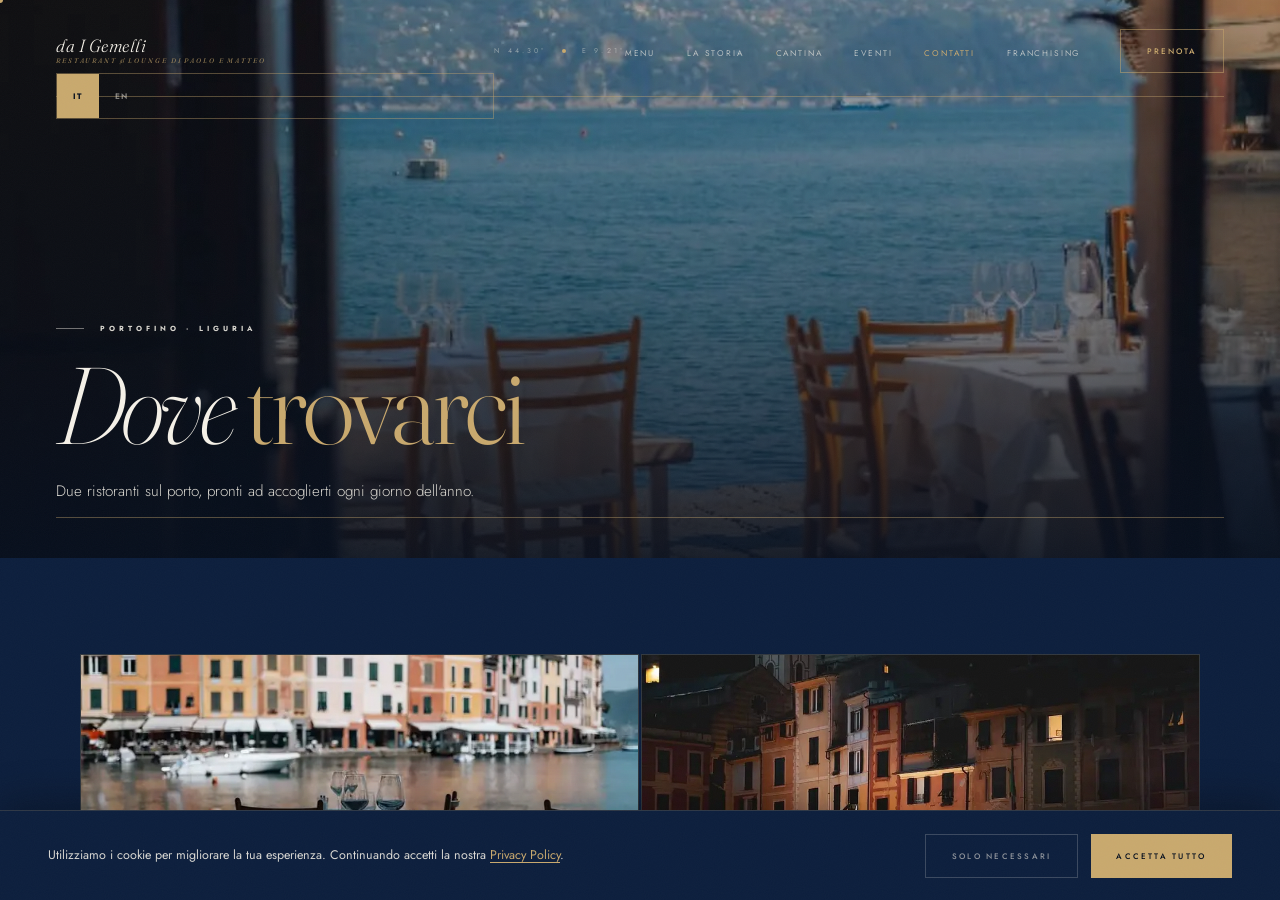
<file: contatti.html>
<!DOCTYPE html>
<html lang="it">
<head>
<meta charset="UTF-8"/>
<meta name="viewport" content="width=device-width,initial-scale=1"/>
<meta name="description" content="Dove trovare da I Gemelli a Portofino. Due sedi, orari, telefono, WhatsApp e Google Maps."/>
<meta name="theme-color" content="#07101f"/>
<meta property="og:title" content="Contatti & Dove Trovarci | da I Gemelli · Portofino"/>
<meta property="og:description" content="Dove trovare da I Gemelli a Portofino. Due sedi, orari, telefono, WhatsApp e Google Maps."/>
<title>Contatti & Dove Trovarci | da I Gemelli · Portofino</title>
<link rel="preconnect" href="https://fonts.googleapis.com"/>
<link rel="preconnect" href="https://fonts.gstatic.com" crossorigin/>
<link rel="preload" as="style" href="https://fonts.googleapis.com/css2?family=Fraunces:ital,opsz,wght@0,9..144,200;0,9..144,300;1,9..144,200;1,9..144,300&family=Jost:wght@300;400;500&display=swap" onload="this.onload=null;this.rel='stylesheet'"/>
<noscript><link rel="stylesheet" href="https://fonts.googleapis.com/css2?family=Fraunces:ital,opsz,wght@0,9..144,200;0,9..144,300;1,9..144,200;1,9..144,300&family=Jost:wght@300;400;500&display=swap"/></noscript>
<link rel="stylesheet" href="style.css?v=2"/>


<script type="application/ld+json">
{
  "@context":"https://schema.org",
  "@graph":[
    {
      "@type":"Restaurant",
      "@id":"https://daigemelli.com/#molo",
      "name":"da I Gemelli Molo",
      "alternateName":"da I Gemelli",
      "description":"Ristorante di pesce e lounge bar a Portofino dal 1850. Otto generazioni della famiglia Giovannini. Cucina di mare, crudi, oyster bar e cantina vini d'eccellenza.",
      "url":"https://daigemelli.com",
      "telephone":"+390185269089",
      "email":"info@daigemelli.com",
      "image":"https://daigemelli.com/assets/hero.jpg",
      "servesCuisine":["Italian","Seafood","Ligurian","Mediterranean"],
      "priceRange":"€€€€",
      "currenciesAccepted":"EUR",
      "paymentAccepted":"Cash, Credit Card",
      "foundingDate":"1850",
      "address":{
        "@type":"PostalAddress",
        "streetAddress":"Molo Umberto 1-5",
        "addressLocality":"Portofino",
        "addressRegion":"GE",
        "postalCode":"16034",
        "addressCountry":"IT"
      },
      "geo":{
        "@type":"GeoCoordinates",
        "latitude":44.3036,
        "longitude":9.2111
      },
      "openingHoursSpecification":[
        {"@type":"OpeningHoursSpecification","dayOfWeek":["Monday","Wednesday","Thursday","Friday","Saturday","Sunday"],"opens":"12:00","closes":"15:00"},
        {"@type":"OpeningHoursSpecification","dayOfWeek":["Monday","Wednesday","Thursday","Friday","Saturday","Sunday"],"opens":"19:00","closes":"23:00"}
      ],
      "hasMenu":"https://www.daigemelli.com/_files/ugd/67f7ff_ebb62bb31aa44353ab1e8b3e9f1c8681.pdf",
      "sameAs":[
        "https://www.instagram.com/ristorantedaigemelli/",
        "https://www.facebook.com/DaIGemelliPortofino"
      ],
      "parentOrganization":{
        "@type":"Organization",
        "name":"da I Gemelli",
        "foundingDate":"1850",
        "founder":[
          {"@type":"Person","name":"Paolo Giovannini"},
          {"@type":"Person","name":"Matteo Giovannini"}
        ]
      }
    },
    {
      "@type":"Restaurant",
      "@id":"https://daigemelli.com/#marconi",
      "name":"da I Gemelli",
      "description":"Ristorante di pesce e lounge bar a Portofino. Cucina di mare sul porto.",
      "url":"https://daigemelli.com",
      "telephone":"+390185269257",
      "email":"info@daigemelli.com",
      "servesCuisine":["Italian","Seafood","Ligurian"],
      "priceRange":"€€€€",
      "address":{
        "@type":"PostalAddress",
        "streetAddress":"Calata Marconi 7",
        "addressLocality":"Portofino",
        "addressRegion":"GE",
        "postalCode":"16034",
        "addressCountry":"IT"
      },
      "geo":{
        "@type":"GeoCoordinates",
        "latitude":44.3034,
        "longitude":9.2108
      },
      "openingHoursSpecification":[
        {"@type":"OpeningHoursSpecification","dayOfWeek":["Monday","Tuesday","Wednesday","Friday","Saturday","Sunday"],"opens":"12:00","closes":"15:00"},
        {"@type":"OpeningHoursSpecification","dayOfWeek":["Monday","Tuesday","Wednesday","Friday","Saturday","Sunday"],"opens":"19:00","closes":"23:00"}
      ]
    },
    {
      "@type":"WebSite",
      "@id":"https://daigemelli.com/#website",
      "url":"https://daigemelli.com",
      "name":"da I Gemelli · Portofino",
      "inLanguage":["it","en"],
      "description":"Ristorante di pesce e lounge bar a Portofino dal 1850."
    }
  ]
}
</script>
<link rel="alternate" hreflang="it" href="https://daigemelli.com/contatti"/>
<link rel="alternate" hreflang="en" href="https://daigemelli.com/en/contact"/>
<link rel="alternate" hreflang="x-default" href="https://daigemelli.com/contatti"/>
<link rel="icon" type="image/svg+xml" href="/favicon.svg"/>
<link rel="icon" type="image/png" sizes="16x16" href="/favicon-16x16.png"/>
<meta name="theme-color" content="#07101f"/>
<link rel="canonical" href="https://daigemelli.com/contatti"/>
</head>
<body class="">
<a class="skip" href="#main">Salta al contenuto</a>

<nav class="nav" aria-label="Principale">
  <a class="nav__brand" href="index.html" aria-label="da I Gemelli Portofino">
    <div class="nav__brand-name" style="font-family:var(--serif);font-size:1.1rem;font-weight:300;font-style:italic;color:var(--cream);letter-spacing:.03em;font-variation-settings:'opsz' 60">da I Gemelli</div>
    <div class="nav__brand-sub">Restaurant &amp; Lounge di Paolo e Matteo</div>
  </a>
  <div class="nav__center">
    <div class="nav__coord">
      <span>N 44.30°</span><span class="dot"></span><span>E 9.21°</span>
    </div>
  </div>
  <div class="nav__right">
    <ul class="nav__links"><li><a href="menu.html" class="">Menu</a></li><li><a href="storia.html" class="">La Storia</a></li><li><a href="cantina.html" class="">Cantina</a></li><li><a href="eventi.html" class="">Eventi</a></li><li><a href="contatti.html" class="active">Contatti</a></li><li><a href="franchising.html" class="">Franchising</a></li></ul>
    <a class="nav__cta" data-mag href="https://www.daigemelli.com/prenotazioni" target="_blank" rel="noopener"><span>Prenota</span></a>
    <button class="burger" aria-label="Menu" aria-expanded="false"><span></span><span></span><span></span></button>
  </div>


<div class="lang-toggle">
      <span class="lang-btn active">IT</span>
      <a href="/en/contact" class="lang-btn" hreflang="en">EN</a>
    </div>
</nav>
<div class="mmenu" id="mmenu" role="dialog" aria-modal="true" aria-label="Menu mobile">
  <ul class="mmenu__nav"><li><a href="menu.html">Menu</a></li><li><a href="storia.html">La Storia</a></li><li><a href="cantina.html">Cantina</a></li><li><a href="eventi.html">Eventi</a></li><li><a href="contatti.html">Contatti</a></li>
      <li><a href="franchising.html">Franchising</a></li></ul>
    <div class="mmenu__lang"><span class="mmenu__lang-btn active">IT</span><a href="/en/contact" class="mmenu__lang-btn">EN</a></div>
  <div class="mmenu__cta-wrap">
    <a class="mmenu__cta" href="https://www.daigemelli.com/prenotazioni" target="_blank" rel="noopener">Prenota un Tavolo</a>
  </div>
  <div class="mmenu__social">
    <a href="https://www.instagram.com/ristorantedaigemelli/" target="_blank" rel="noopener" aria-label="Instagram"><svg viewBox="0 0 24 24" fill="none" stroke="currentColor" stroke-width="1.5" stroke-linecap="round" stroke-linejoin="round"><rect x="3" y="3" width="18" height="18" rx="5"/><path d="M16 11.37A4 4 0 1 1 12.63 8 4 4 0 0 1 16 11.37z"/><circle cx="17.5" cy="6.5" r=".6" fill="currentColor"/></svg></a>
    <a href="https://www.facebook.com/DaIGemelliPortofino" target="_blank" rel="noopener" aria-label="Facebook"><svg viewBox="0 0 24 24" fill="none" stroke="currentColor" stroke-width="1.5" stroke-linecap="round" stroke-linejoin="round"><path d="M18 2h-3a5 5 0 0 0-5 5v3H7v4h3v8h4v-8h3l1-4h-4V7a1 1 0 0 1 1-1h3z"/></svg></a>
  </div>
</div>
<main id="main">
<div class="page-hero">
  <div class="page-hero__bg"><img src="[data-uri]" alt="Terrazza da I Gemelli con vista mare" class="" loading="eager"/></div>
  <div class="page-hero__veil"></div>
  <div class="page-hero__frame-t"></div>
  <div class="page-hero__frame-b"></div>
  <div class="page-hero__content">
    <p class="page-hero__tag"><span class="hline"></span> Portofino · Liguria</p>
    <h1 class="page-hero__h1">Dove <em>trovarci</em></h1>
    <p class="page-hero__sub">Due ristoranti sul porto, pronti ad accoglierti ogni giorno dell'anno.</p>
  </div>
</div>


<!-- Location cards -->
<section style="background:var(--bg1);padding:6rem 0 0">
  <div class="wrap">
    <div class="contatti-locations">
      <div class="c-loc-card reveal">
        <div class="c-loc-card__img"><img src="[data-uri]" alt="Tavoli da I Gemelli Molo" class="" loading="lazy"/></div>
        <div class="c-loc-card__body">
          <p class="c-loc-card__tag">Sede I</p>
          <h2 class="c-loc-card__name">da I Gemelli Molo</h2>
          <address class="c-loc-card__addr">Molo Umberto 1-5 · 16034 Portofino (GE)</address>
          <div class="c-loc-card__info">
            <div class="c-loc-info"><span class="c-loc-info__label">Telefono</span><a href="tel:+390185269089" class="c-loc-info__val">+39 0185 269089</a></div>
            <div class="c-loc-info"><span class="c-loc-info__label">Giorno di chiusura</span><span class="c-loc-info__val" style="color:var(--terra)">Martedì</span></div>
            <div class="c-loc-info"><span class="c-loc-info__label">Pranzo</span><span class="c-loc-info__val">12:00 – 15:00</span></div>
            <div class="c-loc-info"><span class="c-loc-info__label">Cena</span><span class="c-loc-info__val">19:00 – 23:00</span></div>
          </div>
          <a href="https://maps.google.com/?q=Molo+Umberto+1-5+Portofino" target="_blank" rel="noopener" class="c-loc-card__map">Apri in Google Maps →</a>
        </div>
      </div>
      <div class="c-loc-card reveal d1">
        <div class="c-loc-card__img"><img src="[data-uri]" alt="Portofino di notte" class="" loading="lazy"/></div>
        <div class="c-loc-card__body">
          <p class="c-loc-card__tag">Sede II</p>
          <h2 class="c-loc-card__name">da I Gemelli</h2>
          <address class="c-loc-card__addr">Calata Marconi 7 · 16034 Portofino (GE)</address>
          <div class="c-loc-card__info">
            <div class="c-loc-info"><span class="c-loc-info__label">Telefono</span><a href="tel:+390185269257" class="c-loc-info__val">+39 0185 269257</a></div>
            <div class="c-loc-info"><span class="c-loc-info__label">Giorno di chiusura</span><span class="c-loc-info__val" style="color:var(--terra)">Giovedì</span></div>
            <div class="c-loc-info"><span class="c-loc-info__label">Pranzo</span><span class="c-loc-info__val">12:00 – 15:00</span></div>
            <div class="c-loc-info"><span class="c-loc-info__label">Cena</span><span class="c-loc-info__val">19:00 – 23:00</span></div>
          </div>
          <a href="https://maps.google.com/?q=Calata+Marconi+7+Portofino" target="_blank" rel="noopener" class="c-loc-card__map">Apri in Google Maps →</a>
        </div>
      </div>
    </div>
  </div>
</section>

<!-- Contact bar -->
<section class="c-contact-bar">
  <div class="wrap">
    <div class="c-contact-bar__grid">
      <div class="c-contact-item reveal">
        <p class="c-contact-item__label">WhatsApp</p>
        <p class="c-contact-item__desc">Prenota, info sul Loft o eventi privati. Risposta entro poche ore.</p>
        <p style="font-size:.7rem;color:rgba(245,241,232,.3);margin-top:.8rem">+39 333 529 7759</p>
      </div>
      <div class="c-contact-item reveal d1" style="border-left:1px solid var(--line);border-right:1px solid var(--line)">
        <p class="c-contact-item__label">Email</p>
        <p class="c-contact-item__desc">Preventivi eventi, richieste formali e collaborazioni.</p>
        <a href="mailto:info@daigemelli.com" class="btn btn--outline" data-mag><span>info@daigemelli.com</span></a>
      </div>
      <div class="c-contact-item reveal d2">
        <p class="c-contact-item__label">Social</p>
        <p class="c-contact-item__desc">Seguici per piatti del giorno, eventi e vita sul porto.</p>
        <div style="display:flex;gap:.8rem;flex-wrap:wrap;margin-top:1.2rem">
          <a href="https://www.instagram.com/ristorantedaigemelli/" target="_blank" rel="noopener" class="c-social-btn"><svg viewBox="0 0 24 24" fill="none" stroke="currentColor" stroke-width="1.5" stroke-linecap="round" stroke-linejoin="round"><rect x="3" y="3" width="18" height="18" rx="5"/><path d="M16 11.37A4 4 0 1 1 12.63 8 4 4 0 0 1 16 11.37z"/><circle cx="17.5" cy="6.5" r=".6" fill="currentColor"/></svg> Instagram</a>
          <a href="https://www.facebook.com/DaIGemelliPortofino" target="_blank" rel="noopener" class="c-social-btn"><svg viewBox="0 0 24 24" fill="none" stroke="currentColor" stroke-width="1.5" stroke-linecap="round" stroke-linejoin="round"><path d="M18 2h-3a5 5 0 0 0-5 5v3H7v4h3v8h4v-8h3l1-4h-4V7a1 1 0 0 1 1-1h3z"/></svg> Facebook</a>
        </div>
      </div>
    </div>
  </div>
</section>

<!-- Come arrivare -->
<section style="background:var(--bg2);padding:6rem 0;border-top:1px solid var(--line)">
  <div class="wrap">
    <p class="sec-tag reveal" style="justify-content:center"><span class="hline"></span> Come arrivare <span class="hline"></span></p>
    <h2 class="sec-h light reveal d1" style="text-align:center;margin-bottom:3rem">Raggiungici a <em>Portofino</em></h2>
    <div class="c-arrive-grid">
      <div class="c-arrive-item reveal"><p class="c-arrive-icon">⚓</p><p class="c-arrive-title">In Barca</p><p class="c-arrive-desc">Il ristorante è a pochi metri dall'approdo del Molo. Banchine per ormeggio disponibili nel porto.</p></div>
      <div class="c-arrive-item reveal d1"><p class="c-arrive-icon">🚗</p><p class="c-arrive-title">In Auto</p><p class="c-arrive-desc">Parcheggio a Santa Margherita Ligure. Da lì navetta o taxi-boat per Portofino (10 min).</p></div>
      <div class="c-arrive-item reveal d2"><p class="c-arrive-icon">🚢</p><p class="c-arrive-title">In Traghetto</p><p class="c-arrive-desc">Battelli da Rapallo, S. Margherita Ligure e Camogli. Arrivo diretto al porto.</p></div>
      <div class="c-arrive-item reveal d3"><p class="c-arrive-icon">🚂</p><p class="c-arrive-title">In Treno</p><p class="c-arrive-desc">Stazione Santa Margherita Ligure (Genova–La Spezia). Bus o taxi fino a Portofino (15 min).</p></div>
    </div>
  </div>
</section>

<div class="map-wrap">
  <iframe src="https://www.google.com/maps?q=Portofino+Molo+Umberto+Ristorante&output=embed&hl=it"
    loading="lazy" referrerpolicy="no-referrer-when-downgrade"
    title="da I Gemelli Portofino" aria-label="Mappa Portofino"></iframe>
</div>


<div class="fullbleed fullbleed--mid">
  <div class="fullbleed__img"><img src="[data-uri]" alt="Tavoli da I Gemelli con vista porto" class="" loading="lazy"/></div>
  <div class="fullbleed__veil" style="background:rgba(7,16,31,.7)"></div>
  <div class="fullbleed__content" style="display:flex;align-items:center;justify-content:center;height:100%;text-align:center">
    <div>
      <p class="sec-h light reveal" style="font-size:clamp(2rem,4.5vw,5rem)"><em>Ci vediamo</em><br/>a Portofino</p>
      <p class="reveal d1" style="margin-top:1.5rem">
        <a class="btn btn--gold" data-mag href="https://www.daigemelli.com/prenotazioni" target="_blank" rel="noopener"><span>Prenota il tuo tavolo</span></a>
      </p>
    </div>
  </div>
</div>
</main>
<footer class="footer" aria-label="Footer">
  <div class="wrap">
    <div class="footer__wordmark" aria-hidden="true">da I Gemelli</div>
    <div class="footer__grid">
      <div>
        <p class="footer__brand">da I Gemelli</p>
        <p class="footer__tag">Ristorante di pesce e lounge bar sul porto di Portofino. Otto generazioni della famiglia Giovannini dal 1850.</p>
        <div class="footer__social">
          <a href="https://www.instagram.com/ristorantedaigemelli/" target="_blank" rel="noopener" aria-label="Instagram"><svg viewBox="0 0 24 24" fill="none" stroke="currentColor" stroke-width="1.5" stroke-linecap="round" stroke-linejoin="round"><rect x="3" y="3" width="18" height="18" rx="5"/><path d="M16 11.37A4 4 0 1 1 12.63 8 4 4 0 0 1 16 11.37z"/><circle cx="17.5" cy="6.5" r=".6" fill="currentColor"/></svg></a>
          <a href="https://www.facebook.com/DaIGemelliPortofino" target="_blank" rel="noopener" aria-label="Facebook"><svg viewBox="0 0 24 24" fill="none" stroke="currentColor" stroke-width="1.5" stroke-linecap="round" stroke-linejoin="round"><path d="M18 2h-3a5 5 0 0 0-5 5v3H7v4h3v8h4v-8h3l1-4h-4V7a1 1 0 0 1 1-1h3z"/></svg></a>
          <a href="https://wa.me/393335297759?text=Ciao%2C%20vorrei%20informazioni%20su%20da%20I%20Gemelli" target="_blank" rel="noopener" aria-label="WhatsApp" style="background:#25D366;border-color:#25D366;color:#fff"><svg viewBox="0 0 24 24" fill="currentColor" aria-hidden="true"><path d="M17.472 14.382c-.297-.149-1.758-.867-2.03-.967-.273-.099-.471-.148-.67.15-.197.297-.767.966-.94 1.164-.173.199-.347.223-.644.075-.297-.15-1.255-.463-2.39-1.475-.883-.788-1.48-1.761-1.653-2.059-.173-.297-.018-.458.13-.606.134-.133.298-.347.446-.52.149-.174.198-.298.298-.497.099-.198.05-.371-.025-.52-.075-.149-.669-1.612-.916-2.207-.242-.579-.487-.5-.669-.51-.173-.008-.371-.01-.57-.01-.198 0-.52.074-.792.372-.272.297-1.04 1.016-1.04 2.479 0 1.462 1.065 2.875 1.213 3.074.149.198 2.096 3.2 5.077 4.487.709.306 1.262.489 1.694.625.712.227 1.36.195 1.871.118.571-.085 1.758-.719 2.006-1.413.248-.694.248-1.289.173-1.413-.074-.124-.272-.198-.57-.347m-5.421 7.403h-.004a9.87 9.87 0 0 1-5.031-1.378l-.361-.214-3.741.982.998-3.648-.235-.374a9.86 9.86 0 0 1-1.51-5.26c.001-5.45 4.436-9.884 9.888-9.884 2.64 0 5.122 1.03 6.988 2.898a9.825 9.825 0 0 1 2.893 6.994c-.003 5.45-4.437 9.884-9.885 9.884m8.413-18.297A11.815 11.815 0 0 0 12.05 0C5.495 0 .16 5.335.157 11.892c0 2.096.547 4.142 1.588 5.945L.057 24l6.305-1.654a11.882 11.882 0 0 0 5.683 1.448h.005c6.554 0 11.89-5.335 11.893-11.893a11.821 11.821 0 0 0-3.48-8.413Z"/></svg></a>
        </div>
      </div>
      <div class="footer__col">
        <h4>da I Gemelli Molo</h4>
        <address>Molo Umberto 1-5<br/>16034 Portofino (GE)<br/><br/>
          <a href="tel:+390185269089">+39 0185 269089</a><br/>Chiuso il Martedì
        </address>
      </div>
      <div class="footer__col">
        <h4>da I Gemelli</h4>
        <address>Calata Marconi 7<br/>16034 Portofino (GE)<br/><br/>
          <a href="tel:+390185269257">+39 0185 269257</a><br/>Chiuso il Giovedì
        </address>
      </div>
      <div class="footer__col">
        <h4>Orari</h4>
        <p>Pranzo: 12:00 – 15:00<br/>Cena: 19:00 – 23:00</p>
        <h4 style="margin-top:1.5rem">Contatti</h4>
        <p><a href="mailto:info@daigemelli.com">info@daigemelli.com</a><br/>
        <a href="https://wa.me/393335297759?text=Ciao%2C%20vorrei%20informazioni%20su%20da%20I%20Gemelli">WhatsApp</a></p>
      </div>
    </div>
    <div class="footer__bottom">
      <p class="footer__copy">&copy; MMXXVI da I Gemelli · Portofino</p>
      <p class="footer__piva">Giovannini Matteo &amp; C. snc · P.IVA 00179550991</p>
    </div>
  </div>
</footer>

<script src="main.js" defer></script>
<a class="mobile-cta-sticky" href="https://www.daigemelli.com/prenotazioni" target="_blank" rel="noopener" aria-label="Prenota un tavolo">Prenota un Tavolo</a>
<a class="wa-float" href="https://wa.me/393335297759?text=Ciao%2C%20vorrei%20informazioni%20su%20da%20I%20Gemelli" target="_blank" rel="noopener" aria-label="WhatsApp"><svg viewBox="0 0 24 24" fill="currentColor" aria-hidden="true"><path d="M17.472 14.382c-.297-.149-1.758-.867-2.03-.967-.273-.099-.471-.148-.67.15-.197.297-.767.966-.94 1.164-.173.199-.347.223-.644.075-.297-.15-1.255-.463-2.39-1.475-.883-.788-1.48-1.761-1.653-2.059-.173-.297-.018-.458.13-.606.134-.133.298-.347.446-.52.149-.174.198-.298.298-.497.099-.198.05-.371-.025-.52-.075-.149-.669-1.612-.916-2.207-.242-.579-.487-.5-.669-.51-.173-.008-.371-.01-.57-.01-.198 0-.52.074-.792.372-.272.297-1.04 1.016-1.04 2.479 0 1.462 1.065 2.875 1.213 3.074.149.198 2.096 3.2 5.077 4.487.709.306 1.262.489 1.694.625.712.227 1.36.195 1.871.118.571-.085 1.758-.719 2.006-1.413.248-.694.248-1.289.173-1.413-.074-.124-.272-.198-.57-.347m-5.421 7.403h-.004a9.87 9.87 0 0 1-5.031-1.378l-.361-.214-3.741.982.998-3.648-.235-.374a9.86 9.86 0 0 1-1.51-5.26c.001-5.45 4.436-9.884 9.888-9.884 2.64 0 5.122 1.03 6.988 2.898a9.825 9.825 0 0 1 2.893 6.994c-.003 5.45-4.437 9.884-9.885 9.884m8.413-18.297A11.815 11.815 0 0 0 12.05 0C5.495 0 .16 5.335.157 11.892c0 2.096.547 4.142 1.588 5.945L.057 24l6.305-1.654a11.882 11.882 0 0 0 5.683 1.448h.005c6.554 0 11.89-5.335 11.893-11.893a11.821 11.821 0 0 0-3.48-8.413Z"/></svg></a>
</body>
</html>
</file>
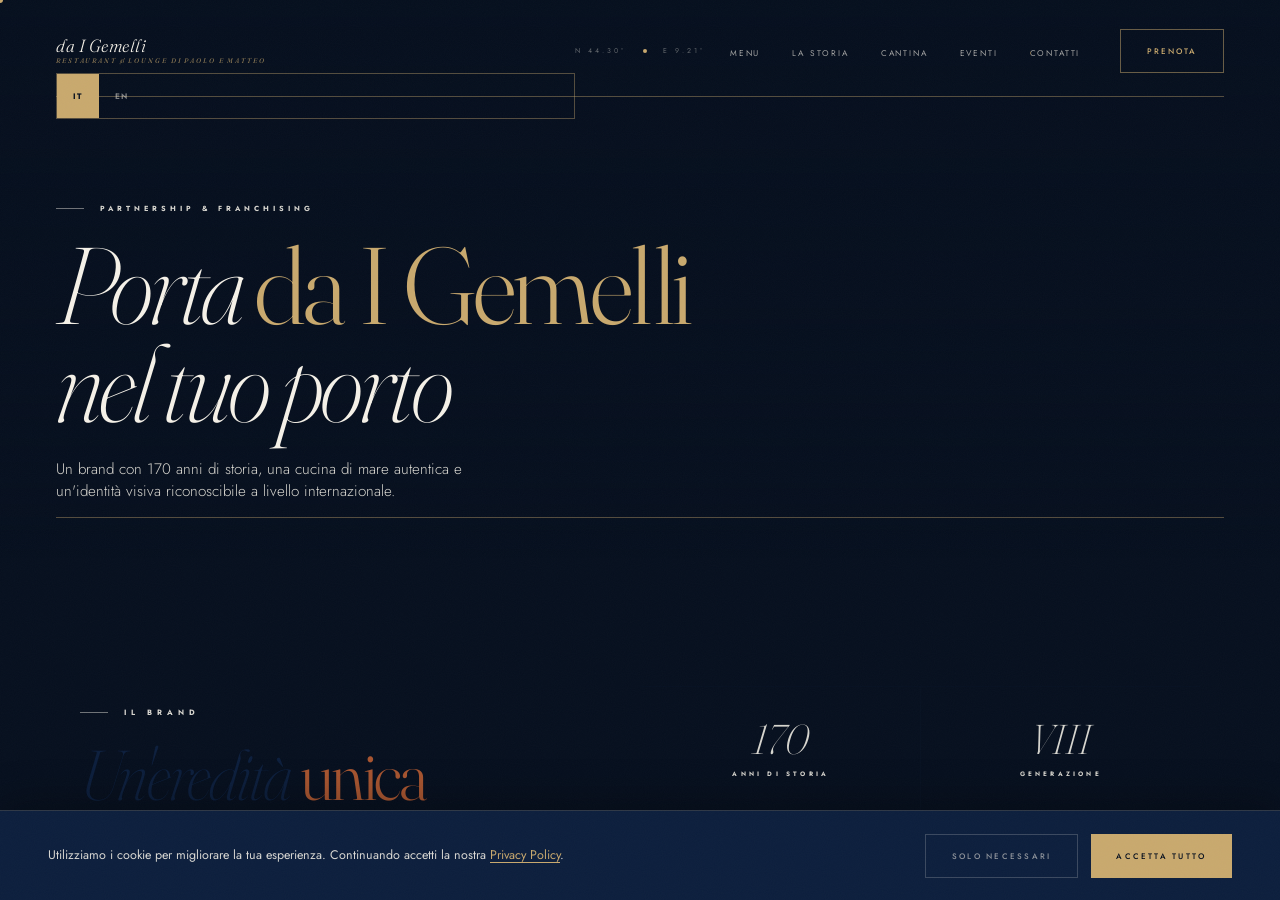
<file: franchising.html>
<!DOCTYPE html>
<html lang="it">
<head>
<meta charset="UTF-8"/>
<meta name="viewport" content="width=device-width,initial-scale=1"/>
<meta name="description" content="Partnership e franchising da I Gemelli: porta 170 anni di storia gastronomica di Portofino in nuove destinazioni di eccellenza."/>
<link rel="alternate" hreflang="it" href="https://daigemelli.com/franchising"/>
<title>Franchising | da I Gemelli · Portofino</title>
<link rel="preconnect" href="https://fonts.googleapis.com"/>
<link rel="preconnect" href="https://fonts.gstatic.com" crossorigin/>
<link rel="preload" as="style" href="https://fonts.googleapis.com/css2?family=Fraunces:ital,opsz,wght@0,9..144,200;0,9..144,300;1,9..144,200;1,9..144,300&family=Jost:wght@300;400;500;700&display=swap" onload="this.onload=null;this.rel='stylesheet'"/>
<noscript><link rel="stylesheet" href="https://fonts.googleapis.com/css2?family=Fraunces:ital,opsz,wght@0,9..144,200;1,9..144,200;1,9..144,300&family=Jost:wght@400;500;700&display=swap"/></noscript>
<link rel="stylesheet" href="style.css?v=2"/>
<script type="application/ld+json">{"@context":"https://schema.org","@type":"WebPage","name":"Franchising da I Gemelli · Portofino","url":"https://daigemelli.com/franchising","description":"Partnership e franchising con da I Gemelli: porta l'autenticità di Portofino in nuove destinazioni di eccellenza."}</script>
<link rel="icon" type="image/svg+xml" href="/favicon.svg"/>
<link rel="icon" type="image/png" sizes="16x16" href="/favicon-16x16.png"/>
<meta name="theme-color" content="#07101f"/>
<link rel="canonical" href="https://daigemelli.com/franchising"/>
</head>
<body>
<nav class="nav" aria-label="Principale">
  <a class="nav__brand" href="index.html" aria-label="da I Gemelli Portofino">
    <div style="font-family:var(--serif);font-size:1.1rem;font-weight:300;font-style:italic;color:var(--cream);letter-spacing:.03em;font-variation-settings:'opsz' 60">da I Gemelli</div>
    <div style="font-size:.42rem;font-weight:400;letter-spacing:.28em;text-transform:uppercase;color:rgba(201,169,110,.75);margin-top:.25rem">Restaurant &amp; Lounge di Paolo e Matteo</div>
  </a>
  <div class="nav__center">
    <div class="nav__coord" style="font-size:.44rem;letter-spacing:.44em;color:rgba(245,241,232,.38);display:flex;align-items:center;gap:1rem;justify-content:center">
      <span>N 44.30°</span><span style="width:4px;height:4px;border-radius:50%;background:var(--gold)"></span><span>E 9.21°</span>
    </div>
  </div>
  <div class="nav__right">
    <ul class="nav__links">
      <li><a href="menu.html">Menu</a></li>
      <li><a href="storia.html">La Storia</a></li>
      <li><a href="cantina.html">Cantina</a></li>
      
      <li><a href="eventi.html">Eventi</a></li>
      <li><a href="contatti.html">Contatti</a></li>
    </ul>
    
    <a class="nav__cta" data-mag href="https://www.daigemelli.com/prenotazioni" target="_blank" rel="noopener"><span>Prenota</span></a>
    <button class="burger" aria-label="Menu" aria-expanded="false"><span></span><span></span><span></span></button>
  </div>
<div class="lang-toggle">
      <span class="lang-btn active">IT</span>
      <a href="/en/franchising" class="lang-btn" hreflang="en">EN</a>
    </div>
</nav>

<main id="main">

<div class="page-hero franc-hero">
  <div class="page-hero__bg" style="background:linear-gradient(135deg,var(--deep) 0%,var(--bg1) 60%,var(--bg3) 100%)"></div>
  <div class="page-hero__veil"></div>
  <div class="page-hero__frame-t"></div>
  <div class="page-hero__frame-b"></div>
  <div class="page-hero__content">
    <p class="page-hero__tag"><span class="hline"></span> Partnership &amp; Franchising</p>
    <h1 class="page-hero__h1">Porta <em>da I Gemelli</em><br/>nel tuo porto</h1>
    <p class="page-hero__sub">Un brand con 170 anni di storia, una cucina di mare autentica e un'identità visiva riconoscibile a livello internazionale.</p>
  </div>
</div>

<section class="franc-intro">
  <div class="wrap">
    <div class="split" style="grid-template-columns:1fr 1.2fr;gap:6rem;align-items:center">
      <div class="reveal">
        <p class="sec-tag terra"><span class="hline"></span> Il Brand</p>
        <h2 class="sec-h dark">Un'eredità<em class="t"> unica</em></h2>
        <p class="sec-body dark">da I Gemelli non è solo un ristorante — è una delle storie di ospitalità più longeve d'Italia. Otto generazioni sul porto di Portofino hanno costruito un brand riconosciuto da una clientela internazionale esigente: viaggiatori, appassionati di gastronomia, amanti del Mediterraneo.</p>
        <p class="sec-body dark" style="margin-top:1rem">La nostra proposta di franchising permette a partner selezionati di portare questa eredità in nuove destinazioni d'eccellenza, mantenendo intatti i valori fondanti: autenticità, qualità della materia prima, servizio raffinato.</p>
      </div>
      <div class="reveal d1">
        <div class="stats-row" style="border-color:rgba(13,31,61,.12)">
          <div class="stat" style="border-color:rgba(13,31,61,.12)">
            <p class="stat__n" style="color:var(--terra)">170</p>
            <p class="stat__l" style="color:rgba(13,31,61,.4)">Anni di storia</p>
          </div>
          <div class="stat" style="border-color:rgba(13,31,61,.12)">
            <p class="stat__n" style="color:var(--terra)">VIII</p>
            <p class="stat__l" style="color:rgba(13,31,61,.4)">Generazione</p>
          </div>
        </div>
        <div class="stats-row" style="border-color:rgba(13,31,61,.12);margin-top:0">
          <div class="stat" style="border-color:rgba(13,31,61,.12)">
            <p class="stat__n" style="color:var(--terra)">II</p>
            <p class="stat__l" style="color:rgba(13,31,61,.4)">Sedi originali</p>
          </div>
          <div class="stat" style="border-color:rgba(13,31,61,.12)">
            <p class="stat__n" style="color:var(--terra)">€€€€</p>
            <p class="stat__l" style="color:rgba(13,31,61,.4)">Fascia premium</p>
          </div>
        </div>
        <p class="pull-quote" style="border-color:var(--terra);color:var(--ink);margin-top:2rem">"L'autenticità non si replica — si tramanda. Cerchiamo partner che condividano questa filosofia."</p>
        <p style="font-size:.6rem;color:rgba(13,31,61,.35);font-style:italic">— Paolo &amp; Matteo Giovannini</p>
      </div>
    </div>
  </div>
</section>

<section class="franc-cards">
  <div class="wrap">
    <p class="sec-tag reveal" style="justify-content:center"><span class="hline"></span> Cosa offriamo <span class="hline"></span></p>
    <h2 class="sec-h light reveal d1" style="text-align:center;margin-bottom:.5rem">Il <em>pacchetto</em> completo</h2>
    <div class="franc-grid">
      <div class="franc-card reveal">
        <p class="franc-card__n">I</p>
        <p class="franc-card__title">Brand &amp; Identità</p>
        <p class="franc-card__desc">Licenza d'uso del brand da I Gemelli, manuale d'identità visiva completo, direzione artistica del locale e supervisione del design degli spazi.</p>
      </div>
      <div class="franc-card reveal d1">
        <p class="franc-card__n">II</p>
        <p class="franc-card__title">Ricette &amp; Know-how</p>
        <p class="franc-card__desc">Accesso al ricettario storico della famiglia Giovannini, training chef in loco a Portofino, selezione e qualifica dei fornitori locali di materia prima.</p>
      </div>
      <div class="franc-card reveal d2">
        <p class="franc-card__n">III</p>
        <p class="franc-card__title">Formazione Staff</p>
        <p class="franc-card__desc">Programma di formazione completo per sala e cucina. Standard di servizio, gestione cantina vini, protocolli di accoglienza del brand.</p>
      </div>
      <div class="franc-card reveal">
        <p class="franc-card__n">IV</p>
        <p class="franc-card__title">Supporto Operativo</p>
        <p class="franc-card__desc">Affiancamento continuo nei primi sei mesi di apertura. Visite periodiche di Paolo o Matteo per mantenere gli standard qualitativi.</p>
      </div>
      <div class="franc-card reveal d1">
        <p class="franc-card__n">V</p>
        <p class="franc-card__title">Cantina &amp; Fornitori</p>
        <p class="franc-card__desc">Accesso alla rete di fornitori preferenziali: cantina vini, produttori di pesce fresco certificato, olio ligure DOP, pasta artigianale.</p>
      </div>
      <div class="franc-card reveal d2">
        <p class="franc-card__n">VI</p>
        <p class="franc-card__title">Marketing &amp; PR</p>
        <p class="franc-card__desc">Inclusione nel sito ufficiale, supporto per le attività di comunicazione locali, accesso ai materiali fotografici e al brand kit completo.</p>
      </div>
    </div>
  </div>
</section>

<section class="franc-process">
  <div class="wrap">
    <p class="sec-tag reveal" style="justify-content:center"><span class="hline"></span> Come iniziare <span class="hline"></span></p>
    <h2 class="sec-h light reveal d1" style="text-align:center;margin-bottom:1rem">Il <em>processo</em></h2>
    <div class="franc-steps">
      <div class="franc-step reveal">
        <p class="franc-step__n">01</p>
        <p class="franc-step__title">Candidatura</p>
        <p class="franc-step__desc">Invia una presentazione riservata: concept della location, città target, esperienza nel settore hospitality.</p>
      </div>
      <div class="franc-step reveal d1">
        <p class="franc-step__n">02</p>
        <p class="franc-step__title">Valutazione</p>
        <p class="franc-step__desc">Paolo e Matteo analizzano la candidatura. Primo incontro riservato a Portofino o nella location proposta.</p>
      </div>
      <div class="franc-step reveal d2">
        <p class="franc-step__n">03</p>
        <p class="franc-step__title">Accordo</p>
        <p class="franc-step__desc">Definizione dei termini di partnership, area di esclusività, durata dell'accordo e piano di sviluppo.</p>
      </div>
      <div class="franc-step reveal d3">
        <p class="franc-step__n">04</p>
        <p class="franc-step__title">Apertura</p>
        <p class="franc-step__desc">Formazione staff a Portofino, supervisione design e setup, affiancamento nell'apertura e nei primi mesi.</p>
      </div>
    </div>
  </div>
</section>

<section class="franc-cta">
  <div class="wrap">
    <p class="sec-tag reveal" style="justify-content:center"><span class="hline"></span> Contatto riservato <span class="hline"></span></p>
    <h2 class="sec-h light reveal d1" style="margin-bottom:1.5rem">Scrivici <em>in forma riservata</em></h2>
    <p class="sec-body light reveal d2" style="text-align:center;max-width:52ch;margin:0 auto 2.5rem">Le candidature sono valutate con la massima riservatezza. Accettiamo un numero limitato di partner per garantire la qualità del brand.</p>
    <div class="reveal d3" style="display:flex;gap:1rem;justify-content:center;flex-wrap:wrap">
      <a class="btn btn--gold" data-mag href="mailto:info@daigemelli.com?subject=Franchising%20da%20I%20Gemelli"><span>Scrivi via email</span></a>
    </div>
    <p class="franc-disclaimer reveal d4">da I Gemelli si riserva il diritto di selezionare i partner in base a criteri di qualità, coerenza con i valori del brand e potenziale della location. Non tutte le candidature vengono accettate.</p>
  </div>
</section>

</main>

<footer class="footer" aria-label="Footer">
  <div class="wrap">
    <div class="footer__wordmark" aria-hidden="true">da I Gemelli</div>
    <div class="footer__grid">
      <div>
        <p class="footer__brand">da I Gemelli</p>
        <p class="footer__tag">Ristorante di pesce e lounge bar sul porto di Portofino. Otto generazioni della famiglia Giovannini dal 1850.</p>
      </div>
      <div class="footer__col"><h4>Contatti</h4><address>
        <a href="tel:+390185269089">+39 0185 269089</a><br/>
        <a href="mailto:info@daigemelli.com">info@daigemelli.com</a>
      </address></div>
      <div class="footer__col"><h4>Pagine</h4><p>
        <a href="index.html">Home</a><br/>
        <a href="menu.html">Il Menu</a><br/>
        <a href="cantina.html">Cantina</a><br/>
        <a href="eventi.html">Private Events</a>
      </p></div>
      <div class="footer__col"><h4>Legal</h4><p>
        Giovannini Matteo &amp; C. snc<br/>P.IVA 00179550991<br/>
        16034 Portofino (GE)
      </p></div>
    </div>
    <div class="footer__bottom">
      <p class="footer__copy">&copy; MMXXVI da I Gemelli · Portofino</p>
      <p class="footer__piva">Edizione MMXXVI</p>
    </div>
  </div>
</footer>


<script src="main.js" defer></script>
<a class="mobile-cta-sticky" href="https://www.daigemelli.com/prenotazioni" target="_blank" rel="noopener" aria-label="Prenota un tavolo">Prenota un Tavolo</a>
<a class="wa-float" href="https://wa.me/393335297759?text=Ciao%2C%20vorrei%20informazioni%20su%20da%20I%20Gemelli" target="_blank" rel="noopener" aria-label="WhatsApp"><svg viewBox="0 0 24 24" fill="currentColor" aria-hidden="true"><path d="M17.472 14.382c-.297-.149-1.758-.867-2.03-.967-.273-.099-.471-.148-.67.15-.197.297-.767.966-.94 1.164-.173.199-.347.223-.644.075-.297-.15-1.255-.463-2.39-1.475-.883-.788-1.48-1.761-1.653-2.059-.173-.297-.018-.458.13-.606.134-.133.298-.347.446-.52.149-.174.198-.298.298-.497.099-.198.05-.371-.025-.52-.075-.149-.669-1.612-.916-2.207-.242-.579-.487-.5-.669-.51-.173-.008-.371-.01-.57-.01-.198 0-.52.074-.792.372-.272.297-1.04 1.016-1.04 2.479 0 1.462 1.065 2.875 1.213 3.074.149.198 2.096 3.2 5.077 4.487.709.306 1.262.489 1.694.625.712.227 1.36.195 1.871.118.571-.085 1.758-.719 2.006-1.413.248-.694.248-1.289.173-1.413-.074-.124-.272-.198-.57-.347m-5.421 7.403h-.004a9.87 9.87 0 0 1-5.031-1.378l-.361-.214-3.741.982.998-3.648-.235-.374a9.86 9.86 0 0 1-1.51-5.26c.001-5.45 4.436-9.884 9.888-9.884 2.64 0 5.122 1.03 6.988 2.898a9.825 9.825 0 0 1 2.893 6.994c-.003 5.45-4.437 9.884-9.885 9.884m8.413-18.297A11.815 11.815 0 0 0 12.05 0C5.495 0 .16 5.335.157 11.892c0 2.096.547 4.142 1.588 5.945L.057 24l6.305-1.654a11.882 11.882 0 0 0 5.683 1.448h.005c6.554 0 11.89-5.335 11.893-11.893a11.821 11.821 0 0 0-3.48-8.413Z"/></svg></a>
</body>
</html>
</file>
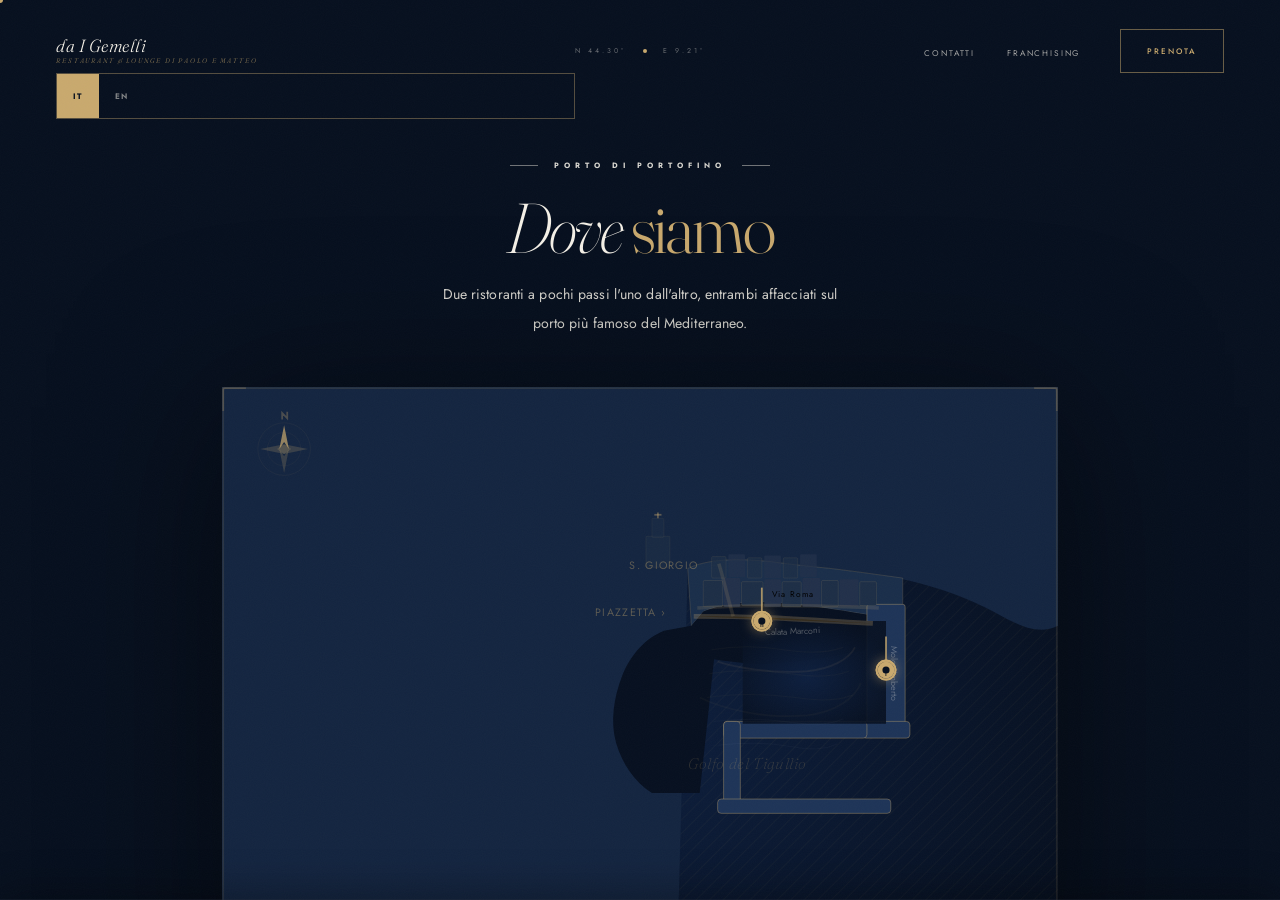
<file: mappa.html>
<!DOCTYPE html>
<html lang="it">
<head>
<meta charset="UTF-8"/>
<meta name="viewport" content="width=device-width,initial-scale=1"/>
<title>Come trovarci — da I Gemelli · Portofino</title>
<meta name="description" content="Mappa interattiva di Portofino con la posizione dei due ristoranti da I Gemelli sul porto."/>
<link rel="preconnect" href="https://fonts.googleapis.com"/>
<link rel="preconnect" href="https://fonts.gstatic.com" crossorigin/>
<link rel="preload" as="style" href="https://fonts.googleapis.com/css2?family=Fraunces:ital,opsz,wght@0,9..144,200;1,9..144,200;1,9..144,300&family=Jost:wght@400;500&display=swap" onload="this.onload=null;this.rel='stylesheet'"/>
<noscript><link rel="stylesheet" href="https://fonts.googleapis.com/css2?family=Fraunces:ital,opsz,wght@0,9..144,200;1,9..144,200;1,9..144,300&family=Jost:wght@400;500&display=swap"/></noscript>
<link rel="stylesheet" href="style.css?v=2"/>
<style>
/* Map page */
.map-page{background:var(--bg);min-height:100svh;padding-top:5rem}
.map-page__hero{padding:5rem 0 3rem;text-align:center}
.map-wrapper{
  max-width:900px;margin:0 auto;padding:0 2rem 6rem;
}
/* SVG Container */
.porto-map{
  width:100%;max-width:860px;margin:0 auto;
  position:relative;overflow:visible;
  filter:drop-shadow(0 20px 80px rgba(0,0,0,.5));
}
.porto-map svg{width:100%;height:auto;display:block}

/* Map elements */
.map-water{fill:#071020}
.map-sea{fill:#0a1830}
.map-land{fill:#142540}
.map-quay{fill:#1a2e4a;stroke:#c9a96e;stroke-width:.5;stroke-opacity:.3}
.map-molo{fill:#1e3458;stroke:#c9a96e;stroke-width:.8;stroke-opacity:.4}
.map-building{fill:#1d2e46;stroke:#c9a96e;stroke-width:.4;stroke-opacity:.25}
.map-building--warm{fill:#22304a}
.map-road{stroke:rgba(201,169,110,.15);stroke-width:3;fill:none}
.map-road--main{stroke:rgba(201,169,110,.25);stroke-width:4}
.map-contour{fill:none;stroke:rgba(201,169,110,.08);stroke-width:1.5}
.map-label{
  font-family:'Jost',sans-serif;font-size:9px;font-weight:400;
  letter-spacing:.12em;text-transform:uppercase;
  fill:rgba(201,169,110,.4);
}
.map-label--sm{font-size:7px;letter-spacing:.1em}
.map-label--street{font-size:7.5px;fill:rgba(245,241,232,.3)}
.map-water-label{
  font-family:'Fraunces',serif;font-size:13px;font-weight:200;
  font-style:italic;fill:rgba(201,169,110,.2);letter-spacing:.04em;
}
.map-compass{fill:none;stroke:rgba(201,169,110,.3);stroke-width:.8}
.map-compass text{font-size:7px;fill:rgba(201,169,110,.5);font-family:'Jost',sans-serif;font-weight:500;letter-spacing:.1em}

/* Restaurant pins */
.pin-group{cursor:pointer}
.pin-pulse{
  fill:none;stroke:var(--gold);stroke-width:1.5;
  transform-origin:center;transform-box:fill-box;
  animation:pinPulse 2.5s ease-out infinite;
}
.pin-pulse:nth-child(2){animation-delay:.6s}
@keyframes pinPulse{
  0%{r:8;opacity:.6}100%{r:22;opacity:0}
}
.pin-dot{
  fill:var(--gold);
  filter:drop-shadow(0 0 6px rgba(201,169,110,.8));
  transition:r .3s;
}
.pin-group:hover .pin-dot{r:9}
.pin-group:hover .pin-pulse{stroke:var(--gold2)}

/* Tooltip card */
.map-tooltip{
  position:absolute;
  background:var(--bg1);
  border:1px solid var(--line);
  padding:1.4rem 1.6rem;
  pointer-events:none;
  opacity:0;transform:translateY(6px);
  transition:opacity .3s,transform .3s;
  width:240px;z-index:10;
  box-shadow:0 12px 40px rgba(0,0,0,.4);
}
.map-tooltip.visible{opacity:1;transform:none}
.map-tooltip__name{
  font-family:'Fraunces',serif;font-size:1.1rem;font-weight:200;
  font-style:italic;color:var(--cream);margin-bottom:.5rem;
  font-variation-settings:"opsz" 60;
}
.map-tooltip__addr{font-size:.7rem;color:rgba(245,241,232,.55);line-height:1.8;margin-bottom:.8rem}
.map-tooltip__tel{font-size:.75rem;color:var(--gold);display:block;margin-bottom:.4rem}
.map-tooltip__closed{font-size:.44rem;font-weight:500;letter-spacing:.3em;text-transform:uppercase;color:var(--terra)}
.map-tooltip__tag{font-size:.42rem;font-weight:500;letter-spacing:.38em;text-transform:uppercase;color:var(--gold);margin-bottom:.5rem}

/* Legend */
.map-legend{
  display:flex;gap:2.5rem;justify-content:center;flex-wrap:wrap;
  margin-top:2rem;padding-top:1.5rem;border-top:1px solid var(--line);
}
.map-legend-item{display:flex;align-items:center;gap:.7rem;
  font-size:.5rem;font-weight:500;letter-spacing:.28em;text-transform:uppercase;
  color:rgba(245,241,232,.6)}
.map-legend-dot{width:10px;height:10px;border-radius:50%;background:var(--gold);
  box-shadow:0 0 8px rgba(201,169,110,.5)}

/* CTA buttons below map */
.map-actions{display:flex;gap:1rem;justify-content:center;flex-wrap:wrap;margin-top:3rem}

@media(max-width:640px){
  .map-tooltip{width:200px;padding:1rem 1.2rem}
  .map-page__hero{padding:4rem 0 2rem}
  .map-wrapper{padding:0 1rem 4rem}
}
</style>
<link rel="icon" type="image/svg+xml" href="/favicon.svg"/>
<link rel="icon" type="image/png" sizes="16x16" href="/favicon-16x16.png"/>
<meta name="theme-color" content="#07101f"/>
<link rel="canonical" href="https://daigemelli.com/mappa"/>
</head>
<body>
<nav class="nav">
  <a class="nav__brand" href="index.html" aria-label="da I Gemelli Portofino" style="font-family:var(--serif);font-size:1.1rem;font-weight:300;font-style:italic;color:var(--cream);font-variation-settings:'opsz' 60">
    da I Gemelli
    <div style="font-size:.42rem;letter-spacing:.28em;text-transform:uppercase;color:rgba(201,169,110,.75);margin-top:.25rem">Restaurant &amp; Lounge di Paolo e Matteo</div>
  </a>
  <div class="nav__center">
    <div class="nav__coord" style="font-size:.44rem;letter-spacing:.44em;color:rgba(245,241,232,.4);display:flex;align-items:center;gap:1rem;justify-content:center">
      <span>N 44.30°</span><span class="dot" style="width:4px;height:4px;border-radius:50%;background:var(--gold);flex-shrink:0"></span><span>E 9.21°</span>
    </div>
  </div>
  <div class="nav__right">
    <ul class="nav__links">
      <li><a href="contatti.html">Contatti</a></li>
      <li><a href="franchising.html">Franchising</a></li>
    </ul>
    <a class="nav__cta" data-mag href="https://www.daigemelli.com/prenotazioni" target="_blank" rel="noopener"><span>Prenota</span></a>
    <button class="burger" aria-label="Menu"><span></span><span></span><span></span></button>
  </div>
<div class="lang-toggle">
      <span class="lang-btn active">IT</span>
      <a href="/en/index" class="lang-btn" hreflang="en">EN</a>
    </div>
</nav>

<main class="map-page" id="main">
  <div class="map-page__hero">
    <p class="sec-tag reveal" style="justify-content:center"><span class="hline"></span> Porto di Portofino <span class="hline"></span></p>
    <h1 class="sec-h light reveal d1">Dove <em>siamo</em></h1>
    <p class="sec-body light reveal d2" style="text-align:center;max-width:50ch;margin:1rem auto 0;font-size:.88rem">
      Due ristoranti a pochi passi l'uno dall'altro, entrambi affacciati sul porto più famoso del Mediterraneo.
    </p>
  </div>

  <div class="map-wrapper">
    <!-- Tooltip 1 -->
    <div class="map-tooltip" id="tt1" role="tooltip">
      <p class="map-tooltip__tag">Sede I</p>
      <p class="map-tooltip__name">da I Gemelli Molo</p>
      <p class="map-tooltip__addr">Molo Umberto 1-5<br/>16034 Portofino (GE)</p>
      <a href="tel:+390185269089" class="map-tooltip__tel">+39 0185 269089</a>
      <p class="map-tooltip__closed">Chiuso il Martedì</p>
    </div>
    <!-- Tooltip 2 -->
    <div class="map-tooltip" id="tt2" role="tooltip">
      <p class="map-tooltip__tag">Sede II</p>
      <p class="map-tooltip__name">da I Gemelli</p>
      <p class="map-tooltip__addr">Calata Marconi 7<br/>16034 Portofino (GE)</p>
      <a href="tel:+390185269257" class="map-tooltip__tel">+39 0185 269257</a>
      <p class="map-tooltip__closed">Chiuso il Giovedì</p>
    </div>

    <!-- ══════════ SVG MAP ══════════ -->
    <div class="porto-map">
      <svg viewBox="0 0 700 520" xmlns="http://www.w3.org/2000/svg"
           role="img" aria-label="Mappa del porto di Portofino con i due ristoranti da I Gemelli">

        <defs>
          <!-- Water gradient -->
          <radialGradient id="waterGrad" cx="45%" cy="55%" r="60%">
            <stop offset="0%" stop-color="#0e2040"/>
            <stop offset="100%" stop-color="#071020"/>
          </radialGradient>
          <!-- Land gradient -->
          <linearGradient id="landGrad" x1="0" y1="0" x2="0" y2="1">
            <stop offset="0%" stop-color="#182f4d"/>
            <stop offset="100%" stop-color="#0f2035"/>
          </linearGradient>
          <!-- Pin glow filter -->
          <filter id="pinGlow" x="-50%" y="-50%" width="200%" height="200%">
            <feGaussianBlur stdDeviation="3" result="blur"/>
            <feComposite in="SourceGraphic" in2="blur" operator="over"/>
          </filter>
          <!-- Subtle inner shadow on water -->
          <filter id="innerShadow">
            <feGaussianBlur stdDeviation="4"/>
          </filter>
          <!-- Gold line pattern -->
          <pattern id="hatchGold" patternUnits="userSpaceOnUse" width="8" height="8" patternTransform="rotate(45)">
            <line x1="0" y1="0" x2="0" y2="8" stroke="rgba(201,169,110,0.06)" stroke-width="1"/>
          </pattern>
        </defs>

        <!-- ── Sea background ── -->
        <rect width="700" height="520" fill="url(#waterGrad)"/>
        <!-- Hatch overlay on sea -->
        <rect width="700" height="520" fill="url(#hatchGold)"/>

        <!-- ── Portofino peninsula / land mass ── -->
        <!-- Main land mass (simplified Portofino promontory shape) -->
        <path class="map-land" d="
          M0,0 L700,0 L700,200
          C680,210 660,195 640,185
          C620,175 600,168 575,162
          C555,158 535,155 510,152
          C490,150 472,148 458,146
          C445,145 432,144 420,145
          C408,146 398,148 390,152
          L380,520 L0,520 Z
        "/>

        <!-- ── Harbor quay / waterfront (Calata Marconi area) ── -->
        <path class="map-quay" d="
          M390,152 C398,148 408,146 420,145
          C432,144 445,145 458,146
          C472,148 490,150 510,152
          C535,155 555,158 570,160
          L570,195 C548,192 525,188 505,185
          C482,182 462,180 445,180
          C428,181 415,183 403,188
          L393,200 Z
        "/>

        <!-- ── The harbor bay water ── -->
        <path class="map-water" d="
          M393,200 L403,188 C415,183 428,181 445,180
          C462,180 482,182 505,185
          C525,188 548,192 570,195
          L570,210 C558,215 540,220 520,224
          C500,228 478,230 458,232
          C440,232 425,230 412,228
          L400,340 L360,340
          C345,330 335,315 330,298
          C325,280 328,260 335,242
          C342,224 355,210 370,204
          Z
        " fill="url(#waterGrad)"/>

        <!-- ── Molo Umberto (the pier) ── -->
        <!-- Pier base (land connection) -->
        <rect class="map-molo" x="540" y="182" width="32" height="110" rx="2"/>
        <!-- Pier extension going south -->
        <rect class="map-molo" x="536" y="280" width="40" height="14" rx="3"/>
        <!-- Pier arm going west -->
        <rect class="map-molo" x="420" y="280" width="120" height="14" rx="3"/>
        <!-- Pier arm going south from west end -->
        <rect class="map-molo" x="420" y="280" width="14" height="70" rx="3"/>
        <!-- Pier cap -->
        <rect class="map-molo" x="415" y="345" width="145" height="12" rx="3"/>
        <!-- Inner harbor water (between molo arms) -->
        <path fill="url(#waterGrad)" d="M436,196 L556,196 L556,282 L436,282 Z" opacity=".9"/>

        <!-- ── Waterfront buildings (Piazzetta area — north shore) ── -->
        <!-- Row of colorful facades along Calata Marconi -->
        <rect class="map-building" x="403" y="162" width="16" height="22" rx="1"/>
        <rect class="map-building--warm" x="420" y="160" width="14" height="24" rx="1"/>
        <rect class="map-building" x="435" y="163" width="18" height="20" rx="1"/>
        <rect class="map-building--warm" x="454" y="161" width="14" height="23" rx="1"/>
        <rect class="map-building" x="469" y="163" width="16" height="21" rx="1"/>
        <rect class="map-building--warm" x="486" y="160" width="15" height="24" rx="1"/>
        <rect class="map-building" x="502" y="162" width="14" height="22" rx="1"/>
        <rect class="map-building--warm" x="517" y="161" width="16" height="23" rx="1"/>
        <rect class="map-building" x="534" y="163" width="14" height="20" rx="1"/>
        <!-- Second row back -->
        <rect class="map-building" x="410" y="142" width="12" height="18" rx="1" opacity=".7"/>
        <rect class="map-building--warm" x="424" y="140" width="14" height="19" rx="1" opacity=".7"/>
        <rect class="map-building" x="440" y="143" width="12" height="17" rx="1" opacity=".7"/>
        <rect class="map-building--warm" x="454" y="141" width="14" height="19" rx="1" opacity=".7"/>
        <rect class="map-building" x="470" y="143" width="12" height="17" rx="1" opacity=".7"/>
        <rect class="map-building--warm" x="484" y="140" width="14" height="19" rx="1" opacity=".7"/>

        <!-- Chiesa di San Giorgio (on the hill, schematized) -->
        <rect class="map-building" x="355" y="125" width="20" height="26" rx="1" opacity=".6"/>
        <!-- Bell tower -->
        <rect class="map-building" x="360" y="110" width="10" height="16" rx="1" opacity=".5"/>
        <!-- Church cross -->
        <line x1="365" y1="105" x2="365" y2="110" stroke="rgba(201,169,110,0.4)" stroke-width="1.5"/>
        <line x1="362" y1="107" x2="368" y2="107" stroke="rgba(201,169,110,0.4)" stroke-width="1.5"/>

        <!-- ── Roads ── -->
        <!-- Calata Marconi (main waterfront) -->
        <path class="map-road--main" d="M395,192 C410,192 430,192 455,193 C480,194 510,196 545,198"/>
        <!-- Via Roma (behind buildings) -->
        <path class="map-road" d="M398,185 C415,184 440,183 465,183 C490,183 520,184 550,185"/>
        <!-- Salita to piazzetta -->
        <path class="map-road" d="M428,192 C426,185 424,178 422,170 C420,162 418,154 416,148"/>

        <!-- ── Sea depth contour lines ── -->
        <path class="map-contour" d="M415,230 C430,235 460,240 490,238 C510,236 525,228 530,218"/>
        <path class="map-contour" d="M400,260 C420,270 455,278 490,275 C515,272 530,260 535,248" opacity=".5"/>

        <!-- ── Water shimmer ── -->
        <path fill="none" stroke="rgba(201,169,110,.04)" stroke-width="1"
              d="M410,220 Q440,215 470,220 Q500,225 520,218"/>
        <path fill="none" stroke="rgba(201,169,110,.04)" stroke-width="1"
              d="M408,240 Q440,235 475,240 Q505,245 525,238"/>
        <path fill="none" stroke="rgba(201,169,110,.04)" stroke-width="1"
              d="M406,260 Q440,255 480,260 Q510,265 528,258"/>
        <path fill="none" stroke="rgba(245,241,232,.03)" stroke-width=".8"
              d="M412,280 Q445,276 478,281 Q505,285 520,278"/>
        <path fill="none" stroke="rgba(245,241,232,.03)" stroke-width=".8"
              d="M415,300 Q448,296 476,301 Q500,306 515,299"/>

        <!-- ── Labels ── -->
        <!-- Water label -->
        <text class="map-water-label" x="440" y="320" text-anchor="middle">Golfo del Tigullio</text>
        <!-- Calata Marconi -->
        <text class="map-label--street" x="478" y="207" text-anchor="middle"
              transform="rotate(-2,478,207)">Calata Marconi</text>
        <!-- Molo Umberto -->
        <text class="map-label--street" x="560" y="240" text-anchor="middle"
              transform="rotate(90,560,240)">Molo Umberto</text>
        <!-- Via Roma -->
        <text class="map-label--sm" x="478" y="176" text-anchor="middle">Via Roma</text>
        <!-- Piazzetta direction -->
        <text class="map-label" x="372" y="192" text-anchor="end" font-size="7">Piazzetta ›</text>
        <!-- Church label -->
        <text class="map-label" x="370" y="152" text-anchor="middle" font-size="6.5">S. Giorgio</text>

        <!-- ── Compass rose ── -->
        <g transform="translate(52,52)">
          <circle r="22" class="map-compass" stroke-opacity=".2"/>
          <circle r="14" class="map-compass" stroke-opacity=".15"/>
          <!-- N arrow -->
          <path d="M0,-20 L-4,0 L0,-6 L4,0 Z" fill="rgba(201,169,110,.7)"/>
          <path d="M0,20 L-4,0 L0,6 L4,0 Z" fill="rgba(201,169,110,.2)"/>
          <path d="M-20,0 L0,-4 L6,0 L0,4 Z" fill="rgba(201,169,110,.2)"/>
          <path d="M20,0 L0,-4 L-6,0 L0,4 Z" fill="rgba(201,169,110,.2)"/>
          <text class="map-compass" text-anchor="middle" y="-25" font-size="8" fill="rgba(201,169,110,.8)" stroke="none">N</text>
        </g>

        <!-- ── Scale bar ── -->
        <g transform="translate(580,472)">
          <line x1="0" y1="0" x2="80" y2="0" stroke="rgba(201,169,110,.3)" stroke-width="1"/>
          <line x1="0" y1="-4" x2="0" y2="4" stroke="rgba(201,169,110,.3)" stroke-width="1"/>
          <line x1="80" y1="-4" x2="80" y2="4" stroke="rgba(201,169,110,.3)" stroke-width="1"/>
          <text x="40" y="-8" text-anchor="middle" class="map-label" font-size="6">100 m</text>
        </g>

        <!-- ══════════ RESTAURANT PINS ══════════ -->

        <!-- PIN 1: da I Gemelli Molo (Molo Umberto 1-5) -->
        <!-- Position: at the connection of the molo to land, ~(556, 240) -->
        <g class="pin-group" id="pin1" role="button" aria-label="da I Gemelli Molo — Molo Umberto 1-5"
           tabindex="0" transform="translate(556,237)">
          <!-- Pulse rings -->
          <circle class="pin-pulse" r="8"/>
          <circle class="pin-pulse" r="8" style="animation-delay:.6s"/>
          <!-- Stem -->
          <line x1="0" y1="-6" x2="0" y2="-28" stroke="var(--gold)" stroke-width="1.5" opacity=".8"/>
          <!-- Dot -->
          <circle class="pin-dot" r="7" filter="url(#pinGlow)"/>
          <!-- Inner dot -->
          <circle r="3" fill="var(--bg)"/>
          <!-- Number label -->
          <text y="5" text-anchor="middle" font-size="5.5" font-weight="500"
                fill="var(--bg)" font-family="'Jost',sans-serif">I</text>
        </g>

        <!-- PIN 2: da I Gemelli Calata Marconi 7 -->
        <!-- Position: on the waterfront promenade ~(452,196) -->
        <g class="pin-group" id="pin2" role="button" aria-label="da I Gemelli — Calata Marconi 7"
           tabindex="0" transform="translate(452,196)">
          <!-- Pulse rings -->
          <circle class="pin-pulse" r="8" style="animation-delay:.4s"/>
          <circle class="pin-pulse" r="8" style="animation-delay:1s"/>
          <!-- Stem -->
          <line x1="0" y1="-6" x2="0" y2="-28" stroke="var(--gold)" stroke-width="1.5" opacity=".8"/>
          <!-- Dot -->
          <circle class="pin-dot" r="7" filter="url(#pinGlow)"/>
          <!-- Inner dot -->
          <circle r="3" fill="var(--bg)"/>
          <!-- Number label -->
          <text y="5" text-anchor="middle" font-size="5.5" font-weight="500"
                fill="var(--bg)" font-family="'Jost',sans-serif">II</text>
        </g>

        <!-- ── Border frame ── -->
        <rect x="1" y="1" width="698" height="518" rx="2"
              fill="none" stroke="rgba(201,169,110,.12)" stroke-width="1.5"/>
        <!-- Corner markers -->
        <path d="M1,20 L1,1 L20,1" fill="none" stroke="rgba(201,169,110,.25)" stroke-width="1.5"/>
        <path d="M680,1 L699,1 L699,20" fill="none" stroke="rgba(201,169,110,.25)" stroke-width="1.5"/>
        <path d="M1,500 L1,519 L20,519" fill="none" stroke="rgba(201,169,110,.25)" stroke-width="1.5"/>
        <path d="M680,519 L699,519 L699,500" fill="none" stroke="rgba(201,169,110,.25)" stroke-width="1.5"/>
      </svg>
    </div><!-- .porto-map -->

    <!-- Legend -->
    <div class="map-legend">
      <div class="map-legend-item">
        <span class="map-legend-dot"></span>
        I — da I Gemelli Molo · Molo Umberto 1-5
      </div>
      <div class="map-legend-item">
        <span class="map-legend-dot"></span>
        II — da I Gemelli · Calata Marconi 7
      </div>
    </div>

    <!-- CTA -->
    <div class="map-actions">
      <a class="btn btn--gold" data-mag href="https://maps.google.com/?q=da+I+Gemelli+Portofino+Molo+Umberto" target="_blank" rel="noopener">
        <span>Apri Molo in Maps</span>
      </a>
      <a class="btn btn--outline" data-mag href="https://maps.google.com/?q=Calata+Marconi+7+Portofino" target="_blank" rel="noopener">
        <span>Apri Calata Marconi</span>
      </a>
      <a class="btn btn--wa" href="https://wa.me/393335297759" target="_blank" rel="noopener">
        <span>Scrivi su WhatsApp</span>
      </a>
    </div>
  </div><!-- .map-wrapper -->
</main>

<script src="main.js" defer></script>
<script>
// Tooltip interaction
const pins = [
  {pin:'pin1', tt:'tt1'},
  {pin:'pin2', tt:'tt2'},
];

function showTooltip(pinEl, ttEl){
  const svg = document.querySelector('.porto-map svg');
  const svgRect = svg.getBoundingClientRect();
  const wrapper = document.querySelector('.map-wrapper');
  const wRect = wrapper.getBoundingClientRect();

  const pt = svg.createSVGPoint();
  const ctm = pinEl.getScreenCTM();
  const tx = parseFloat(pinEl.getAttribute('transform').split('translate(')[1]);
  const ty = parseFloat(pinEl.getAttribute('transform').split(',')[1]);
  pt.x = tx; pt.y = ty;
  const screenPt = pt.matrixTransform(ctm);

  const relX = screenPt.x - wRect.left;
  const relY = screenPt.y - wRect.top;

  ttEl.style.left = Math.min(relX - 20, wRect.width - 260) + 'px';
  ttEl.style.top  = (relY - ttEl.offsetHeight - 50) + 'px';
  ttEl.classList.add('visible');
}

pins.forEach(({pin, tt}) => {
  const pinEl = document.getElementById(pin);
  const ttEl  = document.getElementById(tt);
  if(!pinEl || !ttEl) return;

  pinEl.addEventListener('mouseenter', () => showTooltip(pinEl, ttEl));
  pinEl.addEventListener('focus',      () => showTooltip(pinEl, ttEl));
  pinEl.addEventListener('mouseleave', () => ttEl.classList.remove('visible'));
  pinEl.addEventListener('blur',       () => ttEl.classList.remove('visible'));
  pinEl.addEventListener('click', () => ttEl.classList.toggle('visible'));
});

// Close tooltips on outside click
document.addEventListener('click', e => {
  if(!e.target.closest('.pin-group')){
    document.querySelectorAll('.map-tooltip').forEach(t => t.classList.remove('visible'));
  }
});
</script>
<a class="mobile-cta-sticky" href="https://www.daigemelli.com/prenotazioni" target="_blank" rel="noopener" aria-label="Prenota un tavolo">Prenota un Tavolo</a>
<a class="wa-float" href="https://wa.me/393335297759?text=Ciao%2C%20vorrei%20informazioni%20su%20da%20I%20Gemelli" target="_blank" rel="noopener" aria-label="WhatsApp"><svg viewBox="0 0 24 24" fill="currentColor" aria-hidden="true"><path d="M17.472 14.382c-.297-.149-1.758-.867-2.03-.967-.273-.099-.471-.148-.67.15-.197.297-.767.966-.94 1.164-.173.199-.347.223-.644.075-.297-.15-1.255-.463-2.39-1.475-.883-.788-1.48-1.761-1.653-2.059-.173-.297-.018-.458.13-.606.134-.133.298-.347.446-.52.149-.174.198-.298.298-.497.099-.198.05-.371-.025-.52-.075-.149-.669-1.612-.916-2.207-.242-.579-.487-.5-.669-.51-.173-.008-.371-.01-.57-.01-.198 0-.52.074-.792.372-.272.297-1.04 1.016-1.04 2.479 0 1.462 1.065 2.875 1.213 3.074.149.198 2.096 3.2 5.077 4.487.709.306 1.262.489 1.694.625.712.227 1.36.195 1.871.118.571-.085 1.758-.719 2.006-1.413.248-.694.248-1.289.173-1.413-.074-.124-.272-.198-.57-.347m-5.421 7.403h-.004a9.87 9.87 0 0 1-5.031-1.378l-.361-.214-3.741.982.998-3.648-.235-.374a9.86 9.86 0 0 1-1.51-5.26c.001-5.45 4.436-9.884 9.888-9.884 2.64 0 5.122 1.03 6.988 2.898a9.825 9.825 0 0 1 2.893 6.994c-.003 5.45-4.437 9.884-9.885 9.884m8.413-18.297A11.815 11.815 0 0 0 12.05 0C5.495 0 .16 5.335.157 11.892c0 2.096.547 4.142 1.588 5.945L.057 24l6.305-1.654a11.882 11.882 0 0 0 5.683 1.448h.005c6.554 0 11.89-5.335 11.893-11.893a11.821 11.821 0 0 0-3.48-8.413Z"/></svg></a>
</body>
</html>
</file>
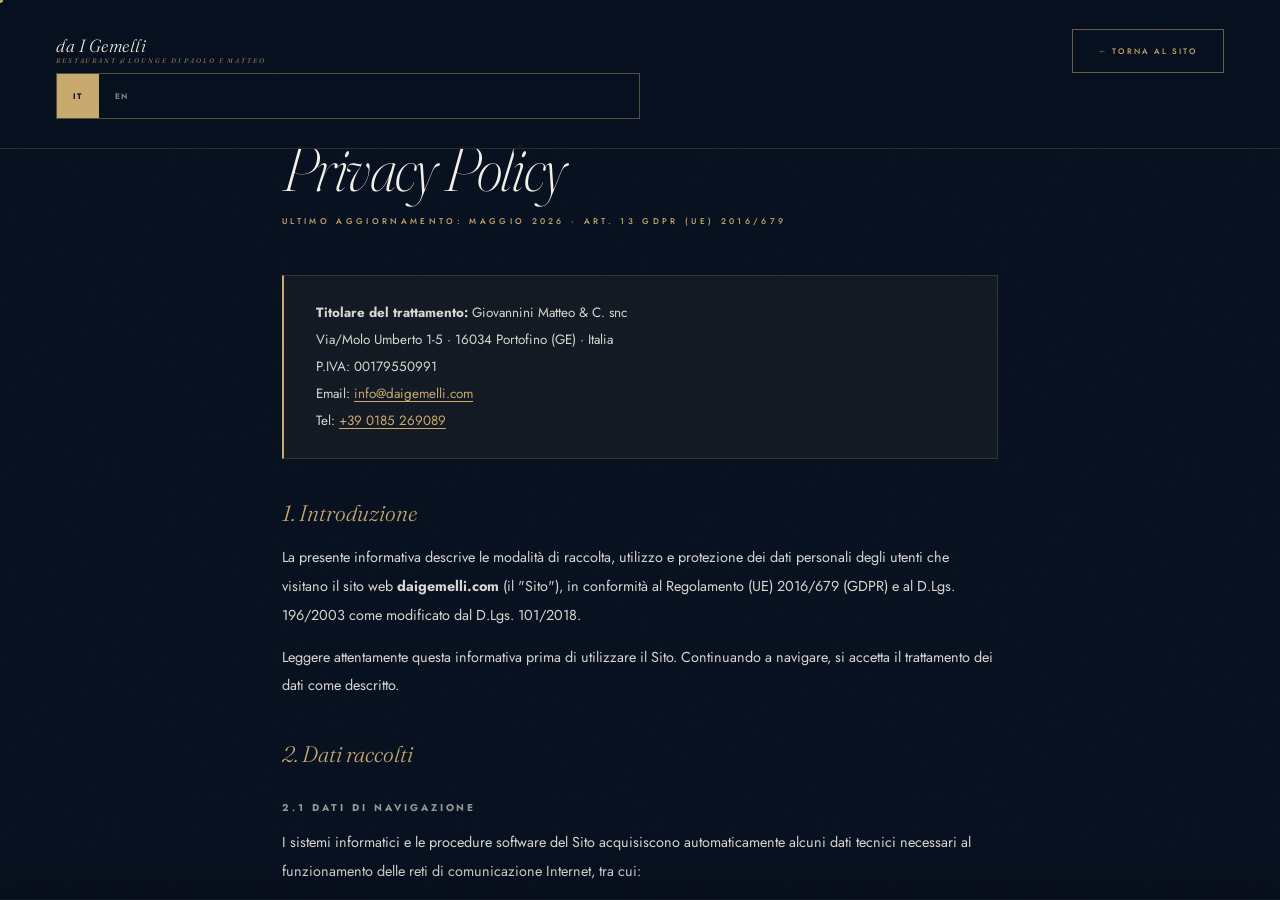
<file: privacy.html>
<!DOCTYPE html>
<html lang="it">
<head>
<meta charset="UTF-8"/>
<meta name="viewport" content="width=device-width,initial-scale=1"/>
<meta name="description" content="Informativa sulla privacy e sul trattamento dei dati personali del sito daigemelli.com — Giovannini Matteo & C. snc · Portofino"/>
<meta name="robots" content="noindex"/>
<title>Privacy Policy | da I Gemelli · Portofino</title>
<link rel="icon" type="image/svg+xml" href="/favicon.svg"/>
<meta name="theme-color" content="#07101f"/>
<link rel="preconnect" href="https://fonts.googleapis.com"/>
<link rel="preconnect" href="https://fonts.gstatic.com" crossorigin/>
<link rel="preload" as="style" href="https://fonts.googleapis.com/css2?family=Fraunces:ital,opsz,wght@0,9..144,200;1,9..144,200;1,9..144,300&family=Jost:wght@400;500;700&display=swap" onload="this.onload=null;this.rel='stylesheet'"/>
<noscript><link rel="stylesheet" href="https://fonts.googleapis.com/css2?family=Fraunces:ital,opsz,wght@1,9..144,200;1,9..144,300&family=Jost:wght@400;500&display=swap"/></noscript>
<link rel="stylesheet" href="style.css?v=2"/>
<style>
.privacy-page{max-width:780px;margin:0 auto;padding:8rem 2rem 6rem;color:var(--cream)}
.privacy-page h1{font-family:var(--serif);font-size:clamp(2.5rem,5vw,4rem);font-weight:200;
  font-style:italic;color:var(--cream);letter-spacing:-.025em;
  font-variation-settings:"opsz" 144;margin-bottom:.5rem}
.privacy-page .update{font-size:.52rem;font-weight:500;letter-spacing:.4em;
  text-transform:uppercase;color:var(--gold);margin-bottom:3rem;display:block}
.privacy-page h2{font-family:var(--serif);font-size:1.4rem;font-weight:300;font-style:italic;
  color:var(--gold);margin:2.5rem 0 1rem;font-variation-settings:"opsz" 60}
.privacy-page h3{font-size:.62rem;font-weight:700;letter-spacing:.3em;text-transform:uppercase;
  color:rgba(245,241,232,.6);margin:2rem 0 .8rem}
.privacy-page p,.privacy-page li{font-size:.9rem;line-height:2;
  color:rgba(245,241,232,.72);margin-bottom:.8rem}
.privacy-page ul{padding-left:1.5rem;margin-bottom:1rem}
.privacy-page li{margin-bottom:.4rem}
.privacy-page a{color:var(--gold);text-decoration:underline;
  text-underline-offset:3px;transition:color .3s}
.privacy-page a:hover{color:var(--gold-bright)}
.privacy-page .box{background:rgba(201,169,110,.06);border:1px solid var(--line);
  padding:1.5rem 2rem;margin:2rem 0;border-left:2px solid var(--gold)}
.privacy-page .box p{margin:0;font-size:.84rem}
hr{border:none;border-top:1px solid var(--line);margin:2.5rem 0}
</style>
<link rel="canonical" href="https://daigemelli.com/privacy"/>
</head>
<body style="background:var(--bg)">
<nav class="nav" style="border-bottom:1px solid var(--line);background:rgba(7,16,31,.95)">
  <a class="nav__brand" href="index.html" aria-label="da I Gemelli Portofino">
    <div style="font-family:var(--serif);font-size:1.1rem;font-weight:300;font-style:italic;color:var(--cream);letter-spacing:.03em;font-variation-settings:'opsz' 60">da I Gemelli</div>
    <div style="font-size:.42rem;font-weight:400;letter-spacing:.28em;text-transform:uppercase;color:rgba(201,169,110,.75);margin-top:.25rem">Restaurant &amp; Lounge di Paolo e Matteo</div>
  </a>
  <div></div>
  <div class="nav__right">
    <a class="nav__cta" data-mag href="index.html"><span>← Torna al sito</span></a>
  </div>
<div class="lang-toggle">
      <span class="lang-btn active">IT</span>
      <a href="/en/index" class="lang-btn" hreflang="en">EN</a>
    </div>
</nav>

<main id="main">
<div class="privacy-page">

  <h1>Privacy Policy</h1>
  <span class="update">Ultimo aggiornamento: Maggio 2026 · Art. 13 GDPR (UE) 2016/679</span>

  <div class="box">
    <p><strong>Titolare del trattamento:</strong> Giovannini Matteo &amp; C. snc<br/>
    Via/Molo Umberto 1-5 · 16034 Portofino (GE) · Italia<br/>
    P.IVA: 00179550991<br/>
    Email: <a href="mailto:info@daigemelli.com">info@daigemelli.com</a><br/>
    Tel: <a href="tel:+390185269089">+39 0185 269089</a></p>
  </div>

  <h2>1. Introduzione</h2>
  <p>La presente informativa descrive le modalità di raccolta, utilizzo e protezione dei dati personali degli utenti che visitano il sito web <strong>daigemelli.com</strong> (il "Sito"), in conformità al Regolamento (UE) 2016/679 (GDPR) e al D.Lgs. 196/2003 come modificato dal D.Lgs. 101/2018.</p>
  <p>Leggere attentamente questa informativa prima di utilizzare il Sito. Continuando a navigare, si accetta il trattamento dei dati come descritto.</p>

  <h2>2. Dati raccolti</h2>
  <h3>2.1 Dati di navigazione</h3>
  <p>I sistemi informatici e le procedure software del Sito acquisiscono automaticamente alcuni dati tecnici necessari al funzionamento delle reti di comunicazione Internet, tra cui:</p>
  <ul>
    <li>Indirizzi IP o nomi a dominio dei dispositivi utilizzati</li>
    <li>URI (Uniform Resource Identifier) delle risorse richieste</li>
    <li>Orario della richiesta</li>
    <li>Metodo di invio della richiesta al server</li>
    <li>Dimensione del file ottenuto in risposta</li>
    <li>Codice numerico indicante lo stato della risposta del server</li>
    <li>Paese di provenienza, browser e sistema operativo</li>
  </ul>
  <p>Questi dati, necessari per la fruizione dei servizi web, sono conservati per il tempo strettamente necessario e non vengono utilizzati per identificare gli utenti.</p>

  <h3>2.2 Dati forniti volontariamente dall'utente</h3>
  <p>La trasmissione volontaria di dati personali attraverso il Sito (compilazione di form, invio di email, contatto via WhatsApp) comporta la raccolta dei dati forniti dall'utente, che saranno utilizzati esclusivamente per rispondere alla richiesta.</p>

  <h2>3. Finalità e basi giuridiche del trattamento</h2>
  <p>I dati personali sono trattati per le seguenti finalità:</p>
  <ul>
    <li><strong>Gestione delle prenotazioni</strong> — su base contrattuale (Art. 6(1)(b) GDPR): elaborazione e conferma delle prenotazioni di tavoli o eventi privati.</li>
    <li><strong>Risposta alle richieste di contatto</strong> — su base di legittimo interesse (Art. 6(1)(f) GDPR): rispondere a richieste di informazioni pervenute via email o WhatsApp.</li>
    <li><strong>Obblighi legali</strong> — su base di obbligo legale (Art. 6(1)(c) GDPR): adempimento di obblighi fiscali, contabili e amministrativi previsti dalla legge italiana.</li>
    <li><strong>Cookie tecnici</strong> — su base di legittimo interesse (Art. 6(1)(f) GDPR): garantire il corretto funzionamento del Sito.</li>
    <li><strong>Cookie analitici e di marketing</strong> — su base di consenso (Art. 6(1)(a) GDPR): analisi statistica delle visite, solo previo consenso esplicito dell'utente.</li>
  </ul>

  <h2>4. Cookie</h2>
  <p>Il Sito utilizza i seguenti tipi di cookie:</p>
  <h3>Cookie tecnici (sempre attivi)</h3>
  <p>Necessari per il funzionamento del Sito. Non richiedono consenso. Tra questi: cookie di sessione, preferenze lingua, consenso cookie (chiave <code>dg_cookie</code> in localStorage).</p>
  <h3>Cookie analitici (solo previo consenso)</h3>
  <p>Utilizzati per raccogliere informazioni aggregate sul comportamento degli utenti al fine di migliorare il Sito. Attivati solo se l'utente clicca "Accetta tutto" nel banner cookie.</p>
  <p>L'utente può in qualsiasi momento modificare le proprie preferenze eliminando i cookie dal browser o attraverso le impostazioni del Sito. Per informazioni sulla gestione dei cookie: <a href="https://www.garanteprivacy.it" target="_blank" rel="noopener">garanteprivacy.it</a>.</p>

  <h2>5. Conservazione dei dati</h2>
  <p>I dati sono conservati per il tempo strettamente necessario alle finalità per cui sono stati raccolti:</p>
  <ul>
    <li><strong>Dati di navigazione</strong>: max 30 giorni, salvo necessità investigative</li>
    <li><strong>Dati di contatto e prenotazione</strong>: max 2 anni dalla data dell'ultimo contatto</li>
    <li><strong>Dati fiscali e contabili</strong>: 10 anni, come previsto dalla normativa italiana</li>
  </ul>

  <h2>6. Condivisione dei dati con terze parti</h2>
  <p>I dati personali non vengono venduti né ceduti a terzi per finalità commerciali. Possono essere condivisi esclusivamente con:</p>
  <ul>
    <li><strong>Fornitori di servizi tecnici</strong>: hosting web (Vercel Inc.), gestione del dominio</li>
    <li><strong>Autorità competenti</strong>: su richiesta legittima delle autorità giudiziarie o di pubblica sicurezza</li>
    <li><strong>Servizi di prenotazione</strong>: la piattaforma di prenotazione online utilizzata dal Sito (soggetti a propria privacy policy)</li>
  </ul>
  <p>Vercel Inc. (USA) tratta dati ai sensi delle Standard Contractual Clauses approvate dalla Commissione Europea.</p>

  <h2>7. Diritti dell'interessato</h2>
  <p>Ai sensi degli artt. 15-22 GDPR, l'utente ha il diritto di:</p>
  <ul>
    <li><strong>Accesso</strong>: ottenere conferma del trattamento e copia dei dati (Art. 15)</li>
    <li><strong>Rettifica</strong>: richiedere la correzione di dati inesatti (Art. 16)</li>
    <li><strong>Cancellazione</strong>: richiedere la cancellazione dei dati ("diritto all'oblio") (Art. 17)</li>
    <li><strong>Limitazione</strong>: richiedere la limitazione del trattamento (Art. 18)</li>
    <li><strong>Portabilità</strong>: ricevere i propri dati in formato strutturato (Art. 20)</li>
    <li><strong>Opposizione</strong>: opporsi al trattamento basato su legittimo interesse (Art. 21)</li>
    <li><strong>Revoca del consenso</strong>: revocare in qualsiasi momento il consenso prestato (Art. 7)</li>
  </ul>
  <p>Per esercitare i propri diritti o per qualsiasi domanda relativa al trattamento dei dati personali, contattare il Titolare:</p>
  <div class="box">
    <p>📧 <a href="mailto:info@daigemelli.com">info@daigemelli.com</a><br/>
    📞 <a href="tel:+390185269089">+39 0185 269089</a><br/>
    📮 Giovannini Matteo &amp; C. snc · Molo Umberto 1-5 · 16034 Portofino (GE)</p>
  </div>
  <p>In caso di risposta insoddisfacente o di violazione del GDPR, l'utente ha il diritto di proporre reclamo al Garante per la Protezione dei Dati Personali:</p>
  <p><a href="https://www.garanteprivacy.it" target="_blank" rel="noopener">www.garanteprivacy.it</a> · Piazza di Monte Citorio 121, 00186 Roma</p>

  <h2>8. Sicurezza dei dati</h2>
  <p>Il Titolare adotta misure tecniche e organizzative adeguate a proteggere i dati personali da accessi non autorizzati, perdita, distruzione o divulgazione. Il Sito utilizza connessioni cifrate (HTTPS/TLS) per tutti i trasferimenti di dati.</p>

  <h2>9. Minori</h2>
  <p>Il Sito non è destinato a minori di 16 anni. Non viene raccolto alcun dato personale relativo a minori di propria iniziativa.</p>

  <h2>10. Modifiche alla presente informativa</h2>
  <p>Il Titolare si riserva il diritto di modificare la presente informativa in qualsiasi momento, dando adeguata pubblicità attraverso il Sito. Si invita a consultare regolarmente questa pagina. Le modifiche entrano in vigore dalla data di pubblicazione.</p>

  <hr/>
  <p style="font-size:.72rem;color:rgba(245,241,232,.3);text-align:center">
    Giovannini Matteo &amp; C. snc · P.IVA 00179550991 · 16034 Portofino (GE)<br/>
    Ultima revisione: Maggio 2026
  </p>

</div>
</main>
<script src="main.js" defer></script>
<a class="wa-float" href="https://wa.me/393335297759?text=Ciao%2C%20vorrei%20informazioni%20su%20da%20I%20Gemelli" target="_blank" rel="noopener" aria-label="WhatsApp"><svg viewBox="0 0 24 24" fill="currentColor" aria-hidden="true"><path d="M17.472 14.382c-.297-.149-1.758-.867-2.03-.967-.273-.099-.471-.148-.67.15-.197.297-.767.966-.94 1.164-.173.199-.347.223-.644.075-.297-.15-1.255-.463-2.39-1.475-.883-.788-1.48-1.761-1.653-2.059-.173-.297-.018-.458.13-.606.134-.133.298-.347.446-.52.149-.174.198-.298.298-.497.099-.198.05-.371-.025-.52-.075-.149-.669-1.612-.916-2.207-.242-.579-.487-.5-.669-.51-.173-.008-.371-.01-.57-.01-.198 0-.52.074-.792.372-.272.297-1.04 1.016-1.04 2.479 0 1.462 1.065 2.875 1.213 3.074.149.198 2.096 3.2 5.077 4.487.709.306 1.262.489 1.694.625.712.227 1.36.195 1.871.118.571-.085 1.758-.719 2.006-1.413.248-.694.248-1.289.173-1.413-.074-.124-.272-.198-.57-.347m-5.421 7.403h-.004a9.87 9.87 0 0 1-5.031-1.378l-.361-.214-3.741.982.998-3.648-.235-.374a9.86 9.86 0 0 1-1.51-5.26c.001-5.45 4.436-9.884 9.888-9.884 2.64 0 5.122 1.03 6.988 2.898a9.825 9.825 0 0 1 2.893 6.994c-.003 5.45-4.437 9.884-9.885 9.884m8.413-18.297A11.815 11.815 0 0 0 12.05 0C5.495 0 .16 5.335.157 11.892c0 2.096.547 4.142 1.588 5.945L.057 24l6.305-1.654a11.882 11.882 0 0 0 5.683 1.448h.005c6.554 0 11.89-5.335 11.893-11.893a11.821 11.821 0 0 0-3.48-8.413Z"/></svg></a>
</body>
</html>
</file>
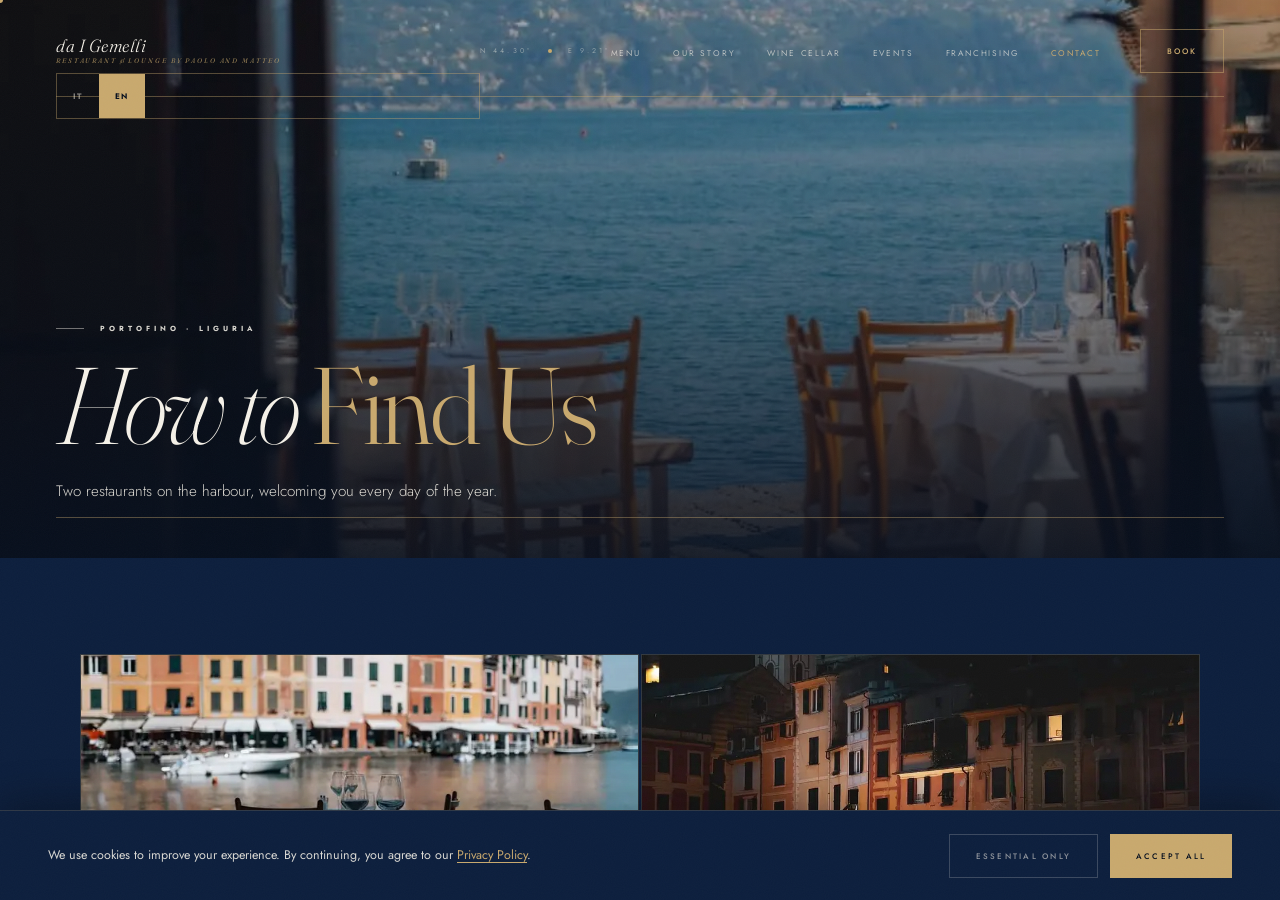
<file: en/contact.html>
<!DOCTYPE html>
<html lang="en">
<head>
<meta charset="UTF-8"/>
<meta name="viewport" content="width=device-width,initial-scale=1"/>
<meta name="description" content="EN-How to find da I Gemelli a Portofino. Due sedi, orari, telefono, WhatsApp e Google Maps."/>
<meta name="theme-color" content="#07101f"/>
<meta property="og:title" content="Contact & How to Find Us | da I Gemelli · Portofino"/>
<meta property="og:description" content="How to find da I Gemelli a Portofino. Due sedi, orari, telefono, WhatsApp e Google Maps."/>
<title>Contact | Contact & How to Find Us | da I Gemelli · Portofino</title>
<link rel="preconnect" href="https://fonts.googleapis.com"/>
<link rel="preconnect" href="https://fonts.gstatic.com" crossorigin/>
<link rel="preload" as="style" href="https://fonts.googleapis.com/css2?family=Fraunces:ital,opsz,wght@0,9..144,200;0,9..144,300;1,9..144,200;1,9..144,300&family=Jost:wght@300;400;500&display=swap" onload="this.onload=null;this.rel='stylesheet'"/>
<noscript><link rel="stylesheet" href="https://fonts.googleapis.com/css2?family=Fraunces:ital,opsz,wght@0,9..144,200;0,9..144,300;1,9..144,200;1,9..144,300&family=Jost:wght@300;400;500&display=swap"/></noscript>
<link rel="stylesheet" href="../style.css?v=1"/>


<script type="application/ld+json">
{
  "@context":"https://schema.org",
  "@graph":[
    {
      "@type":"Restaurant",
      "@id":"https://daigemelli.com/#molo",
      "name":"da I Gemelli Molo",
      "alternateName":"da I Gemelli",
      "description":"Seafood restaurant and lounge bar in Portofino since 1850. Eight generations of the Giovannini family. Cucina di mare, crudi, oyster bar e cantina vini d'eccellenza.",
      "url":"https://daigemelli.com",
      "telephone":"+390185269089",
      "email":"info@daigemelli.com",
      "image":"https://daigemelli.com/assets/hero.jpg",
      "servesCuisine":["Italian","Seafood","Ligurian","Mediterranean"],
      "priceRange":"€€€€",
      "currenciesAccepted":"EUR",
      "paymentAccepted":"Cash, Credit Card",
      "foundingDate":"1850",
      "address":{
        "@type":"PostalAddress",
        "streetAddress":"Molo Umberto 1-5",
        "addressLocality":"Portofino",
        "addressRegion":"GE",
        "postalCode":"16034",
        "addressCountry":"IT"
      },
      "geo":{
        "@type":"GeoCoordinates",
        "latitude":44.3036,
        "longitude":9.2111
      },
      "openingHoursSpecification":[
        {"@type":"OpeningHoursSpecification","dayOfWeek":["Monday","Wednesday","Thursday","Friday","Saturday","Sunday"],"opens":"12:00","closes":"15:00"},
        {"@type":"OpeningHoursSpecification","dayOfWeek":["Monday","Wednesday","Thursday","Friday","Saturday","Sunday"],"opens":"19:00","closes":"23:00"}
      ],
      "hasMenu":"https://www.daigemelli.com/_files/ugd/67f7ff_ebb62bb31aa44353ab1e8b3e9f1c8681.pdf",
      "sameAs":[
        "https://www.instagram.com/ristorantedaigemelli/",
        "https://www.facebook.com/DaIGemelliPortofino"
      ],
      "parentOrganization":{
        "@type":"Organization",
        "name":"da I Gemelli",
        "foundingDate":"1850",
        "founder":[
          {"@type":"Person","name":"Paolo Giovannini"},
          {"@type":"Person","name":"Matteo Giovannini"}
        ]
      }
    },
    {
      "@type":"Restaurant",
      "@id":"https://daigemelli.com/#marconi",
      "name":"da I Gemelli",
      "description":"Ristorante di pesce e lounge bar a Portofino. Seafood cuisine on the harbour.",
      "url":"https://daigemelli.com",
      "telephone":"+390185269257",
      "email":"info@daigemelli.com",
      "servesCuisine":["Italian","Seafood","Ligurian"],
      "priceRange":"€€€€",
      "address":{
        "@type":"PostalAddress",
        "streetAddress":"Calata Marconi 7",
        "addressLocality":"Portofino",
        "addressRegion":"GE",
        "postalCode":"16034",
        "addressCountry":"IT"
      },
      "geo":{
        "@type":"GeoCoordinates",
        "latitude":44.3034,
        "longitude":9.2108
      },
      "openingHoursSpecification":[
        {"@type":"OpeningHoursSpecification","dayOfWeek":["Monday","Tuesday","Wednesday","Friday","Saturday","Sunday"],"opens":"12:00","closes":"15:00"},
        {"@type":"OpeningHoursSpecification","dayOfWeek":["Monday","Tuesday","Wednesday","Friday","Saturday","Sunday"],"opens":"19:00","closes":"23:00"}
      ]
    },
    {
      "@type":"WebSite",
      "@id":"https://daigemelli.com/#website",
      "url":"https://daigemelli.com",
      "name":"da I Gemelli · Portofino",
      "inLanguage":["it","en"],
      "description":"Ristorante di pesce e lounge bar a Portofino since 1850."
    }
  ]
}
</script>
<link rel="alternate" hreflang="en" href="https://daigemelli.com/contatti"/>
<link rel="alternate" hreflang="en" href="https://daigemelli.com/en/contact"/>
<link rel="alternate" hreflang="x-default" href="https://daigemelli.com/contatti"/>
<link rel="icon" type="image/svg+xml" href="../favicon.svg"/>
<link rel="icon" type="image/png" sizes="32x32" href="../favicon-32x32.png"/>
<link rel="icon" type="image/png" sizes="16x16" href="../favicon-16x16.png"/>
<link rel="apple-touch-icon" sizes="180x180" href="../apple-touch-icon.png"/>
<link rel="manifest" href="../site.webmanifest"/>
<meta name="theme-color" content="#07101f"/>
<link rel="canonical" href="https://daigemelli.com/en/contact"/>
</head>
<body class="">
<a class="skip" href="#main">Skip to content</a>

<nav class="nav" aria-label="Principale">
  <a class="nav__brand" href="../index.html" aria-label="da I Gemelli Portofino">
    <div class="nav__brand-name" style="font-family:var(--serif);font-size:1.1rem;font-weight:300;font-style:italic;color:var(--cream);letter-spacing:.03em;font-variation-settings:'opsz' 60">da I Gemelli</div>
    <div class="nav__brand-sub">Restaurant &amp; Lounge by Paolo and Matteo</div>
  </a>
  <div class="nav__center">
    <div class="nav__coord">
      <span>N 44.30°</span><span class="dot"></span><span>E 9.21°</span>
    </div>
  </div>
  <div class="nav__right">
    <ul class="nav__links"><li><a href="menu.html" class="">Menu</a></li><li><a href="our-story.html" class="">Our Story</a></li><li><a href="cellar.html" class="">Wine Cellar</a></li><li><a href="events.html" class="">Events</a></li><li><a href="franchising.html">Franchising</a></li>
          <li><a href="contact.html" class="active">Contact</a></li></ul>
    <a class="nav__cta" href="https://www.daigemelli.com/prenotazioni" target="_blank" rel="noopener"><span>Book</span></a>
    <button class="burger" aria-label="Menu" aria-expanded="false"><span></span><span></span><span></span></button>
  </div>


<div class="lang-toggle"><a href="/contatti" class="lang-btn" hreflang="it">IT</a><span class="lang-btn active">EN</span></div>
</nav>
<div class="mmenu" id="mmenu" role="dialog" aria-modal="true" aria-label="Menu mobile">
  <ul class="mmenu__nav"><li><a href="/en/menu">Menu</a></li><li><a href="/en/our-story">Our Story</a></li><li><a href="/en/cellar">Wine Cellar</a></li><li><a href="/en/events">Events</a></li><li><a href="/en/contact">Contact</a></li><li><a href="/en/franchising">Franchising</a></li></ul>
    <div class="mmenu__lang"><a href="/contatti" class="mmenu__lang-btn">IT</a><span class="mmenu__lang-btn active">EN</span></div>
  <div class="mmenu__cta-wrap">
    <a class="mmenu__cta" href="https://www.daigemelli.com/prenotazioni" target="_blank" rel="noopener">Book a Table</a>
  </div>
  <div class="mmenu__social">
    <a href="https://www.instagram.com/ristorantedaigemelli/" target="_blank" rel="noopener" aria-label="Instagram"><svg viewBox="0 0 24 24" fill="none" stroke="currentColor" stroke-width="1.5" stroke-linecap="round" stroke-linejoin="round"><rect x="3" y="3" width="18" height="18" rx="5"/><path d="M16 11.37A4 4 0 1 1 12.63 8 4 4 0 0 1 16 11.37z"/><circle cx="17.5" cy="6.5" r=".6" fill="currentColor"/></svg></a>
    <a href="https://www.facebook.com/DaIGemelliPortofino" target="_blank" rel="noopener" aria-label="Facebook"><svg viewBox="0 0 24 24" fill="none" stroke="currentColor" stroke-width="1.5" stroke-linecap="round" stroke-linejoin="round"><path d="M18 2h-3a5 5 0 0 0-5 5v3H7v4h3v8h4v-8h3l1-4h-4V7a1 1 0 0 1 1-1h3z"/></svg></a>
  </div>
</div>
<main id="main">
<div class="page-hero">
  <div class="page-hero__bg"><img src="[data-uri]" alt="Terrazza da I Gemelli con vista mare" class="" loading="eager"/></div>
  <div class="page-hero__veil"></div>
  <div class="page-hero__frame-t"></div>
  <div class="page-hero__frame-b"></div>
  <div class="page-hero__content">
    <p class="page-hero__tag"><span class="hline"></span> Portofino · Liguria</p>
    <h1 class="page-hero__h1">How to <em>Find Us</em></h1>
    <p class="page-hero__sub">Two restaurants on the harbour, welcoming you every day of the year.</p>
  </div>
</div>


<!-- Location cards -->
<section style="background:var(--bg1);padding:6rem 0 0">
  <div class="wrap">
    <div class="contatti-locations">
      <div class="c-loc-card reveal">
        <div class="c-loc-card__img"><img src="[data-uri]" alt="Tavoli da I Gemelli Molo" class="" loading="lazy"/></div>
        <div class="c-loc-card__body">
          <p class="c-loc-card__tag">Location I</p>
          <h2 class="c-loc-card__name">da I Gemelli Molo</h2>
          <address class="c-loc-card__addr">Molo Umberto 1-5 · 16034 Portofino (GE)</address>
          <div class="c-loc-card__info">
            <div class="c-loc-info"><span class="c-loc-info__label">Phone</span><a href="tel:+390185269089" class="c-loc-info__val">+39 0185 269089</a></div>
            <div class="c-loc-info"><span class="c-loc-info__label">Closed</span><span class="c-loc-info__val" style="color:var(--terra)">Tuesday</span></div>
            <div class="c-loc-info"><span class="c-loc-info__label">Lunch</span><span class="c-loc-info__val">12:00 – 15:00</span></div>
            <div class="c-loc-info"><span class="c-loc-info__label">Dinner</span><span class="c-loc-info__val">19:00 – 23:00</span></div>
          </div>
          <a href="https://maps.google.com/?q=Molo+Umberto+1-5+Portofino" target="_blank" rel="noopener" class="c-loc-card__map">Open in Google Maps →</a>
        </div>
      </div>
      <div class="c-loc-card reveal d1">
        <div class="c-loc-card__img"><img src="[data-uri]" alt="Portofino by night" class="" loading="lazy"/></div>
        <div class="c-loc-card__body">
          <p class="c-loc-card__tag">Location II</p>
          <h2 class="c-loc-card__name">da I Gemelli</h2>
          <address class="c-loc-card__addr">Calata Marconi 7 · 16034 Portofino (GE)</address>
          <div class="c-loc-card__info">
            <div class="c-loc-info"><span class="c-loc-info__label">Phone</span><a href="tel:+390185269257" class="c-loc-info__val">+39 0185 269257</a></div>
            <div class="c-loc-info"><span class="c-loc-info__label">Closed</span><span class="c-loc-info__val" style="color:var(--terra)">Thursday</span></div>
            <div class="c-loc-info"><span class="c-loc-info__label">Lunch</span><span class="c-loc-info__val">12:00 – 15:00</span></div>
            <div class="c-loc-info"><span class="c-loc-info__label">Dinner</span><span class="c-loc-info__val">19:00 – 23:00</span></div>
          </div>
          <a href="https://maps.google.com/?q=Calata+Marconi+7+Portofino" target="_blank" rel="noopener" class="c-loc-card__map">Open in Google Maps →</a>
        </div>
      </div>
    </div>
  </div>
</section>

<!-- Contact bar -->
<section class="c-contact-bar">
  <div class="wrap">
    <div class="c-contact-bar__grid">
      <div class="c-contact-item reveal">
        <p class="c-contact-item__label">WhatsApp</p>
        <p class="c-contact-item__desc">Booking, info about the Loft or private events. Reply within a few hours.</p>
        <p style="font-size:.7rem;color:rgba(245,241,232,.3);margin-top:.8rem">+39 333 529 7759</p>
      </div>
      <div class="c-contact-item reveal d1" style="border-left:1px solid var(--line);border-right:1px solid var(--line)">
        <p class="c-contact-item__label">Email</p>
        <p class="c-contact-item__desc">Preventivi eventi, richieste formali e collaborazioni.</p>
        <a href="mailto:info@daigemelli.com" class="btn btn--outline"><span>info@daigemelli.com</span></a>
      </div>
      <div class="c-contact-item reveal d2">
        <p class="c-contact-item__label">Social</p>
        <p class="c-contact-item__desc">Follow us for daily dishes, events and life on the harbour.</p>
        <div style="display:flex;gap:.8rem;flex-wrap:wrap;margin-top:1.2rem">
          <a href="https://www.instagram.com/ristorantedaigemelli/" target="_blank" rel="noopener" class="c-social-btn"><svg viewBox="0 0 24 24" fill="none" stroke="currentColor" stroke-width="1.5" stroke-linecap="round" stroke-linejoin="round"><rect x="3" y="3" width="18" height="18" rx="5"/><path d="M16 11.37A4 4 0 1 1 12.63 8 4 4 0 0 1 16 11.37z"/><circle cx="17.5" cy="6.5" r=".6" fill="currentColor"/></svg> Instagram</a>
          <a href="https://www.facebook.com/DaIGemelliPortofino" target="_blank" rel="noopener" class="c-social-btn"><svg viewBox="0 0 24 24" fill="none" stroke="currentColor" stroke-width="1.5" stroke-linecap="round" stroke-linejoin="round"><path d="M18 2h-3a5 5 0 0 0-5 5v3H7v4h3v8h4v-8h3l1-4h-4V7a1 1 0 0 1 1-1h3z"/></svg> Facebook</a>
        </div>
      </div>
    </div>
  </div>
</section>

<!-- Come arrivare -->
<section style="background:var(--bg2);padding:6rem 0;border-top:1px solid var(--line)">
  <div class="wrap">
    <p class="sec-tag reveal" style="justify-content:center"><span class="hline"></span> Come arrivare <span class="hline"></span></p>
    <h2 class="sec-h light reveal d1" style="text-align:center;margin-bottom:3rem">Raggiungici a <em>Portofino</em></h2>
    <div class="c-arrive-grid">
      <div class="c-arrive-item reveal"><p class="c-arrive-icon">⚓</p><p class="c-arrive-title">By Boat</p><p class="c-arrive-desc">Il ristorante è a pochi metri dall'approdo del Molo. Banchine per ormeggio available in the harbour.</p></div>
      <div class="c-arrive-item reveal d1"><p class="c-arrive-icon">🚗</p><p class="c-arrive-title">By Car</p><p class="c-arrive-desc">Parking at Santa Margherita Ligure. Da lì navetta o taxi-boat per Portofino (10 min).</p></div>
      <div class="c-arrive-item reveal d2"><p class="c-arrive-icon">🚢</p><p class="c-arrive-title">By Ferry</p><p class="c-arrive-desc">Battelli da Rapallo, S. Margherita Ligure e Camogli. Arrivo diretto al porto.</p></div>
      <div class="c-arrive-item reveal d3"><p class="c-arrive-icon">🚂</p><p class="c-arrive-title">In Treno</p><p class="c-arrive-desc">Stazione Santa Margherita Ligure (Genova–La Spezia). Bus o taxi fino a Portofino (15 min).</p></div>
    </div>
  </div>
</section>

<div class="map-wrap">
  <iframe src="https://www.google.com/maps?q=Portofino+Molo+Umberto+Ristorante&output=embed&hl=it"
    loading="lazy" referrerpolicy="no-referrer-when-downgrade"
    title="da I Gemelli Portofino" aria-label="Mappa Portofino"></iframe>
</div>


<div class="fullbleed fullbleed--mid">
  <div class="fullbleed__img"><img src="[data-uri]" alt="Tavoli da I Gemelli con vista porto" class="" loading="lazy"/></div>
  <div class="fullbleed__veil" style="background:rgba(7,16,31,.7)"></div>
  <div class="fullbleed__content" style="display:flex;align-items:center;justify-content:center;height:100%;text-align:center">
    <div>
      <p class="sec-h light reveal" style="font-size:clamp(2rem,4.5vw,5rem)"><em>Ci vediamo</em><br/>a Portofino</p>
      <p class="reveal d1" style="margin-top:1.5rem">
        <a class="btn btn--gold" href="https://www.daigemelli.com/prenotazioni" target="_blank" rel="noopener"><span>Book your table</span></a>
      </p>
    </div>
  </div>
</div>
</main>
<footer class="footer" aria-label="Footer">
  <div class="wrap">
    <div class="footer__wordmark" aria-hidden="true">da I Gemelli</div>
    <div class="footer__grid">
      <div>
        <p class="footer__brand">da I Gemelli</p>
        <p class="footer__tag">Seafood restaurant and lounge bar on the port of Portofino. Eight generations of the Giovannini family since 1850.</p>
        <div class="footer__social">
          <a href="https://www.instagram.com/ristorantedaigemelli/" target="_blank" rel="noopener" aria-label="Instagram"><svg viewBox="0 0 24 24" fill="none" stroke="currentColor" stroke-width="1.5" stroke-linecap="round" stroke-linejoin="round"><rect x="3" y="3" width="18" height="18" rx="5"/><path d="M16 11.37A4 4 0 1 1 12.63 8 4 4 0 0 1 16 11.37z"/><circle cx="17.5" cy="6.5" r=".6" fill="currentColor"/></svg></a>
          <a href="https://www.facebook.com/DaIGemelliPortofino" target="_blank" rel="noopener" aria-label="Facebook"><svg viewBox="0 0 24 24" fill="none" stroke="currentColor" stroke-width="1.5" stroke-linecap="round" stroke-linejoin="round"><path d="M18 2h-3a5 5 0 0 0-5 5v3H7v4h3v8h4v-8h3l1-4h-4V7a1 1 0 0 1 1-1h3z"/></svg></a>
          <a href="https://wa.me/393335297759?text=Ciao%2C%20vorrei%20informazioni%20su%20da%20I%20Gemelli" target="_blank" rel="noopener" aria-label="WhatsApp" style="background:#25D366;border-color:#25D366;color:#fff"><svg viewBox="0 0 24 24" fill="currentColor" aria-hidden="true"><path d="M17.472 14.382c-.297-.149-1.758-.867-2.03-.967-.273-.099-.471-.148-.67.15-.197.297-.767.966-.94 1.164-.173.199-.347.223-.644.075-.297-.15-1.255-.463-2.39-1.475-.883-.788-1.48-1.761-1.653-2.059-.173-.297-.018-.458.13-.606.134-.133.298-.347.446-.52.149-.174.198-.298.298-.497.099-.198.05-.371-.025-.52-.075-.149-.669-1.612-.916-2.207-.242-.579-.487-.5-.669-.51-.173-.008-.371-.01-.57-.01-.198 0-.52.074-.792.372-.272.297-1.04 1.016-1.04 2.479 0 1.462 1.065 2.875 1.213 3.074.149.198 2.096 3.2 5.077 4.487.709.306 1.262.489 1.694.625.712.227 1.36.195 1.871.118.571-.085 1.758-.719 2.006-1.413.248-.694.248-1.289.173-1.413-.074-.124-.272-.198-.57-.347m-5.421 7.403h-.004a9.87 9.87 0 0 1-5.031-1.378l-.361-.214-3.741.982.998-3.648-.235-.374a9.86 9.86 0 0 1-1.51-5.26c.001-5.45 4.436-9.884 9.888-9.884 2.64 0 5.122 1.03 6.988 2.898a9.825 9.825 0 0 1 2.893 6.994c-.003 5.45-4.437 9.884-9.885 9.884m8.413-18.297A11.815 11.815 0 0 0 12.05 0C5.495 0 .16 5.335.157 11.892c0 2.096.547 4.142 1.588 5.945L.057 24l6.305-1.654a11.882 11.882 0 0 0 5.683 1.448h.005c6.554 0 11.89-5.335 11.893-11.893a11.821 11.821 0 0 0-3.48-8.413Z"/></svg></a>
        </div>
      </div>
      <div class="footer__col">
        <h4>da I Gemelli Molo</h4>
        <address>Molo Umberto 1-5<br/>16034 Portofino (GE)<br/><br/>
          <a href="tel:+390185269089">+39 0185 269089</a><br/>Closed Tuesday
        </address>
      </div>
      <div class="footer__col">
        <h4>da I Gemelli</h4>
        <address>Calata Marconi 7<br/>16034 Portofino (GE)<br/><br/>
          <a href="tel:+390185269257">+39 0185 269257</a><br/>Closed Thursday
        </address>
      </div>
      <div class="footer__col">
        <h4>Orari</h4>
        <p>Lunch: 12:00 – 15:00<br/>Dinner: 19:00 – 23:00</p>
        <h4 style="margin-top:1.5rem">Contact</h4>
        <p><a href="mailto:info@daigemelli.com">info@daigemelli.com</a><br/>
        <a href="https://wa.me/393335297759?text=Ciao%2C%20vorrei%20informazioni%20su%20da%20I%20Gemelli">WhatsApp</a></p>
      </div>
    </div>
    <div class="footer__bottom">
      <p class="footer__copy">&copy; MMXXVI da I Gemelli · Portofino</p>
      <p class="footer__piva">Giovannini Matteo &amp; C. snc · VAT IT00179550991</p>
    </div>
  </div>
</footer>

<script src="../main.js" defer></script>
<a class="mobile-cta-sticky" href="https://www.daigemelli.com/prenotazioni" target="_blank" rel="noopener" aria-label="Book a table">Book a Table</a>
<a class="wa-float" href="https://wa.me/393335297759?text=Hello%2C%20I%20would%20like%20information%20about%20da%20I%20Gemelli" target="_blank" rel="noopener" aria-label="WhatsApp"><svg viewBox="0 0 24 24" fill="currentColor" aria-hidden="true"><path d="M17.472 14.382c-.297-.149-1.758-.867-2.03-.967-.273-.099-.471-.148-.67.15-.197.297-.767.966-.94 1.164-.173.199-.347.223-.644.075-.297-.15-1.255-.463-2.39-1.475-.883-.788-1.48-1.761-1.653-2.059-.173-.297-.018-.458.13-.606.134-.133.298-.347.446-.52.149-.174.198-.298.298-.497.099-.198.05-.371-.025-.52-.075-.149-.669-1.612-.916-2.207-.242-.579-.487-.5-.669-.51-.173-.008-.371-.01-.57-.01-.198 0-.52.074-.792.372-.272.297-1.04 1.016-1.04 2.479 0 1.462 1.065 2.875 1.213 3.074.149.198 2.096 3.2 5.077 4.487.709.306 1.262.489 1.694.625.712.227 1.36.195 1.871.118.571-.085 1.758-.719 2.006-1.413.248-.694.248-1.289.173-1.413-.074-.124-.272-.198-.57-.347m-5.421 7.403h-.004a9.87 9.87 0 0 1-5.031-1.378l-.361-.214-3.741.982.998-3.648-.235-.374a9.86 9.86 0 0 1-1.51-5.26c.001-5.45 4.436-9.884 9.888-9.884 2.64 0 5.122 1.03 6.988 2.898a9.825 9.825 0 0 1 2.893 6.994c-.003 5.45-4.437 9.884-9.885 9.884m8.413-18.297A11.815 11.815 0 0 0 12.05 0C5.495 0 .16 5.335.157 11.892c0 2.096.547 4.142 1.588 5.945L.057 24l6.305-1.654a11.882 11.882 0 0 0 5.683 1.448h.005c6.554 0 11.89-5.335 11.893-11.893a11.821 11.821 0 0 0-3.48-8.413Z"/></svg></a>
</body>
</html>
</file>
<file: style.css>
/* ═══════════════ LOADER SOFISTICATO ═══════════════ */
.loader{
  position:fixed;inset:0;z-index:10000;
  background:var(--bg);
  display:flex;align-items:center;justify-content:center;
  overflow:hidden;
}
/* Grain sul loader */
.loader::before{
  content:'';position:absolute;inset:-50%;z-index:1;pointer-events:none;
  opacity:.04;background-size:180px;
  background-image:url("data:image/svg+xml,%3Csvg viewBox='0 0 200 200' xmlns='http://www.w3.org/2000/svg'%3E%3Cfilter id='n'%3E%3CfeTurbulence type='fractalNoise' baseFrequency='.85' numOctaves='3' stitchTiles='stitch'/%3E%3C/filter%3E%3Crect width='100%25' height='100%25' filter='url(%23n)'/%3E%3C/svg%3E");
}
/* Pannelli split */
.loader__panel{
  position:absolute;left:0;right:0;z-index:4;background:var(--bg);
  transition:transform 1s var(--ease2);
}
.loader__panel--t{top:0;height:51%}
.loader__panel--b{bottom:0;height:51%}
.loader.done .loader__panel--t{transform:translateY(-100%)}
.loader.done .loader__panel--b{transform:translateY(100%)}
.loader.gone{display:none!important}
/* Scan line verticale */
.loader__scan{
  position:absolute;left:50%;top:0;z-index:2;
  width:1px;height:0;
  background:linear-gradient(to bottom,transparent,var(--gold),transparent);
  animation:scanDown .5s ease .05s forwards;
  pointer-events:none;
}
@keyframes scanDown{to{height:100vh}}
/* Costellazione sfondo */
.loader__const{
  position:absolute;color:rgba(201,169,110,.07);
  width:clamp(180px,28vw,320px);z-index:2;
  pointer-events:none;
  animation:fadeIn 1.2s ease .4s both;
}
/* Contenuto centrale */
.loader__content{
  position:relative;z-index:3;
  display:flex;flex-direction:column;
  align-items:center;text-align:center;
}
/* Testo principale — "da I" */
.loader__da{
  font-family:var(--serif);
  font-size:clamp(4rem,10vw,11rem);
  font-weight:200;font-style:italic;color:var(--cream);
  letter-spacing:-.025em;font-variation-settings:"opsz" 144;
  line-height:.88;margin-bottom:.6rem;
  clip-path:inset(0 0 105% 0);
  animation:lRevealUp .75s var(--ease) .85s forwards;
}
/* Linea centrale orizzontale */
.loader__hline{
  width:200px;height:1px;
  background:linear-gradient(to right,transparent,var(--gold),transparent);
  transform:scaleX(0);transform-origin:center;
  animation:lLineExp .7s var(--ease) .55s forwards;
}
/* Testo principale — "Gemelli" */
.loader__gem{
  font-family:var(--serif);
  font-size:clamp(4rem,10vw,11rem);
  font-weight:200;font-style:italic;color:var(--cream);
  letter-spacing:-.025em;font-variation-settings:"opsz" 144;
  line-height:.88;margin-top:.6rem;
  clip-path:inset(105% 0 0 0);
  animation:lRevealDown .75s var(--ease) 1.1s forwards;
}
/* Tag sotto */
.loader__tag{
  font-size:.46rem;font-weight:500;letter-spacing:.44em;
  text-transform:uppercase;color:var(--gold);
  margin-top:1.6rem;
  opacity:0;animation:fadeIn .7s ease 1.55s forwards;
}
/* Coordinate */
.loader__coord-ldr{
  font-size:.44rem;font-weight:400;letter-spacing:.44em;
  color:rgba(201,169,110,.4);margin-top:.5rem;
  opacity:0;animation:fadeIn .7s ease 1.8s forwards;
}
/* Linea decorativa finale che si espande prima dello split */
.loader__bar{
  position:absolute;bottom:0;left:50%;
  width:0;height:2px;background:var(--gold);opacity:.4;
  transform:translateX(-50%);
  animation:lBarExp .6s var(--ease) 2s forwards;
}
@keyframes lRevealUp{to{clip-path:inset(0 0 0 0)}}
@keyframes lRevealDown{to{clip-path:inset(0 0 0 0)}}
@keyframes lLineExp{to{transform:scaleX(1)}}
@keyframes lBarExp{to{width:100%}}


/* ── Reset ── */
*,*::before,*::after{box-sizing:border-box;margin:0;padding:0}
:root{
  --bg:#07101f;
  --bg1:#0d1f3d;
  --bg2:#111e35;
  --bg3:#162542;
  --cream:#f5f1e8;
  --cream2:#e8e2d0;
  --gold:#c9a96e;           /* standard — accenti, bordi */
  --gold-bright:#e8d49a;    /* hover, highlight, testo enfatizzato */
  --gold-deep:#8a6a30;      /* testo su sfondi chiari */
  --gold-whisper:rgba(201,169,110,.06); /* numeri grafici, texture */
  --gold-soft:rgba(201,169,110,.22);    /* bordi sottili, linee */
  /* backward compat */
  --gold2:#e8d49a;
  --gold3:#8a6a30;
  --terra:#a85530;
  --line:rgba(201,169,110,.18);
  --ease:cubic-bezier(.19,1,.22,1);
  --ease2:cubic-bezier(.86,0,.07,1);
  --serif:'Fraunces',Georgia,serif;
  --sans:'Jost',sans-serif;
}
html{font-size:16px;scroll-behavior:smooth;-webkit-text-size-adjust:100%}
body{background:var(--bg);color:var(--cream);font-family:var(--sans);font-weight:400;
  overflow-x:hidden;-webkit-font-smoothing:antialiased}
body.locked{overflow:hidden;height:100vh}
img{display:block;width:100%;height:100%;object-fit:cover}
a{text-decoration:none;color:inherit}
button{font-family:inherit;background:none;border:none;color:inherit;padding:0;cursor:pointer}
address{font-style:normal}
ul{list-style:none}
::selection{background:var(--gold);color:var(--bg)}

/* ── Grain ── */
body::before{content:'';position:fixed;inset:-50%;z-index:9000;pointer-events:none;
  opacity:.025;background-size:180px;
  background-image:url("data:image/svg+xml,%3Csvg viewBox='0 0 200 200' xmlns='http://www.w3.org/2000/svg'%3E%3Cfilter id='n'%3E%3CfeTurbulence type='fractalNoise' baseFrequency='.85' numOctaves='3' stitchTiles='stitch'/%3E%3C/filter%3E%3Crect width='100%25' height='100%25' filter='url(%23n)'/%3E%3C/svg%3E");
  animation:grain 9s steps(6) infinite}
@keyframes grain{0%,100%{transform:translate(0,0)}20%{transform:translate(-3%,-2%)}
  40%{transform:translate(3%,-4%)}60%{transform:translate(-2%,5%)}80%{transform:translate(4%,2%)}}

/* ── Skip / SR-only ── */
.skip{position:absolute;left:-9999px;top:-9999px;background:var(--gold);color:var(--bg);
  padding:.9rem 1.4rem;font-size:.54rem;font-weight:500;letter-spacing:.3em;
  text-transform:uppercase;z-index:99999}
.skip:focus{position:fixed;left:1rem;top:1rem}
.sr-only{position:absolute;width:1px;height:1px;padding:0;margin:-1px;
  overflow:hidden;clip:rect(0,0,0,0);white-space:nowrap;border:0}

/* ── Utility ── */
.hline{display:inline-block;width:28px;height:1px;background:currentColor;opacity:.5;vertical-align:middle}
.wrap{max-width:1280px;margin:0 auto;padding:0 5rem}
@media(max-width:860px){.wrap{padding:0 2rem}}
@media(max-width:540px){.wrap{padding:0 1.4rem}}
:focus{outline:none}
:focus-visible{outline:2px solid var(--gold2);outline-offset:4px}

/* ── Progress ── */
.prog{position:fixed;top:0;left:0;width:100%;height:2px;background:var(--gold);
  z-index:5000;transform:scaleX(0);transform-origin:left;transition:transform .1s linear}

/* ═══════════════ NAV ═══════════════ */
.nav{
  position:fixed;top:0;left:0;right:0;z-index:400;
  display:grid;grid-template-columns:1fr auto 1fr;align-items:center;
  padding:1.8rem 3.5rem;
  transition:background .6s var(--ease),padding .4s var(--ease),
    border-color .6s,backdrop-filter .6s;
  border-bottom:1px solid transparent;
}
.nav.scrolled{
  background:rgba(7,16,31,.9);padding:1rem 3.5rem;
  backdrop-filter:blur(24px) saturate(140%);
  -webkit-backdrop-filter:blur(24px) saturate(140%);
  border-bottom-color:var(--line);
}
.nav__brand{
  font-family:var(--serif);font-size:1.1rem;font-weight:300;font-style:italic;
  color:var(--cream);letter-spacing:.03em;font-variation-settings:"opsz" 60;
  line-height:1;
}
.nav__brand-sub{
  font-size:.42rem;font-weight:400;letter-spacing:.28em;text-transform:uppercase;
  color:rgba(201,169,110,.75);margin-top:.25rem;
  transition:opacity .3s,font-size .3s;overflow:hidden;
}
.nav.scrolled .nav__brand-sub{font-size:.36rem;opacity:.6}
.nav__center{text-align:center}
.nav__coord{
  font-size:.44rem;font-weight:400;letter-spacing:.44em;
  color:rgba(245,241,232,.45);display:flex;align-items:center;gap:1rem;
  justify-content:center;white-space:nowrap;
}
.nav__coord .dot{width:4px;height:4px;border-radius:50%;background:var(--gold);flex-shrink:0}
.nav.scrolled .nav__coord{opacity:0;pointer-events:none}
.nav__right{display:flex;align-items:center;justify-content:flex-end;gap:2.5rem}
.nav__links{display:flex;gap:2rem}
.nav__links a{
  position:relative;font-size:.52rem;font-weight:400;letter-spacing:.22em;
  text-transform:uppercase;padding-bottom:3px;white-space:nowrap;
  /* Wipe gold da sinistra a destra */
  background:linear-gradient(90deg,var(--gold) 50%,rgba(245,241,232,.65) 50%);
  background-size:200% 100%;background-position:100% 0;
  -webkit-background-clip:text;background-clip:text;
  -webkit-text-fill-color:transparent;
  transition:background-position .5s var(--ease);
}
.nav__links a:hover,.nav__links a.active{background-position:0 0}
/* Underline rimosso — il colore è già il segnale */
.nav__links a::after{display:none}
.nav__cta{
  position:relative;overflow:hidden;display:inline-flex;align-items:center;
  font-size:.5rem;font-weight:500;letter-spacing:.26em;text-transform:uppercase;
  color:var(--gold);padding:.8rem 1.6rem;border:1px solid rgba(201,169,110,.5);
  transition:color .4s,border-color .4s;min-height:44px;white-space:nowrap;
}
.nav__cta::before{content:'';position:absolute;inset:0;background:var(--gold);
  transform:translateY(101%);transition:transform .4s var(--ease)}
.nav__cta>span{position:relative;z-index:1}
.nav__cta:hover{color:var(--bg);border-color:var(--gold)}
.nav__cta:hover::before{transform:translateY(0)}
/* Burger */
.burger{display:none;flex-direction:column;justify-content:center;align-items:flex-end;
  gap:6px;width:36px;height:36px;position:relative;z-index:450}
.burger span{display:block;height:1px;background:var(--cream);
  transition:transform .4s var(--ease),width .4s,background .3s}
.burger span:nth-child(1){width:26px}
.burger span:nth-child(2){width:16px}
.burger span:nth-child(3){width:26px}
.burger.open span{background:var(--gold)}
.burger.open span:nth-child(1){transform:translateY(7px) rotate(45deg)}
.burger.open span:nth-child(2){transform:scaleX(0);opacity:0}
.burger.open span:nth-child(3){transform:translateY(-7px) rotate(-45deg)}
/* Mobile menu */
.mmenu{position:fixed;inset:0;z-index:380;background:var(--bg);
  display:flex;align-items:center;justify-content:center;flex-direction:column;gap:0;
  opacity:0;pointer-events:none;transition:opacity .4s var(--ease);
  overflow-y:auto;-webkit-overflow-scrolling:touch;padding:5rem 0 3rem}
.mmenu.open{opacity:1;pointer-events:auto}
.mmenu__nav{list-style:none;text-align:center;display:flex;flex-direction:column;gap:1.5rem}
.mmenu__nav li{opacity:0;transform:translateY(12px);transition:opacity .5s var(--ease),transform .5s var(--ease)}
.mmenu.open .mmenu__nav li{opacity:1;transform:none}
.mmenu.open .mmenu__nav li:nth-child(1){transition-delay:.08s}
.mmenu.open .mmenu__nav li:nth-child(2){transition-delay:.14s}
.mmenu.open .mmenu__nav li:nth-child(3){transition-delay:.20s}
.mmenu.open .mmenu__nav li:nth-child(4){transition-delay:.26s}
.mmenu.open .mmenu__nav li:nth-child(5){transition-delay:.32s}
.mmenu.open .mmenu__nav li:nth-child(6){transition-delay:.38s}
.mmenu__nav a{font-family:var(--serif);font-size:2.6rem;font-weight:200;font-style:italic;
  color:var(--cream);letter-spacing:-.02em;font-variation-settings:"opsz" 144;
  transition:color .3s;display:block;padding:.3rem 1.5rem}
.mmenu__nav a:hover{color:var(--gold)}
.mmenu__cta-wrap{margin-top:2.5rem;opacity:0;transition:opacity .5s .42s}
.mmenu.open .mmenu__cta-wrap{opacity:1}
.mmenu__cta{display:inline-flex;align-items:center;font-size:.54rem;font-weight:500;
  letter-spacing:.28em;text-transform:uppercase;color:var(--bg);
  background:var(--gold);padding:1.1rem 2.5rem;min-height:44px}
.mmenu__social{display:flex;gap:.7rem;margin-top:1.8rem;opacity:0;transition:opacity .5s .5s;justify-content:center}
.mmenu.open .mmenu__social{opacity:1}
.mmenu__social a{display:inline-flex;align-items:center;justify-content:center;
  width:44px;height:44px;border:1px solid rgba(201,169,110,.3);border-radius:50%;
  color:rgba(245,241,232,.6);transition:color .3s,border-color .3s}
.mmenu__social a:hover{color:var(--gold);border-color:var(--gold)}
.mmenu__social svg{width:16px;height:16px}

/* ═══════════════ HOME HERO ═══════════════ */
.hero{position:relative;width:100%;height:100svh;min-height:680px;overflow:hidden}
.hero__bg{position:absolute;inset:-4%;transform:scale(1.1);will-change:transform;
  animation:hZoom 24s var(--ease) forwards}
.hero__veil{position:absolute;inset:0;
  background:linear-gradient(160deg,rgba(7,16,31,.7) 0%,rgba(7,16,31,.25) 50%,rgba(7,16,31,.6) 100%),
    linear-gradient(to bottom,rgba(7,16,31,.6) 0%,transparent 30%,transparent 65%,rgba(7,16,31,.75) 100%)}
.hero__frame-t,.hero__frame-b{
  position:absolute;left:4%;right:4%;height:1px;background:var(--gold);
  opacity:.45;transform:scaleX(0)}
.hero__frame-t{top:5.5rem;animation:lineX 1.6s var(--ease) 2s forwards;transform-origin:left}
.hero__frame-b{bottom:2.8rem;animation:lineX 1.6s var(--ease) 2.2s forwards;transform-origin:right}
.hero__words{position:absolute;inset:0;z-index:2;pointer-events:none}
.word{position:absolute;font-family:var(--serif);font-weight:200;font-style:italic;
  line-height:.85;letter-spacing:-.025em;font-variation-settings:"opsz" 144;user-select:none}
.word--da{top:24vh;left:8vw;font-size:clamp(5rem,14vw,17rem)}
.word--gem{bottom:20vh;right:6vw;font-size:clamp(5rem,14vw,17rem)}
.ltr{display:inline-block;position:relative;line-height:1}
.ltr-s,.ltr-f{display:inline-block;line-height:1}
.ltr-s{color:transparent;-webkit-text-stroke:.5px rgba(201,169,110,.7)}
.ltr-f{position:absolute;top:0;left:0;color:var(--cream);
  clip-path:inset(0 0 100% 0);animation:fillT 1.1s var(--ease) forwards;
  animation-delay:calc(2.3s + var(--i)*.07s)}
.word--gem .ltr-f{clip-path:inset(100% 0 0 0);animation:fillB 1.1s var(--ease) forwards;
  animation-delay:calc(2.9s + var(--i)*.07s)}
.word .ltr{opacity:0;animation:sIn .5s var(--ease) forwards;
  animation-delay:calc(2.1s + var(--i)*.07s)}
.word--gem .ltr{animation-delay:calc(2.7s + var(--i)*.07s)}
@keyframes fillT{to{clip-path:inset(0 0 0 0)}}
@keyframes fillB{from{clip-path:inset(100% 0 0 0)}to{clip-path:inset(0 0 0 0)}}
@keyframes sIn{from{opacity:0}to{opacity:1}}
.sp{display:inline-block;width:.32em}
/* Constellation */
.hero__const{position:absolute;left:50%;top:50%;transform:translate(-50%,-50%);
  width:clamp(80px,6vw,120px);color:var(--gold);z-index:2;pointer-events:none;
  opacity:0;animation:fadeIn 1.4s var(--ease) 4s forwards}
.cst-line{stroke-dasharray:60;stroke-dashoffset:60;animation:drawL .9s var(--ease) forwards}
.cst-star{opacity:0;animation:sPop .5s var(--ease) forwards;
  animation-delay:calc(2.7s + var(--s)*.06s)}
.cst-lbl{font-family:var(--sans);font-size:5px;font-weight:400;letter-spacing:.5em;
  fill:var(--gold);opacity:0;animation:fadeIn .7s var(--ease) 3.8s forwards}
@keyframes drawL{to{stroke-dashoffset:0}}
@keyframes sPop{0%{opacity:0;transform:scale(0)}60%{opacity:1;transform:scale(1.4)}100%{opacity:1;transform:scale(1)}}
/* Scroll indicator */
.hero__scroll{position:absolute;bottom:5rem;left:50%;transform:translateX(-50%);
  display:flex;flex-direction:column;align-items:center;gap:.6rem;z-index:3;
  opacity:0;animation:fadeIn .8s var(--ease) 4.5s forwards}
.hero__scroll-bar{width:1px;height:36px;background:linear-gradient(to bottom,var(--gold),transparent)}
.hero__scroll-bar::after{content:'';display:block;width:100%;height:40%;
  background:var(--cream);animation:sDown 2s ease-in-out infinite}
@keyframes sDown{0%{transform:translateY(-100%)}100%{transform:translateY(250%)}}
.hero__scroll-lbl{font-size:.42rem;letter-spacing:.38em;text-transform:uppercase;
  color:rgba(201,169,110,.65)}

/* ═══════════════ PAGE HERO (inner pages) ═══════════════ */
.page-hero{position:relative;height:62vh;min-height:420px;display:flex;
  align-items:flex-end;overflow:hidden}
.page-hero__bg{position:absolute;inset:0}
.page-hero__bg img{transition:transform 14s var(--ease)}
.page-hero:hover .page-hero__bg img{transform:scale(1.04)}
.page-hero__veil{position:absolute;inset:0;
  background:linear-gradient(to top,rgba(7,16,31,.92) 0%,rgba(7,16,31,.55) 45%,rgba(7,16,31,.3) 100%)}
.page-hero__frame-t,.page-hero__frame-b{
  position:absolute;left:3.5rem;right:3.5rem;height:1px;
  background:var(--gold);opacity:.4;z-index:2;
  transform:scaleX(0);animation:lineX .9s var(--ease) .3s forwards}
.page-hero__frame-t{top:6rem;transform-origin:left}
.page-hero__frame-b{bottom:2.5rem;transform-origin:right}
.page-hero__content{position:relative;z-index:3;padding:0 3.5rem 3.5rem;width:100%}
.page-hero__tag{font-size:.48rem;font-weight:500;letter-spacing:.65em;text-transform:uppercase;
  color:var(--gold);margin-bottom:1.4rem;display:flex;align-items:center;gap:1rem;
  opacity:0;animation:fadeUp .7s var(--ease) .4s forwards}
.page-hero__h1{font-family:var(--serif);font-size:clamp(3.5rem,8.5vw,10rem);font-weight:200;
  font-style:italic;color:var(--cream);letter-spacing:-.035em;line-height:.9;
  font-variation-settings:"opsz" 144;
  opacity:0;animation:fadeUp .9s var(--ease) .55s forwards}
.page-hero__h1 em{color:var(--gold);font-style:normal}
.page-hero__sub{font-size:.95rem;font-weight:300;color:rgba(245,241,232,.6);
  margin-top:1.6rem;max-width:52ch;
  opacity:0;animation:fadeUp .8s var(--ease) .7s forwards}
@media(max-width:640px){
  .page-hero{height:52vh;min-height:360px}
  .page-hero__content{padding:0 1.4rem 2.5rem}
  .page-hero__frame-t,.page-hero__frame-b{left:1.4rem;right:1.4rem}
  .page-hero__frame-t{top:4.5rem}
  .page-hero__h1{font-size:clamp(2.8rem,11vw,5rem)}
}

/* ═══════════════ SHARED COMPONENTS ═══════════════ */
/* Full-bleed image with text overlay */
.fullbleed{position:relative;overflow:hidden}
.fullbleed__img{position:absolute;inset:0;transition:transform 1.8s var(--ease)}
.fullbleed:hover .fullbleed__img{transform:scale(1.04)}
.fullbleed__veil{position:absolute;inset:0}
.fullbleed__content{position:relative;z-index:2}
/* Heights */
.fullbleed--tall{height:680px}
.fullbleed--mid{height:520px}
.fullbleed--short{height:380px}
@media(max-width:640px){
  .fullbleed--tall{height:420px}
  .fullbleed--mid{height:340px}
  .fullbleed--short{height:280px}
}

/* Split panel */
.split{display:grid;grid-template-columns:1fr 1fr}
.split--img-right{} /* default */
.split--img-left .split__img{order:-1}
.split__img{position:relative;overflow:hidden;min-height:560px}
.split__img img{transition:transform 1.4s var(--ease)}
.split__img:hover img{transform:scale(1.04)}
.split__content{display:flex;flex-direction:column;justify-content:center;
  padding:6rem 5rem}
@media(max-width:860px){
  .split{grid-template-columns:1fr;grid-template-rows:380px auto}
  .split--img-left .split__img{order:0}
  .split__content{padding:4rem 2rem}
}

/* Section header */
.sec-head{margin-bottom:4rem}
.sec-tag{font-size:.48rem;font-weight:500;letter-spacing:.65em;text-transform:uppercase;
  color:var(--gold);margin-bottom:1.4rem;display:flex;align-items:center;gap:1rem}
.sec-tag.terra{color:var(--terra)}
.sec-h{font-family:var(--serif);font-size:clamp(2.8rem,5.5vw,7.5rem);font-weight:200;
  font-style:italic;letter-spacing:-.03em;font-variation-settings:"opsz" 144;
  line-height:1.0}
.sec-h.light{color:var(--cream)}.sec-h.dark{color:var(--bg1)}
.sec-h em{font-style:normal;color:var(--gold)}.sec-h em.t{color:var(--terra)}
.sec-body{font-size:.94rem;line-height:2.1;margin-top:1.8rem;letter-spacing:.008em}
.sec-body.light{color:rgba(245,241,232,.72)}.sec-body.dark{color:rgba(13,31,61,.65)}

/* Quote panel */
.quote-panel{text-align:center;padding:7rem 0}
.quote-panel blockquote{font-family:var(--serif);font-size:clamp(1.8rem,3.5vw,3.5rem);
  font-weight:200;font-style:italic;color:var(--cream);letter-spacing:-.02em;
  font-variation-settings:"opsz" 144;max-width:840px;margin:0 auto;line-height:1.25}
.quote-panel blockquote::before{content:'C';color:var(--gold);margin-right:.1em}
.quote-panel cite{display:block;font-family:var(--sans);font-size:.48rem;font-style:normal;
  font-weight:500;letter-spacing:.45em;text-transform:uppercase;color:var(--gold);
  margin-top:2rem;display:flex;align-items:center;justify-content:center;gap:1rem}

/* Buttons */
.btn{display:inline-flex;align-items:center;gap:.8rem;font-size:.54rem;font-weight:500;
  letter-spacing:.28em;text-transform:uppercase;padding:1.1rem 2.4rem;min-height:44px;
  position:relative;overflow:hidden;transition:color .4s}
.btn>span{position:relative;z-index:1}
.btn::before{content:'';position:absolute;inset:0;transform:translateY(101%);
  transition:transform .4s var(--ease)}
.btn:hover::before{transform:translateY(0)}
.btn--gold{color:var(--bg);background:var(--gold);border:1px solid var(--gold)}
.btn--gold::before{background:var(--gold2)}
.btn--outline{color:var(--gold);border:1px solid rgba(201,169,110,.5)}
.btn--outline::before{background:var(--gold)}
.btn--outline:hover{color:var(--bg)}
.btn--terra{color:#fff;background:var(--terra);border:1px solid var(--terra)}
.btn--terra::before{background:#c4662a}
.btn--wa{color:#fff;background:#25D366;border:1px solid #25D366}
.btn--wa::before{background:#1ebe5b}
.btn-link{display:inline-flex;align-items:center;gap:.8rem;font-size:.54rem;
  font-weight:500;letter-spacing:.3em;text-transform:uppercase;color:var(--gold);
  border-bottom:1px solid rgba(201,169,110,.3);padding-bottom:.3rem;min-height:44px;
  transition:gap .35s var(--ease),border-color .3s,color .3s}
.btn-link:hover{gap:1.5rem;border-color:var(--gold2);color:var(--gold2)}

/* Reveal */
.reveal{opacity:0;transform:translateY(2rem);transition:opacity .9s var(--ease),transform .9s var(--ease)}
.reveal.visible{opacity:1;transform:none}
.reveal-img{opacity:0;transform:scale(1.04);transition:opacity 1.2s var(--ease),transform 1.2s var(--ease)}
.reveal-img.visible{opacity:1;transform:scale(1)}
.d1{transition-delay:.12s}.d2{transition-delay:.24s}.d3{transition-delay:.36s}.d4{transition-delay:.48s}

/* Stats row */
.stats-row{display:flex;gap:0;border-top:1px solid var(--line);border-bottom:1px solid var(--line)}
.stat{flex:1;padding:2rem 1.5rem;border-right:1px solid var(--line);text-align:center}
.stat:last-child{border-right:none}
.stat__n{font-family:var(--serif);font-size:2.6rem;font-weight:200;font-style:italic;
  color:var(--gold);line-height:1;font-variation-settings:"opsz" 144}
.stat__l{font-size:.44rem;font-weight:500;letter-spacing:.34em;text-transform:uppercase;
  color:rgba(245,241,232,.45);margin-top:.5rem}

/* WA float */
.wa-float{position:fixed;bottom:2rem;right:2rem;z-index:4000;
  width:56px;height:56px;border-radius:50%;background:#25D366;
  display:flex;align-items:center;justify-content:center;
  box-shadow:0 6px 24px rgba(0,0,0,.3);
  transition:transform .3s,box-shadow .3s;
  animation:waBeat 3s ease-in-out infinite}
.wa-float:hover{transform:scale(1.1);box-shadow:0 10px 32px rgba(37,211,102,.4)}
.wa-float svg{width:26px;height:26px}
@keyframes waBeat{0%,100%{box-shadow:0 6px 24px rgba(0,0,0,.3)}
  50%{box-shadow:0 6px 24px rgba(0,0,0,.3),0 0 0 9px rgba(37,211,102,.1)}}

/* Keyframes */
@keyframes lineX{to{transform:scaleX(1)}}
@keyframes hZoom{from{transform:scale(1.1)}to{transform:scale(1.02)}}
@keyframes fadeIn{from{opacity:0}to{opacity:1}}
@keyframes fadeUp{from{opacity:0;transform:translateY(1rem)}to{opacity:1;transform:none}}

/* ═══════════════ FOOTER ═══════════════ */
.footer{background:var(--bg);padding:6rem 0 2rem;border-top:1px solid var(--line)}
.footer__wordmark{font-family:var(--serif);font-size:clamp(4rem,12vw,12rem);font-weight:200;
  font-style:italic;color:transparent;-webkit-text-stroke:1px rgba(201,169,110,.18);
  line-height:.85;text-align:center;margin-bottom:4rem;letter-spacing:-.04em;
  font-variation-settings:"opsz" 144;overflow:hidden}
.footer__grid{display:grid;grid-template-columns:1.5fr 1fr 1fr 1fr;gap:3rem;
  padding-top:3rem;border-top:1px solid rgba(245,241,232,.05)}
.footer__brand{font-family:var(--serif);font-size:1.3rem;font-weight:300;
  font-style:italic;color:var(--cream);margin-bottom:.6rem;font-variation-settings:"opsz" 60}
.footer__tag{font-size:.76rem;line-height:1.9;color:rgba(245,241,232,.48);max-width:30ch}
.footer__social{display:flex;gap:.65rem;margin-top:1.6rem}
.footer__social a{display:inline-flex;align-items:center;justify-content:center;
  width:44px;height:44px;border:1px solid rgba(201,169,110,.2);border-radius:50%;
  color:rgba(245,241,232,.55);transition:color .3s,border-color .3s,background .3s}
.footer__social a:hover{color:var(--gold2);border-color:var(--gold2);background:rgba(201,169,110,.06)}
.footer__social svg{width:16px;height:16px}
.footer__col h4{font-size:.44rem;font-weight:500;letter-spacing:.44em;text-transform:uppercase;
  color:var(--gold);margin-bottom:1.4rem}
.footer__col p,.footer__col address{font-size:.78rem;line-height:2.1;color:rgba(245,241,232,.55)}
.footer__col a{transition:color .3s;display:inline-flex;align-items:center;min-height:44px}
.footer__col a:hover{color:var(--gold)}
.footer__bottom{display:flex;justify-content:space-between;align-items:center;
  flex-wrap:wrap;gap:1rem;padding-top:2rem;margin-top:3rem;
  border-top:1px solid rgba(245,241,232,.05)}
.footer__copy,.footer__piva{font-size:.44rem;letter-spacing:.18em;color:rgba(245,241,232,.18)}
@media(max-width:860px){.footer__grid{grid-template-columns:1fr 1fr}}
@media(max-width:540px){.footer__grid{grid-template-columns:1fr}
  .footer__bottom{flex-direction:column;text-align:center}}

/* ═══════════════ HOME SPECIFIC ═══════════════ */
/* Opening cinematic strip */
.opening-strip{position:relative;height:70vh;min-height:500px;overflow:hidden}
.opening-strip__img{position:absolute;inset:0}
.opening-strip__veil{position:absolute;inset:0;
  background:linear-gradient(to right,rgba(7,16,31,.85) 0%,rgba(7,16,31,.4) 60%,rgba(7,16,31,.5) 100%),
    linear-gradient(to bottom,rgba(7,16,31,.3) 0%,transparent 50%,rgba(7,16,31,.4) 100%)}
.opening-strip__content{position:absolute;inset:0;display:flex;align-items:center;padding:0 7rem}
.opening-strip__inner{max-width:680px}
.opening-strip__quote{font-family:var(--serif);font-size:clamp(2rem,4vw,4.5rem);
  font-weight:200;font-style:italic;color:var(--cream);letter-spacing:-.02em;
  font-variation-settings:"opsz" 144;line-height:1.2;margin-bottom:2rem}
.opening-strip__quote em{color:var(--gold);font-style:normal}
.opening-strip__attr{font-size:.48rem;font-weight:500;letter-spacing:.45em;
  text-transform:uppercase;color:var(--gold);display:flex;align-items:center;gap:1rem}
@media(max-width:640px){
  .opening-strip__content{padding:0 1.4rem}
  .opening-strip__quote{font-size:clamp(1.8rem,8vw,2.8rem)}
}

/* Gateways */
.gateways__grid{display:grid;grid-template-columns:repeat(2,1fr)}
.gateway{position:relative;overflow:hidden;min-height:480px;padding:3.5rem;
  display:flex;flex-direction:column;justify-content:flex-end;
  border-right:1px solid var(--line)}
.gateway:last-child{border-right:none}
.gateway__bg{position:absolute;inset:0;transition:transform 1.2s var(--ease)}
.gateway:hover .gateway__bg{transform:scale(1.06)}
.gateway__veil{position:absolute;inset:0;
  background:linear-gradient(to top,rgba(7,16,31,.95) 0%,rgba(7,16,31,.5) 60%,rgba(7,16,31,.15) 100%);
  transition:background .5s}
.gateway:hover .gateway__veil{background:linear-gradient(to top,rgba(7,16,31,.92) 0%,rgba(7,16,31,.4) 60%,rgba(7,16,31,.1) 100%)}
.gateway__content{position:relative;z-index:2}
.gateway__tag{font-size:.44rem;font-weight:500;letter-spacing:.44em;text-transform:uppercase;
  color:var(--gold);margin-bottom:1rem}
.gateway__title{font-family:var(--serif);font-size:clamp(2rem,3.5vw,3.6rem);
  font-weight:200;font-style:italic;color:var(--cream);margin-bottom:1rem;
  font-variation-settings:"opsz" 60;line-height:1.1}
.gateway__desc{font-size:.82rem;color:rgba(245,241,232,.6);line-height:1.85;
  margin-bottom:2rem;max-width:26ch}
.gateway__link{display:inline-flex;align-items:center;gap:.7rem;font-size:.5rem;
  font-weight:500;letter-spacing:.3em;text-transform:uppercase;color:var(--gold);
  border-bottom:1px solid rgba(201,169,110,.3);padding-bottom:.25rem;min-height:44px;
  transition:gap .35s var(--ease),color .3s,border-color .3s}
.gateway:hover .gateway__link{gap:1.2rem;color:var(--gold2);border-color:var(--gold2)}
@media(max-width:860px){.gateways__grid{grid-template-columns:1fr}
  .gateway{border-right:none;border-bottom:1px solid var(--line);min-height:320px}}

/* Food grid (home gallery) */
.food-grid{display:grid;grid-template-columns:1.3fr 1fr 1fr 1fr;
  grid-template-rows:260px 260px;gap:2px;background:var(--bg)}
.food-item{position:relative;overflow:hidden;background:var(--bg1)}
.food-item--tall{grid-row:span 2}
.food-item img{transition:transform 1.4s var(--ease),filter .8s}
.food-item:hover img{transform:scale(1.08);filter:brightness(.9)}
.food-item__caption{position:absolute;bottom:1rem;left:1.2rem;right:1.2rem;
  font-size:.44rem;font-weight:500;letter-spacing:.32em;text-transform:uppercase;
  color:rgba(245,241,232,.8);opacity:0;transform:translateY(4px);
  transition:opacity .4s,transform .4s}
.food-item:hover .food-item__caption{opacity:1;transform:none}
@media(max-width:860px){
  .food-grid{grid-template-columns:1fr 1fr;grid-template-rows:220px 220px 220px}
  .food-item--tall{grid-row:span 1}
}
@media(max-width:540px){
  .food-grid{grid-template-columns:1fr;grid-template-rows:repeat(5,200px)}
}

/* Home Storia split */
.home-storia{background:var(--bg1)}
.home-storia .split__content{background:var(--bg1);padding:7rem 5rem}
.home-storia .split__img{min-height:640px}
@media(max-width:540px){.home-storia .split__content{padding:4rem 1.4rem}}

/* Home Sedi */
.home-sedi{background:var(--cream);padding:8rem 0;color:var(--bg)}
.sedi-grid{display:grid;grid-template-columns:1fr 1fr;gap:2px;margin-top:4rem}
.sedi-card{background:var(--cream2);padding:3.5rem;
  border:1px solid rgba(13,31,61,.1);transition:border-color .3s,box-shadow .4s;
  position:relative;overflow:hidden}
.sedi-card:hover{border-color:var(--terra);box-shadow:0 12px 50px rgba(168,85,48,.1)}
.sedi-card__pin{width:8px;height:8px;border-radius:50%;background:var(--terra);
  margin-bottom:1.8rem;position:relative}
.sedi-card__pin::before{content:'';position:absolute;border:1px solid var(--terra);
  border-radius:50%;top:50%;left:50%;transform:translate(-50%,-50%);
  width:22px;height:22px;animation:ping 2.5s ease-out infinite;opacity:.4}
.sedi-card__name{font-family:var(--serif);font-size:2rem;font-weight:300;
  font-style:italic;color:var(--bg1);margin-bottom:1rem;font-variation-settings:"opsz" 60}
.sedi-card__addr{font-size:.82rem;line-height:1.9;color:rgba(13,31,61,.55);margin-bottom:1.4rem}
.sedi-card__tel{display:inline-flex;align-items:center;min-height:44px;
  font-family:var(--serif);font-size:1.2rem;font-style:italic;font-weight:300;
  color:var(--terra);border-bottom:1px solid transparent;transition:border-color .3s}
.sedi-card__tel:hover{border-color:var(--terra)}
.sedi-card__closed{display:block;font-size:.44rem;font-weight:500;letter-spacing:.36em;
  text-transform:uppercase;color:rgba(13,31,61,.35);margin-top:.7rem}
.sedi-card__hours{font-size:.72rem;color:rgba(13,31,61,.5);margin-top:1.4rem;
  display:flex;align-items:center;gap:.8rem}
.sedi-card__hours::before{content:'';width:16px;height:1px;background:var(--terra);flex-shrink:0}
@keyframes ping{0%{transform:translate(-50%,-50%) scale(.4);opacity:.5}
  100%{transform:translate(-50%,-50%) scale(1.8);opacity:0}}
@media(max-width:640px){.sedi-grid{grid-template-columns:1fr}.sedi-card{padding:2rem 1.4rem}
  .home-sedi{padding:5rem 0}}

/* ═══════════════ MENU PAGE ═══════════════ */
.menu-intro{background:var(--cream);color:var(--bg1);padding:7rem 0 5rem;text-align:center}
.menu-intro__body{font-size:.94rem;line-height:2;color:rgba(13,31,61,.65);
  max-width:62ch;margin:1.8rem auto 0}
.menu-downloads{background:var(--bg1);padding:6rem 0}
.dl-grid{display:grid;grid-template-columns:1fr 1fr;gap:2px;max-width:900px;margin:3rem auto 0}
.dl-card{background:var(--bg2);padding:3.5rem;border:1px solid var(--line);
  transition:border-color .4s;position:relative;overflow:hidden}
.dl-card:hover{border-color:rgba(201,169,110,.5)}
.dl-card::before{content:'';position:absolute;top:0;left:0;width:2px;height:0;
  background:var(--gold);transition:height .5s var(--ease)}
.dl-card:hover::before{height:100%}
.dl-card__n{font-family:var(--serif);font-size:3.5rem;font-weight:200;font-style:italic;
  color:rgba(201,169,110,.08);line-height:1;font-variation-settings:"opsz" 144;margin-bottom:-.5rem}
.dl-card__name{font-family:var(--serif);font-size:1.8rem;font-weight:300;
  font-style:italic;color:var(--cream);font-variation-settings:"opsz" 60;margin-bottom:.8rem}
.dl-card__addr{font-size:.78rem;color:rgba(245,241,232,.48);line-height:1.8;margin-bottom:.5rem}
.dl-card__chiuso{font-size:.44rem;font-weight:500;letter-spacing:.36em;
  text-transform:uppercase;color:var(--terra);margin-bottom:2rem}
.dl-btn{display:inline-flex;align-items:center;gap:.7rem;font-size:.52rem;
  font-weight:500;letter-spacing:.28em;text-transform:uppercase;color:var(--bg);
  background:var(--gold);padding:.9rem 1.8rem;min-height:44px;transition:background .3s}
.dl-btn:hover{background:var(--gold2)}
/* Food photo strip between categories */
.food-strip{display:grid;grid-template-columns:repeat(3,1fr);height:380px;gap:2px}
.food-strip__item{overflow:hidden;position:relative}
.food-strip__item img{transition:transform 1.2s var(--ease)}
.food-strip__item:hover img{transform:scale(1.06)}
.food-strip__caption{position:absolute;bottom:1rem;left:1.2rem;font-size:.44rem;
  font-weight:500;letter-spacing:.32em;text-transform:uppercase;color:rgba(245,241,232,.8)}
/* Category list */
.cat-section{background:var(--bg);padding:7rem 0}
.cat-item{padding:3rem 0;border-bottom:1px solid var(--line);display:grid;
  grid-template-columns:220px 1fr;gap:4rem;align-items:start}
.cat-item:last-child{border-bottom:none}
.cat-label{font-family:var(--serif);font-size:1.5rem;font-weight:200;font-style:italic;
  color:var(--gold);line-height:1.2;font-variation-settings:"opsz" 60}
.cat-dishes{display:grid;grid-template-columns:1fr 1fr;gap:1.5rem 4rem}
.dish__name{font-size:.9rem;font-weight:400;color:var(--cream);margin-bottom:.35rem}
.dish__desc{font-size:.78rem;color:rgba(245,241,232,.5);line-height:1.8}
.menu-note-bar{background:var(--bg2);padding:3.5rem 0;text-align:center}
.menu-note-bar p{font-family:var(--serif);font-size:1.1rem;font-weight:200;font-style:italic;
  color:rgba(245,241,232,.55);max-width:58ch;margin:0 auto;font-variation-settings:"opsz" 60}
@media(max-width:860px){.dl-grid,.cat-item{grid-template-columns:1fr}
  .cat-dishes{grid-template-columns:1fr}}
@media(max-width:640px){.food-strip{grid-template-columns:1fr;height:auto}
  .food-strip__item{height:220px}}

/* ═══════════════ STORIA PAGE ═══════════════ */
.storia-intro{background:var(--cream);color:var(--bg1);padding:8rem 0}
.storia-intro .split__img{min-height:580px}
.storia-intro .split__content{background:var(--cream);padding:6rem 5rem}
.storia-timeline{background:var(--bg);padding:8rem 0}
.timeline{max-width:760px;margin:4rem auto 0;position:relative;padding:0 2rem}
.timeline::before{content:'';position:absolute;left:2rem;top:8px;bottom:8px;
  width:1px;background:linear-gradient(to bottom,transparent,var(--gold) 8%,var(--gold) 92%,transparent)}
.tl-item{position:relative;padding-left:3.5rem;margin-bottom:3.5rem}
.tl-item:last-child{margin-bottom:0}
.tl-dot{position:absolute;left:-.35rem;top:.45rem;width:8px;height:8px;
  border-radius:50%;background:var(--gold);border:2px solid var(--bg)}
.tl-year{font-family:var(--serif);font-size:1.6rem;font-weight:200;font-style:italic;
  color:var(--gold);line-height:1;margin-bottom:.6rem;font-variation-settings:"opsz" 60}
.tl-text{font-size:.88rem;line-height:2;color:rgba(245,241,232,.7);max-width:52ch}
.storia-team{background:var(--bg2);padding:8rem 0}
.team-grid{display:grid;grid-template-columns:1fr 1fr;gap:2px;margin-top:4rem}
.team-card{background:var(--bg1);padding:3.5rem;border:1px solid var(--line);transition:border-color .3s}
.team-card:hover{border-color:rgba(201,169,110,.4)}
.team-card__name{font-family:var(--serif);font-size:2rem;font-weight:200;font-style:italic;
  color:var(--cream);margin-bottom:.6rem;font-variation-settings:"opsz" 60}
.team-card__role{font-size:.46rem;font-weight:500;letter-spacing:.38em;text-transform:uppercase;
  color:var(--gold);margin-bottom:1.4rem}
.team-card__bio{font-size:.86rem;line-height:2;color:rgba(245,241,232,.65)}
@media(max-width:860px){
  .storia-intro .split__content{padding:4rem 2rem}
  .team-grid{grid-template-columns:1fr}
}

/* ═══════════════ CANTINA PAGE ═══════════════ */
.cantina-stats-wrap{background:var(--bg2);padding:7rem 0}
.cantina-stat-grid{display:grid;grid-template-columns:repeat(3,1fr);
  gap:0;border:1px solid var(--line);max-width:720px;margin:3rem auto 0}
.cantina-stat{padding:3rem;text-align:center;border-right:1px solid var(--line)}
.cantina-stat:last-child{border-right:none}
.cantina-stat__n{font-family:var(--serif);font-size:3rem;font-weight:200;font-style:italic;
  color:var(--gold);line-height:1;font-variation-settings:"opsz" 144}
.cantina-stat__l{font-size:.44rem;font-weight:500;letter-spacing:.38em;
  text-transform:uppercase;color:rgba(245,241,232,.45);margin-top:.6rem}
.cantina-list{background:var(--bg);padding:7rem 0}
.wine-row{display:grid;grid-template-columns:220px 1fr;gap:4rem;
  border-bottom:1px solid var(--line);padding:3rem 0;align-items:start}
.wine-row:last-child{border-bottom:none}
.wine-type{font-family:var(--serif);font-size:1.4rem;font-weight:200;font-style:italic;
  color:var(--gold);font-variation-settings:"opsz" 60}
.wine-grid{display:grid;grid-template-columns:1fr 1fr;gap:1rem 3rem}
.wine__name{font-size:.86rem;font-weight:400;color:var(--cream)}
.wine__origin{font-size:.74rem;color:rgba(245,241,232,.45)}
@media(max-width:640px){.wine-row{grid-template-columns:1fr;gap:1.5rem}
  .wine-grid{grid-template-columns:1fr}
  .cantina-stat-grid{grid-template-columns:1fr}}

/* ═══════════════ LOFT PAGE ═══════════════ */
.loft-features{background:var(--bg2);padding:7rem 0}
.feat-grid{display:grid;grid-template-columns:repeat(3,1fr);gap:2px}
.feat-card{background:var(--bg1);padding:3rem;border-bottom:2px solid transparent;transition:border-color .4s}
.feat-card:hover{border-color:var(--gold)}
.feat-card__n{font-family:var(--serif);font-size:2.8rem;font-weight:200;font-style:italic;
  color:var(--gold);line-height:1;margin-bottom:1rem;font-variation-settings:"opsz" 60}
.feat-card__title{font-size:.72rem;font-weight:500;letter-spacing:.22em;
  text-transform:uppercase;color:var(--cream);margin-bottom:.8rem}
.feat-card__desc{font-size:.82rem;line-height:1.9;color:rgba(245,241,232,.58)}
.loft-cta{background:var(--bg);padding:7rem 0;text-align:center}
@media(max-width:640px){.feat-grid{grid-template-columns:1fr}}

/* ═══════════════ EVENTI PAGE ═══════════════ */
.eventi-cards{background:var(--bg1);padding:7rem 0}
.event-grid{display:grid;grid-template-columns:repeat(3,1fr);gap:2px}
.event-card{background:var(--bg2);padding:3.5rem;border:1px solid transparent;transition:border-color .4s}
.event-card:hover{border-color:rgba(201,169,110,.4)}
.event-card__icon{font-family:var(--serif);font-size:2.2rem;font-weight:200;
  font-style:italic;color:var(--terra);margin-bottom:1.2rem;font-variation-settings:"opsz" 60}
.event-card__name{font-size:.72rem;font-weight:500;letter-spacing:.28em;
  text-transform:uppercase;color:var(--cream);margin-bottom:1rem}
.event-card__desc{font-size:.84rem;line-height:1.9;color:rgba(245,241,232,.58)}
.event-process{background:var(--bg);padding:8rem 0}
.process-grid{display:grid;grid-template-columns:repeat(3,1fr);gap:4rem;
  max-width:900px;margin:4rem auto 0}
.step{text-align:center}
.step__n{font-family:var(--serif);font-size:4.5rem;font-weight:200;font-style:italic;
  color:rgba(201,169,110,.15);line-height:1;font-variation-settings:"opsz" 144;margin-bottom:1rem}
.step__title{font-size:.7rem;font-weight:500;letter-spacing:.32em;text-transform:uppercase;
  color:var(--gold);margin-bottom:.8rem}
.step__desc{font-size:.84rem;line-height:1.85;color:rgba(245,241,232,.6)}
@media(max-width:640px){.event-grid,.process-grid{grid-template-columns:1fr}}


/* ═══════════════ CONTATTI V2 ═══════════════ */
.contatti-locations{display:grid;grid-template-columns:1fr 1fr;gap:2px}
.c-loc-card{background:var(--bg2);overflow:hidden;border:1px solid var(--line);
  transition:border-color .4s}
.c-loc-card:hover{border-color:rgba(201,169,110,.4)}
.c-loc-card__img{height:220px;overflow:hidden}
.c-loc-card__img img{transition:transform 1.2s var(--ease)}
.c-loc-card:hover .c-loc-card__img img{transform:scale(1.05)}
.c-loc-card__body{padding:2.5rem}
.c-loc-card__tag{font-size:.44rem;font-weight:500;letter-spacing:.44em;text-transform:uppercase;
  color:var(--gold);margin-bottom:.8rem}
.c-loc-card__name{font-family:var(--serif);font-size:1.8rem;font-weight:200;font-style:italic;
  color:var(--cream);margin-bottom:.8rem;font-variation-settings:"opsz" 60}
.c-loc-card__addr{font-size:.78rem;color:rgba(245,241,232,.5);margin-bottom:1.5rem}
.c-loc-card__info{display:flex;flex-direction:column;gap:.65rem;margin-bottom:1.8rem}
.c-loc-info{display:flex;justify-content:space-between;align-items:center;
  padding:.55rem 0;border-bottom:1px solid rgba(245,241,232,.06)}
.c-loc-info__label{font-size:.54rem;color:rgba(245,241,232,.4);font-weight:400}
.c-loc-info__val{font-size:.8rem;color:var(--cream);font-weight:400;text-align:right;transition:color .3s}
a.c-loc-info__val:hover{color:var(--gold)}
.c-loc-card__map{display:inline-flex;align-items:center;font-size:.5rem;font-weight:500;
  letter-spacing:.28em;text-transform:uppercase;color:var(--gold);
  border-bottom:1px solid rgba(201,169,110,.3);padding-bottom:.2rem;
  min-height:44px;transition:gap .3s,border-color .3s}
.c-loc-card__map:hover{border-color:var(--gold)}
/* Contact bar */
.c-contact-bar{background:var(--bg1);padding:5rem 0;border-top:1px solid var(--line)}
.c-contact-bar__grid{display:grid;grid-template-columns:repeat(3,1fr)}
.c-contact-item{padding:3rem;text-align:center}
.c-contact-item__label{font-size:.46rem;font-weight:500;letter-spacing:.44em;
  text-transform:uppercase;color:var(--gold);margin-bottom:1rem}
.c-contact-item__desc{font-size:.82rem;color:rgba(245,241,232,.55);line-height:1.8;margin-bottom:1.5rem;max-width:26ch;margin-left:auto;margin-right:auto}
.c-social-btn{display:inline-flex;align-items:center;gap:.5rem;font-size:.5rem;font-weight:500;
  letter-spacing:.24em;text-transform:uppercase;padding:.75rem 1.2rem;
  border:1px solid rgba(201,169,110,.3);color:rgba(245,241,232,.7);
  min-height:44px;transition:color .3s,border-color .3s}
.c-social-btn:hover{color:var(--gold);border-color:var(--gold)}
.c-social-btn svg{width:14px;height:14px}
/* Come arrivare */
.c-arrive-grid{display:grid;grid-template-columns:repeat(4,1fr);gap:2rem;max-width:1100px;margin:0 auto}
.c-arrive-item{text-align:center;padding:2rem 1rem}
.c-arrive-icon{font-size:2rem;margin-bottom:1rem;display:block}
.c-arrive-title{font-size:.7rem;font-weight:500;letter-spacing:.24em;text-transform:uppercase;
  color:var(--gold);margin-bottom:.8rem}
.c-arrive-desc{font-size:.8rem;line-height:1.8;color:rgba(245,241,232,.55)}
@media(max-width:860px){
  .contatti-locations{grid-template-columns:1fr}
  .c-contact-bar__grid{grid-template-columns:1fr}
  .c-contact-item{border-bottom:1px solid var(--line);padding:2.5rem 1.4rem}
  .c-contact-item:last-child{border-bottom:none}
  .c-contact-item[style*="border-left"]{border-left:none!important;border-right:none!important}
  .c-arrive-grid{grid-template-columns:1fr 1fr;gap:1.5rem}
}
@media(max-width:540px){
  .c-arrive-grid{grid-template-columns:1fr 1fr}
  .c-loc-card__body{padding:1.8rem 1.4rem}
}

/* ═══════════════ CONTATTI PAGE ═══════════════ */
.map-wrap{height:480px;filter:saturate(.4) brightness(.72)}
.map-wrap iframe{width:100%;height:100%;border:0}
.contatti-info{background:var(--bg1);padding:7rem 0}
.contatti-grid{display:grid;grid-template-columns:repeat(3,1fr);gap:4rem}
.cb__label{font-size:.46rem;font-weight:500;letter-spacing:.44em;text-transform:uppercase;
  color:var(--gold);margin-bottom:1.4rem}
.cb__name{font-family:var(--serif);font-size:1.6rem;font-weight:300;font-style:italic;
  color:var(--cream);margin-bottom:.8rem;font-variation-settings:"opsz" 60}
.cb__addr{font-size:.82rem;line-height:2;color:rgba(245,241,232,.58)}
.cb__tel{display:inline-flex;align-items:center;min-height:44px;
  font-family:var(--serif);font-size:1.15rem;font-style:italic;color:var(--gold);
  margin-top:.8rem;transition:color .3s}
.cb__tel:hover{color:var(--gold2)}
.cb__closed{display:block;font-size:.44rem;font-weight:500;letter-spacing:.36em;
  text-transform:uppercase;color:rgba(245,241,232,.28);margin-top:.5rem}
.cb__orari{margin-top:1rem;font-size:.8rem;line-height:2;color:rgba(245,241,232,.5)}
.contatti-wa{background:var(--bg2);padding:6rem 0;text-align:center;border-top:1px solid var(--line)}
.contatti-email{display:inline-flex;align-items:center;font-size:.82rem;
  color:rgba(245,241,232,.45);min-height:44px;margin-top:1rem;transition:color .3s}
.contatti-email:hover{color:var(--gold)}
@media(max-width:860px){.contatti-grid{grid-template-columns:1fr;gap:3rem}
  .map-wrap{height:320px}}

/* ═══════════════ NAV RESPONSIVE ═══════════════ */
@media(max-width:1100px){.nav{padding:1.6rem 2.5rem}.nav.scrolled{padding:.9rem 2.5rem}}
@media(max-width:900px){.nav__links,.nav__cta{display:none}.burger{display:flex}}
@media(max-width:640px){
  .nav{grid-template-columns:1fr auto;padding:1rem 1.4rem}
  .nav.scrolled{padding:.8rem 1.4rem}
  .nav__center{display:none}
  .nav__right{gap:.5rem}
  .hero__frame-t{top:4rem}.hero__coord{display:none}
  .word--da{top:28vh;left:6vw;font-size:clamp(4rem,16vw,7rem)}
  .word--gem{bottom:25vh;right:5vw;font-size:clamp(4rem,16vw,7rem)}
  .hero__const{width:70px}
  /* Tendina mobile scrollabile */
  .mmenu{align-items:flex-start;padding:4.5rem 1.8rem 3rem;justify-content:flex-start}
  .mmenu__nav a{font-size:2rem;padding:.25rem 0}
  /* Opening strip */
  .opening-strip__content{padding:0 1.4rem}
  .opening-strip__quote{font-size:clamp(2rem,4.5vw,4.5rem)}
  /* Gateways */
  .gateways__grid{grid-template-columns:1fr}
  .gateway{border-right:none;border-bottom:1px solid var(--line);min-height:260px;padding:2rem 1.4rem}
  /* Food grid home */
  .food-grid{grid-template-columns:1fr 1fr;grid-template-rows:repeat(3,170px)}
  .food-item--tall{grid-row:span 1}
  /* Split panels — stack on mobile */
  .split{display:flex!important;flex-direction:column}
  .split__img{width:100%;height:300px!important;min-height:0!important;flex-shrink:0}
  .split--img-left .split__img,.split--img-right .split__img{order:0}
  .split__content{width:100%;padding:3rem 1.4rem!important;order:1}
  /* Fullbleed */
  .fullbleed__content{padding:0 1.4rem!important}
  .fullbleed--mid{height:280px}
  .fullbleed--tall{height:340px}
  /* Sedi */
  .sedi-grid{grid-template-columns:1fr}.sedi-card{padding:2rem 1.4rem}.home-sedi{padding:5rem 0}
  /* Page hero */
  .page-hero{height:48vh;min-height:300px}
  .page-hero__content{padding:0 1.4rem 2.5rem}
  .page-hero__frame-t,.page-hero__frame-b{left:1.4rem;right:1.4rem}
  .page-hero__frame-t{top:4.5rem}
  .page-hero__h1{font-size:clamp(2.4rem,10vw,4rem)}
  /* Menu page */
  .food-strip{grid-template-columns:1fr;height:auto}
  .food-strip__item{height:210px}
  .dl-grid{grid-template-columns:1fr}
  .cat-item{display:block;padding:2rem 0}
  .cat-label{margin-bottom:1.2rem;font-size:1.2rem}
  .cat-dishes{grid-template-columns:1fr;gap:1rem}
  .cat-section{padding:5rem 0}
  /* Cantina */
  .cantina-stat-grid{grid-template-columns:1fr 1fr}
  .cantina-stat{border-right:1px solid var(--line)}
  .cantina-stat:nth-child(2){border-right:none}
  .wine-row{display:block;padding:2rem 0}
  .wine-type{margin-bottom:1.2rem;display:block}
  .wine-grid{grid-template-columns:1fr}
  /* Loft */
  .feat-grid{grid-template-columns:1fr}
  .loft-cta{padding:5rem 0}
  /* Storia */
  .timeline{padding:0 .5rem}
  .team-grid{grid-template-columns:1fr}.storia-team{padding:5rem 0}
  /* Eventi */
  .event-grid{grid-template-columns:1fr}
  .process-grid{grid-template-columns:1fr;gap:2rem}
  /* Contatti */
  .contatti-grid{grid-template-columns:1fr;gap:2.5rem}
  .map-wrap{height:280px}
  .contatti-info{padding:4rem 0}
  /* Footer */
  .footer__grid{grid-template-columns:1fr}
  .footer__bottom{flex-direction:column;text-align:center}
  .footer__wordmark{font-size:clamp(3rem,12vw,6rem)}
}
@media(max-width:380px){
  .word--da{font-size:clamp(3rem,16vw,4.5rem);top:25vh}
  .word--gem{font-size:clamp(3rem,16vw,4.5rem);bottom:22vh}
  .page-hero__h1{font-size:clamp(2rem,9vw,3rem)}
  .opening-strip__quote{font-size:clamp(1.4rem,6.5vw,2rem)}
}
@media(prefers-reduced-motion:reduce){
  *,*::before,*::after{animation-duration:.01ms!important;transition-duration:.01ms!important}
}

/* ── v15: menu mobile centrato ── */
@media(max-width:900px){
  .mmenu{align-items:center!important;text-align:center!important}
  .mmenu__nav{text-align:center!important;align-items:center}
  .mmenu__nav a{text-align:center!important;width:100%;display:block}
  .mmenu__cta-wrap{display:flex;justify-content:center;width:100%}
  .mmenu__social{justify-content:center!important;width:100%}
}

/* ── v16: cantina stats — ultimo item centrato su mobile ── */
@media(max-width:640px){
  .cantina-stat-grid{
    grid-template-columns:1fr 1fr;
    grid-template-rows:auto auto;
  }
  .cantina-stat:last-child{
    grid-column:1 / -1;   /* span tutti e 2 le colonne */
    border-right:none;
    border-bottom:none;
    max-width:260px;
    margin:0 auto;
  }
}

/* ═══ v16: gateway centrato mobile + CTA migliorati ═══ */

/* CTA gateway — da link testuale a pill button */
.gateway__link{
  display:inline-flex;align-items:center;gap:.7rem;
  font-size:.5rem;font-weight:500;letter-spacing:.3em;text-transform:uppercase;
  color:var(--gold);border:1px solid rgba(201,169,110,.45);
  padding:.8rem 1.6rem;min-height:44px;
  transition:gap .35s var(--ease),color .4s,background .4s,border-color .4s;
  background:transparent;
}
.gateway:hover .gateway__link{
  gap:1.2rem;color:var(--bg);
  background:var(--gold);border-color:var(--gold);
}

/* CTA btn--outline migliorato */
.btn--outline{
  color:var(--gold);border:1px solid rgba(201,169,110,.5);
  transition:color .4s,background .4s,border-color .4s;
}
.btn--outline:hover{color:var(--bg);background:var(--gold);border-color:var(--gold)}

/* btn-link freccia animata */
.btn-link span{
  display:inline-block;transition:transform .35s var(--ease);
}
.btn-link:hover span{transform:translateX(.4rem)}

@media(max-width:900px){
  /* Gateway — tutto centrato su mobile */
  .gateway{
    text-align:center;
    align-items:center;
  }
  .gateway__tag{text-align:center}
  .gateway__title{text-align:center}
  .gateway__desc{
    text-align:center;
    max-width:36ch;
    margin:0 auto 2rem;
  }
  .gateway__link{
    align-self:center;
    margin:0 auto;
  }
  .gateway__content{
    display:flex;
    flex-direction:column;
    align-items:center;
  }
}

@media(max-width:640px){
  .gateway{padding:2.5rem 1.6rem 2.8rem;min-height:300px}
  .gateway__title{font-size:clamp(2rem,8vw,2.8rem)}
  .gateway__desc{font-size:.86rem;max-width:none;margin-bottom:1.8rem}
  .gateway__link{padding:.9rem 2rem;font-size:.52rem;letter-spacing:.28em}

  /* Home apertura strip — centrato */
  .opening-strip__content{align-items:center;justify-content:center}
  .opening-strip__inner{text-align:center}
  .opening-strip__attr{justify-content:center}

  /* home-storia content centrato su mobile piccolo */
  .home-storia .split__content{text-align:left}

  /* page hero tag centrato */
  .page-hero__tag{justify-content:flex-start}
}

/* ═══════════════════════════════════════════════════════════════
   PREMIUM LAYER — v17
   Custom cursor · Marquee · Word reveal · Tilt · Transitions
═══════════════════════════════════════════════════════════════ */

/* ── Hide default cursor on desktop ── */
@media(hover:hover){
  html,body,a,button{cursor:none!important}
}

/* ── Custom cursor ── */
.cur{
  position:fixed;z-index:99999;pointer-events:none;
  top:0;left:0;
}
/* Dot */
.cur__dot{
  position:absolute;
  width:6px;height:6px;
  background:var(--gold);
  border-radius:50%;
  transform:translate(-50%,-50%);
  transition:width .2s,height .2s,background .2s,opacity .2s;
}
/* Ring */
.cur__ring{
  position:absolute;
  width:36px;height:36px;
  border:1px solid rgba(201,169,110,.6);
  border-radius:50%;
  transform:translate(-50%,-50%);
  transition:width .35s var(--ease),height .35s var(--ease),
    border-color .3s,opacity .3s;
}
/* Hover state */
.cur.hover .cur__dot{width:8px;height:8px;background:var(--gold2)}
.cur.hover .cur__ring{
  width:56px;height:56px;
  border-color:var(--gold);
  background:rgba(201,169,110,.06);
}
/* Click */
.cur.click .cur__dot{width:4px;height:4px}
.cur.click .cur__ring{width:24px;height:24px}
/* On white sections */
.cur.light .cur__dot{background:var(--bg1)}
.cur.light .cur__ring{border-color:rgba(13,31,61,.5)}
/* Hide on mobile */
@media(hover:none){.cur{display:none}}

/* ── Page transition curtain ── */
.curtain{
  position:fixed;inset:0;z-index:9999;
  pointer-events:none;
  background:var(--bg);
  clip-path:inset(0 0 100% 0);
  transition:clip-path 0s;
}
.curtain.enter{
  clip-path:inset(0 0 0 0);
  transition:clip-path .5s var(--ease2);
}
.curtain.exit{
  clip-path:inset(100% 0 0 0);
  transition:clip-path .5s var(--ease2) .05s;
}
.curtain__brand{
  position:absolute;top:50%;left:50%;
  transform:translate(-50%,-50%);
  font-family:var(--serif);font-size:clamp(1.5rem,4vw,3rem);
  font-weight:200;font-style:italic;color:var(--gold);
  letter-spacing:.05em;font-variation-settings:"opsz" 144;
  opacity:0;transition:opacity .3s .15s;
  white-space:nowrap;
}
.curtain.enter .curtain__brand{opacity:1}

/* ── Marquee strip ── */
.marquee-strip{
  overflow:hidden;white-space:nowrap;
  padding:0;background:var(--bg);
  border-top:1px solid var(--line);
  border-bottom:1px solid var(--line);
  display:flex;
}
.marquee-track{
  display:inline-flex;align-items:center;
  animation:marqueeScroll 28s linear infinite;
  will-change:transform;
}
.marquee-strip:hover .marquee-track{animation-play-state:paused}
.marquee-item{
  display:inline-flex;align-items:center;gap:2.5rem;
  padding:0 2.5rem;
  flex-shrink:0;
}
.marquee-item__img{
  width:160px;height:100px;
  object-fit:cover;
  flex-shrink:0;
  filter:brightness(.75) saturate(.8);
  transition:filter .4s;
}
.marquee-item:hover .marquee-item__img{filter:brightness(.95) saturate(1)}
.marquee-sep{
  font-size:.44rem;font-weight:500;letter-spacing:.4em;
  text-transform:uppercase;color:rgba(201,169,110,.4);
  flex-shrink:0;
}
@keyframes marqueeScroll{
  from{transform:translateX(0)}
  to{transform:translateX(-50%)}
}

/* ── Word-by-word text reveal ── */
.word-reveal .wr-word{
  display:inline-block;overflow:hidden;
  vertical-align:bottom;
  line-height:1.2;
}
.word-reveal .wr-inner{
  display:inline-block;
  transform:translateY(110%);
  opacity:0;
  transition:transform .8s var(--ease),opacity .6s var(--ease);
  transition-delay:calc(var(--wi) * .06s);
}
.word-reveal.visible .wr-inner{
  transform:translateY(0);opacity:1;
}

/* ── 3D tilt on image cards ── */
.tilt{
  transform-style:preserve-3d;
  transition:transform .1s linear;
}
.tilt img{
  transform:translateZ(8px);
}

/* ── Smooth scroll momentum ── */
html{
  scroll-behavior:auto; /* overridden by JS Lenis */
}

/* ── Counter animation ── */
.count-up[data-target]{
  font-variant-numeric:tabular-nums;
}

/* ── Floating label on hero ── */
.hero__year{
  position:absolute;right:4%;bottom:5rem;
  z-index:3;
  font-family:var(--serif);font-size:clamp(6rem,10vw,12rem);
  font-weight:200;font-style:italic;
  color:transparent;-webkit-text-stroke:1px rgba(201,169,110,.15);
  line-height:1;font-variation-settings:"opsz" 144;
  letter-spacing:-.04em;pointer-events:none;
  animation:fadeIn 1s var(--ease) 4s both;
}

/* ── Stat numbers glow on hover ── */
.stat__n{transition:color .3s,text-shadow .3s}
.stat:hover .stat__n{
  color:var(--gold2);
  text-shadow:0 0 40px rgba(201,169,110,.25);
}

/* ── Gateway num counter overlay ── */
.gateway__num-overlay{
  position:absolute;top:1.2rem;right:1.8rem;
  font-family:var(--serif);font-size:.5rem;font-weight:400;
  font-style:normal;letter-spacing:.3em;text-transform:uppercase;
  color:rgba(245,241,232,.35);z-index:3;
}

/* ── Image reveal clip-path ── */
.clip-reveal{
  clip-path:inset(100% 0 0 0);
  transition:clip-path 1.2s var(--ease);
}
.clip-reveal.visible{clip-path:inset(0 0 0 0)}

/* ── Cursor text (hover over CTA) ── */
.cur__text{
  position:absolute;transform:translate(-50%,-50%);
  font-size:.44rem;font-weight:500;letter-spacing:.28em;text-transform:uppercase;
  color:var(--gold);opacity:0;transition:opacity .3s;
  white-space:nowrap;
}
.cur.cta-hover .cur__text{opacity:1}
.cur.cta-hover .cur__ring{width:80px;height:80px}
.cur.cta-hover .cur__dot{opacity:0}

/* ═══ Cookie Banner ═══ */
.cookie-bar{
  position:fixed;bottom:0;left:0;right:0;z-index:8000;
  background:var(--bg1);
  border-top:1px solid var(--line);
  padding:1.4rem 3rem;
  display:flex;align-items:center;justify-content:space-between;
  gap:2rem;flex-wrap:wrap;
  transform:translateY(100%);
  transition:transform .6s var(--ease);
  box-shadow:0 -8px 40px rgba(0,0,0,.3);
}
.cookie-bar.visible{transform:translateY(0)}
.cookie-bar.hidden{transform:translateY(120%)}
.cookie-bar__text{
  font-size:.78rem;line-height:1.8;
  color:rgba(245,241,232,.7);max-width:600px;flex:1;min-width:240px;
}
.cookie-bar__text a{color:var(--gold);text-decoration:underline;
  text-underline-offset:3px;transition:color .3s}
.cookie-bar__text a:hover{color:var(--gold2)}
.cookie-bar__actions{display:flex;gap:.8rem;flex-shrink:0;flex-wrap:wrap}
.cookie-btn{
  display:inline-flex;align-items:center;font-size:.5rem;font-weight:500;
  letter-spacing:.28em;text-transform:uppercase;
  padding:.85rem 1.6rem;min-height:44px;transition:all .3s;
  white-space:nowrap;cursor:pointer;border:none;font-family:var(--sans);
}
.cookie-btn--accept{
  background:var(--gold);color:var(--bg);
}
.cookie-btn--accept:hover{background:var(--gold2)}
.cookie-btn--reject{
  background:transparent;color:rgba(245,241,232,.55);
  border:1px solid rgba(245,241,232,.2);
}
.cookie-btn--reject:hover{
  color:var(--cream);border-color:rgba(245,241,232,.5);
}
@media(max-width:640px){
  .cookie-bar{padding:1.2rem 1.4rem;flex-direction:column;align-items:flex-start}
  .cookie-bar__actions{width:100%;justify-content:flex-end}
}

/* ── Language toggle ── */
.lang-toggle{
  display:flex;align-items:center;gap:0;
  border:1px solid rgba(201,169,110,.3);
  font-size:.44rem;font-weight:500;letter-spacing:.2em;text-transform:uppercase;
}
.lang-btn{
  padding:.45rem .7rem;color:rgba(245,241,232,.5);
  transition:color .3s,background .3s;display:block;min-height:0;
}
.lang-btn.active{color:var(--bg);background:var(--gold)}
.lang-btn:hover:not(.active){color:var(--cream)}
@media(max-width:900px){.lang-toggle{display:none}}

/* ── Weight mixing: contrasto ultra-light serif vs bold sans ── */
.label-bold{
  font-family:var(--sans);font-size:.44rem;font-weight:700;
  letter-spacing:.55em;text-transform:uppercase;color:var(--gold);
}
/* Stat numbers: serif 200 + label sans 700 */
.stat__l{font-weight:700;letter-spacing:.5em;font-size:.4rem;color:rgba(245,241,232,.4)}
/* Footer labels: bolder */
.footer__col h4{font-weight:700;letter-spacing:.5em}
/* Gateway tag: più pesante */
.gateway__tag{font-weight:700;letter-spacing:.55em;font-size:.42rem}
/* Page hero tag: più pesante */
.page-hero__tag{font-size:.46rem;font-weight:700;letter-spacing:.55em}
/* Sec-tag: bold */
.sec-tag{font-weight:700}
/* Opening attr: bold */
.opening-strip__attr{font-weight:700;letter-spacing:.55em}
/* Bold accent su em dentro titoli */
.sec-h em,.page-hero__h1 em{
  font-weight:300; /* leggermente più pesante del 200 intorno */
  letter-spacing:-.03em;
}
/* Contrasto estremo: usato su specifici punti caldi */
.txt-heavy{
  font-family:var(--sans);font-weight:700;
  font-size:.5rem;letter-spacing:.3em;text-transform:uppercase;
  color:var(--gold-bright);
}

/* ── Numeri come oggetti grafici ── */
[data-bg-num]{position:relative;overflow:hidden}
[data-bg-num]::before{
  content:attr(data-bg-num);
  position:absolute;
  font-family:var(--serif);
  font-size:clamp(12rem,28vw,32rem);
  font-weight:200;font-style:italic;
  color:var(--gold-whisper);
  line-height:.8;letter-spacing:-.06em;
  font-variation-settings:"opsz" 144;
  pointer-events:none;user-select:none;
  z-index:0;
  /* Posizione default: angolo in basso a destra */
  bottom:-.15em;right:-.08em;
  transition:transform 12s var(--ease);
}
[data-bg-num]:hover::before{
  transform:scale(1.02) translateY(-.5%);
}
/* Varianti posizione */
[data-bg-num][data-bg-pos="left"]::before{
  right:auto;left:-.08em;
}
[data-bg-num][data-bg-pos="center"]::before{
  right:auto;left:50%;
  transform:translateX(-50%);
  bottom:auto;top:50%;
  transform:translate(-50%,-50%);
}
/* Tutti i figli sopra il numero */
[data-bg-num]>*{position:relative;z-index:1}

/* Variante: numero su sfondo chiaro (sezioni cream) */
[data-bg-num].bg-light::before{
  color:rgba(13,31,61,.035);
}

/* ── btn-link wipe editoriale ── */
.btn-link{
  background:linear-gradient(90deg,var(--gold-bright) 50%,var(--gold) 50%);
  background-size:200% 100%;background-position:100% 0;
  -webkit-background-clip:text;background-clip:text;
  -webkit-text-fill-color:transparent;
  border-bottom:1px solid var(--gold-soft);
  transition:background-position .5s var(--ease),gap .4s var(--ease),border-color .3s;
  display:inline-flex;align-items:center;gap:.8rem;
  font-size:.54rem;font-weight:500;letter-spacing:.3em;text-transform:uppercase;
  padding-bottom:.3rem;min-height:44px;
}
.btn-link:hover{
  background-position:0 0;
  gap:1.5rem;
  border-color:var(--gold-bright);
}
.btn-link span{-webkit-text-fill-color:inherit;background:inherit;
  -webkit-background-clip:inherit;background-clip:inherit}
/* gateway link wipe */
.gateway__link{
  background:linear-gradient(90deg,var(--gold-bright) 50%,var(--gold) 50%);
  background-size:200% 100%;background-position:100% 0;
  -webkit-background-clip:text;background-clip:text;
  -webkit-text-fill-color:transparent;
  transition:background-position .5s var(--ease),gap .4s var(--ease),
    padding .3s,border-color .3s;
}
.gateway:hover .gateway__link{background-position:0 0;gap:1.4rem}

/* ── Immagini che respirano — partono scalate e si rilassano ── */
.breathe{overflow:hidden}
.breathe img{
  transform:scale(1.06);
  transition:transform 1.6s var(--ease);
  will-change:transform;
}
.breathe.visible img{transform:scale(1.0)}
.breathe:hover img{
  transform:scale(1.04)!important;
  transition:transform 2.4s var(--ease);
}
/* Gateway: già hanno hover scale ma miglioriamo */
.gateway__bg img{
  transform:scale(1.08);
  transition:transform 1.4s var(--ease);
}
.gateway__bg.visible img{transform:scale(1.04)}
.gateway:hover .gateway__bg img{
  transform:scale(1.1);
  transition:transform 2s var(--ease);
}
/* Split images */
.split__img img{
  transform:scale(1.06);
  transition:transform 1.6s var(--ease);
}
.split__img.visible img{transform:scale(1.0)}
.split__img:hover img{transform:scale(1.04);transition:transform 2s var(--ease)}
/* Food grid items */
.food-item img,.food-strip__item img{
  transform:scale(1.06);
  transition:transform 1.4s var(--ease),filter .8s;
}
.food-item.visible img,.food-strip__item.visible img{transform:scale(1.0)}
.food-item:hover img{transform:scale(1.06)!important}

/* ── Mobile: titoli estremi calmati ── */
@media(max-width:640px){
  .word--da,.word--gem{font-size:clamp(4rem,17vw,7rem)!important}
  .page-hero__h1{font-size:clamp(2.8rem,11vw,5rem)!important}
  .sec-h{font-size:clamp(2.4rem,9vw,4rem)!important}
  .opening-strip__quote{font-size:clamp(1.8rem,8vw,3rem)!important}
  [data-bg-num]::before{font-size:clamp(8rem,22vw,16rem)}
  .gateway__title{font-size:clamp(2rem,9vw,3rem)!important}
}
@media(max-width:380px){
  .word--da,.word--gem{font-size:clamp(3.2rem,16vw,5.5rem)!important}
}


/* ═══════════════════════════════════════════════════════════════
   VIDEO HERO
═══════════════════════════════════════════════════════════════ */
.hero__vid{
  position:absolute;inset:0;width:100%;height:100%;
  object-fit:cover;object-position:center 20%;
  z-index:0;
}
/* Il veil sopra al video — più scuro per contrasto testo */
.hero .hero__veil{
  background:
    linear-gradient(160deg,rgba(7,16,31,.72) 0%,rgba(7,16,31,.25) 50%,rgba(7,16,31,.65) 100%),
    linear-gradient(to bottom,rgba(7,16,31,.65) 0%,transparent 25%,transparent 70%,rgba(7,16,31,.85) 100%);
}

/* ═══════════════════════════════════════════════════════════════
   FLUIDITÀ CINEMATOGRAFICA
═══════════════════════════════════════════════════════════════ */

/* Transizioni section più morbide */
.reveal{
  opacity:0;
  transform:translateY(2.5rem);
  transition:opacity 1.1s var(--ease),transform 1.1s var(--ease);
}
.reveal.visible{opacity:1;transform:none}

/* Clip-path reveal su immagini — sale come un sipario */
.clip-reveal{
  clip-path:inset(100% 0 0 0);
  transition:clip-path 1.4s var(--ease);
}
.clip-reveal.visible{clip-path:inset(0 0 0 0)}

/* ── Linea decorativa gold tra sezioni ── */
.section-divider{
  display:flex;align-items:center;gap:2rem;
  padding:1.5rem 3.5rem;
  font-size:.38rem;font-weight:500;letter-spacing:.55em;text-transform:uppercase;
  color:rgba(201,169,110,.25);background:var(--bg);
}
.section-divider::before,.section-divider::after{
  content:'';flex:1;height:1px;
  background:linear-gradient(to right,transparent,var(--gold-soft),transparent);
}



/* ── Gold shimmer su elementi gold ── */
@keyframes goldShimmer{
  0%{background-position:200% center}
  100%{background-position:-200% center}
}
.shimmer{
  background:linear-gradient(90deg,
    var(--gold) 0%,var(--gold-bright) 30%,
    #fff9e6 50%,var(--gold-bright) 70%,var(--gold) 100%);
  background-size:200% auto;
  -webkit-background-clip:text;background-clip:text;
  -webkit-text-fill-color:transparent;
  animation:goldShimmer 4s linear infinite;
}

/* ── Bordo gold su hover immagini ── */
.breathe{position:relative}
.breathe::after{
  content:'';position:absolute;inset:0;
  border:1px solid rgba(201,169,110,0);
  transition:border-color .6s var(--ease);
  pointer-events:none;z-index:2;
}
.breathe:hover::after{border-color:rgba(201,169,110,.2)}

/* ── Smooth scroll indicator nei gateway ── */
.gateway::after{
  content:'';position:absolute;bottom:0;left:0;width:0;height:2px;
  background:var(--gold);transition:width .6s var(--ease);z-index:3;
}
.gateway:hover::after{width:100%}

/* ── Editoriale: overline su titoli sezione ── */
.sec-overline{
  display:block;width:40px;height:1px;
  background:var(--gold);margin-bottom:1.5rem;
  transform:scaleX(0);transform-origin:left;
  transition:transform .8s var(--ease) .2s;
}
.reveal.visible .sec-overline{transform:scaleX(1)}

/* ── Quote pull: testo evidenziato editoriale ── */
.pull-quote{
  font-family:var(--serif);font-size:clamp(1.4rem,2.5vw,2.2rem);
  font-weight:200;font-style:italic;color:var(--cream);
  letter-spacing:-.01em;font-variation-settings:"opsz" 144;
  border-left:2px solid var(--gold);padding-left:2rem;
  margin:2.5rem 0;line-height:1.45;
}

/* ── IT/EN toggle migliorato ── */
.lang-toggle{
  display:flex;align-items:center;gap:0;
  border:1px solid rgba(201,169,110,.25);
  font-size:.42rem;font-weight:700;letter-spacing:.22em;text-transform:uppercase;
  overflow:hidden;
}
.lang-btn{
  padding:.5rem .8rem;color:rgba(245,241,232,.45);
  transition:color .3s,background .3s;cursor:pointer;
  display:inline-block;text-decoration:none;
}
.lang-btn.active{color:var(--bg);background:var(--gold)}
.lang-btn:hover:not(.active){color:var(--gold)}
@media(max-width:900px){.lang-toggle{display:none}}

/* ── Fix home storia split (rimuove "loft feeling") ── */
.home-storia .split__img::before{
  content:'';position:absolute;inset:0;
  background:linear-gradient(to top,rgba(7,16,31,.4) 0%,transparent 60%);
  z-index:1;pointer-events:none;
}

/* ── Franchising page ── */
.franc-hero{
  background:linear-gradient(135deg,var(--deep) 0%,var(--bg1) 60%,var(--bg3) 100%);
}
.franc-intro{background:var(--paper);color:var(--ink);padding:8rem 0}
.franc-cards{background:var(--bg1);padding:7rem 0}
.franc-grid{display:grid;grid-template-columns:repeat(3,1fr);gap:2px;margin-top:3rem}
.franc-card{background:var(--bg2);padding:3rem;border:1px solid var(--line);
  border-bottom:2px solid transparent;transition:border-color .4s}
.franc-card:hover{border-color:var(--gold)}
.franc-card__n{font-family:var(--serif);font-size:2rem;font-weight:200;font-style:italic;
  color:rgba(201,169,110,.3);line-height:1;margin-bottom:1rem;font-variation-settings:"opsz" 60}
.franc-card__title{font-size:.7rem;font-weight:700;letter-spacing:.3em;text-transform:uppercase;
  color:var(--gold);margin-bottom:.8rem}
.franc-card__desc{font-size:.84rem;line-height:1.9;color:rgba(245,241,232,.6)}
.franc-process{background:var(--bg);padding:7rem 0}
.franc-steps{display:grid;grid-template-columns:repeat(4,1fr);gap:2rem;margin-top:3rem}
.franc-step{text-align:center;padding:2rem 1rem;border-top:1px solid var(--line);padding-top:2rem}
.franc-step__n{font-family:var(--serif);font-size:3.5rem;font-weight:200;font-style:italic;
  color:rgba(201,169,110,.18);line-height:1;font-variation-settings:"opsz" 144;margin-bottom:.8rem}
.franc-step__title{font-size:.62rem;font-weight:700;letter-spacing:.3em;text-transform:uppercase;
  color:var(--gold);margin-bottom:.8rem}
.franc-step__desc{font-size:.8rem;line-height:1.8;color:rgba(245,241,232,.55)}
.franc-cta{background:var(--bg2);padding:6rem 0;text-align:center;border-top:1px solid var(--line)}
.franc-disclaimer{font-size:.68rem;color:rgba(245,241,232,.3);margin-top:1.5rem;max-width:50ch;margin-left:auto;margin-right:auto;line-height:1.8}
@media(max-width:860px){.franc-grid{grid-template-columns:1fr}.franc-steps{grid-template-columns:1fr 1fr}}
@media(max-width:540px){.franc-steps{grid-template-columns:1fr}}

/* ── data-bg-num: overflow sicuro su mobile ── */
@media(max-width:640px){
  [data-bg-num]{overflow:hidden}
  [data-bg-num]::before{
    font-size:clamp(8rem,20vw,14rem)!important;
    right:-.05em;bottom:-.1em;
  }
}


/* ════════════════════════════════════════════════════════════
   DA I GEMELLI — AGGIUNTE (versione pulita, senza conflitti)
   ════════════════════════════════════════════════════════════ */

/* ── LOADER: solo costellazione ── */
.loader__content,
.loader__bar,
.loader__scan,
.loader__b,
.loader__inner,
.loader__line { display: none !important; }

.loader { background: #03090f; }

.loader__const {
  position: absolute !important;
  top: 50% !important; left: 50% !important;
  transform: translate(-50%,-50%) !important;
  width: min(70vw,400px) !important;
  height: auto !important;
  color: rgba(201,169,110,.85) !important;
  overflow: visible !important;
}
.loader__const line {
  stroke: rgba(201,169,110,.6) !important;
  stroke-dasharray: 1; stroke-dashoffset: 1;
  opacity: 0;
  animation: gemLineIn .6s ease both !important;
}
.loader__const line:nth-child(1){animation-delay:.4s!important}
.loader__const line:nth-child(2){animation-delay:.55s!important}
.loader__const line:nth-child(3){animation-delay:.7s!important}
.loader__const line:nth-child(4){animation-delay:.85s!important}
.loader__const line:nth-child(5){animation-delay:1s!important}
.loader__const line:nth-child(6){animation-delay:1.15s!important}
.loader__const line:nth-child(7){animation-delay:1.3s!important}
.loader__const line:nth-child(8){animation-delay:1.45s!important}
.loader__const line:nth-child(9){animation-delay:1.6s!important}

.loader__const circle {
  fill: #fff !important;
  filter: drop-shadow(0 0 3px rgba(201,169,110,.7))
          drop-shadow(0 0 8px rgba(201,169,110,.3)) !important;
  animation: gemStarGlow 2.8s ease-in-out infinite !important;
}
.loader__const circle:nth-child(1){animation-delay:0s!important}
.loader__const circle:nth-child(2){animation-delay:.5s!important}
.loader__const circle:nth-child(3){animation-delay:1s!important}
.loader__const circle:nth-child(4){animation-delay:.3s!important}
.loader__const circle:nth-child(5){animation-delay:.8s!important}
.loader__const circle:nth-child(6){animation-delay:1.3s!important}
.loader__const circle:nth-child(7){animation-delay:.6s!important}
.loader__const circle:nth-child(8){animation-delay:1.1s!important}
.loader__const circle:nth-child(9){animation-delay:.2s!important}

@keyframes gemLineIn {
  from { stroke-dashoffset:1; opacity:0; }
  20%  { opacity:1; }
  to   { stroke-dashoffset:0; opacity:.8; }
}
@keyframes gemStarGlow {
  0%,100% { opacity:.2; transform:scale(.7); }
  50%      { opacity:1;  transform:scale(1.2); }
}

/* ── HERO WORDS: nascosti su mobile ── */
@media(max-width:860px) {
  .word--da, .word--gem, .hero__year,
  .hero__scroll, .hero__scroll-bar, .hero__scroll-lbl { display: none !important; }
}
@media(min-width:861px) {
  .word--da  { top: 22vh; left: 7vw; font-size: clamp(4rem,12vw,7rem); }
  .word--gem { top: 46vh; right: 6vw; font-size: clamp(4rem,12vw,7rem); }
  .hero__year {
    top: 68vh; bottom: auto !important;
    right: 4%; font-size: clamp(5rem,15vw,12rem);
  }
  .hero__scroll-lbl { display: none; }
}

/* ── HERO PRENOTA CTA ── */
.hero__prenota {
  position: absolute;
  bottom: 6rem; left: 50%;
  transform: translateX(-50%);
  z-index: 4;
  white-space: nowrap;
}
@media(max-width:860px) {
  .hero__prenota { display: none !important; }
}

/* ── LANG TOGGLE ── */
.lang-toggle {
  display: flex; align-items: center;
  gap: 0; overflow: hidden;
  border: 1px solid rgba(201,169,110,.4);
  font-size: .5rem; font-weight: 700;
  letter-spacing: .18em; text-transform: uppercase;
  flex-shrink: 0;
}
.lang-btn {
  padding: .55rem 1rem; min-height: 44px;
  color: rgba(245,241,232,.5);
  display: flex; align-items: center;
  text-decoration: none; cursor: pointer;
  transition: color .3s, background .3s;
}
.lang-btn.active { color: var(--bg); background: var(--gold); }
.lang-btn:not(.active):hover { color: var(--gold); }

/* mmenu__lang: nascosto (toggle è nella nav bar) */
.mmenu__lang { display: none !important; }

/* ── WA FLOAT ── */
.wa-float {
  position: fixed; bottom: 2rem; right: 2rem;
  z-index: 4000; width: 56px; height: 56px;
  border-radius: 50%; background: #25D366; color: #fff;
  display: flex; align-items: center; justify-content: center;
  box-shadow: 0 4px 20px rgba(37,211,102,.4);
  text-decoration: none; transition: transform .25s, box-shadow .25s;
}
.wa-float:hover { transform: scale(1.1); }
.wa-float svg { width: 28px; height: 28px; }
@media(max-width:860px) { .wa-float { bottom: 5.5rem; right: 1rem; } }
body.locked .wa-float { opacity: 0; pointer-events: none; }

/* ── MOBILE CTA STICKY ── */
.mobile-cta-sticky {
  position: fixed; bottom: 0; left: 0; right: 0; z-index: 3000;
  background: var(--gold); color: var(--bg);
  display: none; align-items: center; justify-content: center;
  padding: 1rem 2rem; text-decoration: none;
  font-family: var(--sans); font-size: .46rem;
  font-weight: 700; letter-spacing: .28em; text-transform: uppercase;
}
@media(max-width:860px) {
  .mobile-cta-sticky { display: flex; }
  body { padding-bottom: 56px; }
  .wa-float { bottom: 5.5rem !important; }
}

/* ── FOOD SLIDER ── */
.food-slider-section { background: var(--bg1); overflow: hidden; }
.food-slider {
  position: relative; width: 100%;
  aspect-ratio: 4/3; max-height: 680px; overflow: hidden;
}
@media(max-width:640px) { .food-slider { aspect-ratio: 3/4; max-height: 520px; } }
.food-slide { position: absolute; inset: 0; opacity: 0; transition: opacity .9s ease; }
.food-slide--active { opacity: 1; z-index: 1; }
.food-slide img { width: 100%; height: 100%; object-fit: cover; display: block; }
.food-slide__cap {
  position: absolute; bottom: 0; left: 0; right: 0;
  padding: .8rem 1.2rem;
  background: linear-gradient(to top, rgba(7,16,31,.85) 0%, transparent 100%);
  font-family: var(--sans); font-size: .42rem;
  font-weight: 500; letter-spacing: .28em; text-transform: uppercase; color: var(--gold);
}
.food-dots {
  position: absolute; bottom: 1.2rem; left: 50%;
  transform: translateX(-50%); display: flex; gap: .6rem; z-index: 2;
}
.food-dot {
  width: 7px; height: 7px; border-radius: 50%; border: none;
  padding: 0; cursor: pointer; background: rgba(245,241,232,.3);
  transition: background .3s, transform .3s;
}
.food-dot.food-dot--active { background: var(--gold); transform: scale(1.25); }

/* ── CUISINE INTRO (sezione testo home) ── */
.cuisine-intro {
  background: var(--bg1); padding: 6rem 0 5rem;
  text-align: center; border-bottom: 1px solid var(--line);
}
.cuisine-intro .wrap { text-align: center; }
.cuisine-intro .sec-tag { justify-content: center; display: flex; }
.cuisine-intro .sec-h { text-align: center; font-size: clamp(2rem,5vw,3.5rem); }
.cuisine-intro .sec-bod {
  max-width: 560px; margin: 1.5rem auto 0;
  font-size: .95rem; line-height: 1.9;
  color: rgba(245,241,232,.82); text-align: center;
}

/* ── SPLIT MOBILE (storia, menu-intro) ── */
@media(max-width:860px) {
  .split { display: grid !important; grid-template-columns: 1fr !important;
           grid-template-rows: auto auto !important; }
  .split__img { min-height: 260px !important; height: 260px !important; }
  .split__content { padding: 3rem 1.6rem !important; }
}

/* ── FOOTER ── */
.footer__brand {
  font-family: var(--serif) !important; font-size: 2.5rem !important;
  font-weight: 300 !important; font-style: italic !important;
  color: var(--cream) !important; line-height: 1 !important;
}
@media(max-width:860px) {
  .footer__grid {
    grid-template-columns: 1fr !important; text-align: center; gap: 2rem;
  }
  .footer__tag { font-size: .82rem !important; line-height: 1.8 !important;
                 text-align: center !important; max-width: 100% !important; }
  .footer__social { justify-content: center !important; }
  .footer__nav { text-align: center !important; }
  .footer__bottom { flex-direction: column; text-align: center; }
  .footer__brand { text-align: center !important; }
}

/* ── SEDI CARD (testo scuro su sfondo chiaro) ── */
.sedi-card__addr, .sedi-card__address { color: rgba(13,31,61,.72) !important; }
.sedi-card__tel   { color: rgba(13,31,61,.82) !important; }
.sedi-card__closed{ color: rgba(13,31,61,.55) !important; }
.sedi-card__hours { color: rgba(13,31,61,.65) !important; }
.sedi-card__name  { color: var(--bg1) !important; }

/* ── CONTRASTO TESTO GLOBALE ── */
body, p, li { color: rgba(245,241,232,.88) !important; }
.sec-bod { color: rgba(245,241,232,.84) !important; }
.nav__links a { color: rgba(245,241,232,.88) !important; }
.footer__tag { color: rgba(245,241,232,.78) !important; }
.footer__bottom { color: rgba(245,241,232,.6) !important; }
.page-hero__intro { color: rgba(245,241,232,.85) !important; }

/* ── MICRO-ANIMAZIONI ── */
.nav__links a { position: relative; transition: color .3s; }
.nav__links a::after {
  content: ''; position: absolute; bottom: -.15rem;
  left: 0; right: 100%; height: 1px; background: var(--gold);
  transition: right .35s cubic-bezier(.4,0,.2,1);
}
.nav__links a:hover::after, .nav__links a.active::after { right: 0; }
.sedi-card { transition: transform .4s ease, box-shadow .4s ease; }
.sedi-card:hover { transform: translateY(-4px); box-shadow: 0 12px 40px rgba(0,0,0,.3); }

/* ── NAV MOBILE ── */
@media(max-width:860px) {
  .nav { grid-template-columns: 1fr auto auto; gap: .8rem; }
  .nav__center { display: none; }
  .lang-btn { padding: .45rem .8rem; font-size: .55rem; }
}

/* ══ FIX: gateways-section — padding zero (no gap tra hero e cards) ══ */
.gateways-section {
  padding: 0 !important;
  background: transparent !important;
}

/* ══ FIX: costellazione — stelle semplici, nessun glow ══ */
.loader__const circle {
  fill: var(--gold) !important;
  filter: none !important;
  opacity: 0;
  animation: starSimple 2s ease-in-out infinite !important;
}
.loader__const circle:nth-child(1){animation-delay:0s!important;animation-duration:2.2s!important}
.loader__const circle:nth-child(2){animation-delay:.4s!important;animation-duration:2.5s!important}
.loader__const circle:nth-child(3){animation-delay:.8s!important;animation-duration:1.9s!important}
.loader__const circle:nth-child(4){animation-delay:.2s!important;animation-duration:2.8s!important}
.loader__const circle:nth-child(5){animation-delay:.6s!important;animation-duration:2.1s!important}
.loader__const circle:nth-child(6){animation-delay:1s!important;animation-duration:2.4s!important}
.loader__const circle:nth-child(7){animation-delay:.3s!important;animation-duration:2.6s!important}
.loader__const circle:nth-child(8){animation-delay:.7s!important;animation-duration:2s!important}
.loader__const circle:nth-child(9){animation-delay:.5s!important;animation-duration:2.3s!important}

@keyframes starSimple {
  0%,100% { opacity: .3; }
  50%      { opacity: 1;  }
}

/* Linee della costellazione — oro sottile */
.loader__const line {
  stroke: var(--gold) !important;
  opacity: .5 !important;
  stroke-dasharray: none !important;
  stroke-dashoffset: 0 !important;
  animation: none !important;
}
/* Color oro per il contenitore SVG */
.loader__const {
  color: var(--gold) !important;
}
</file>
